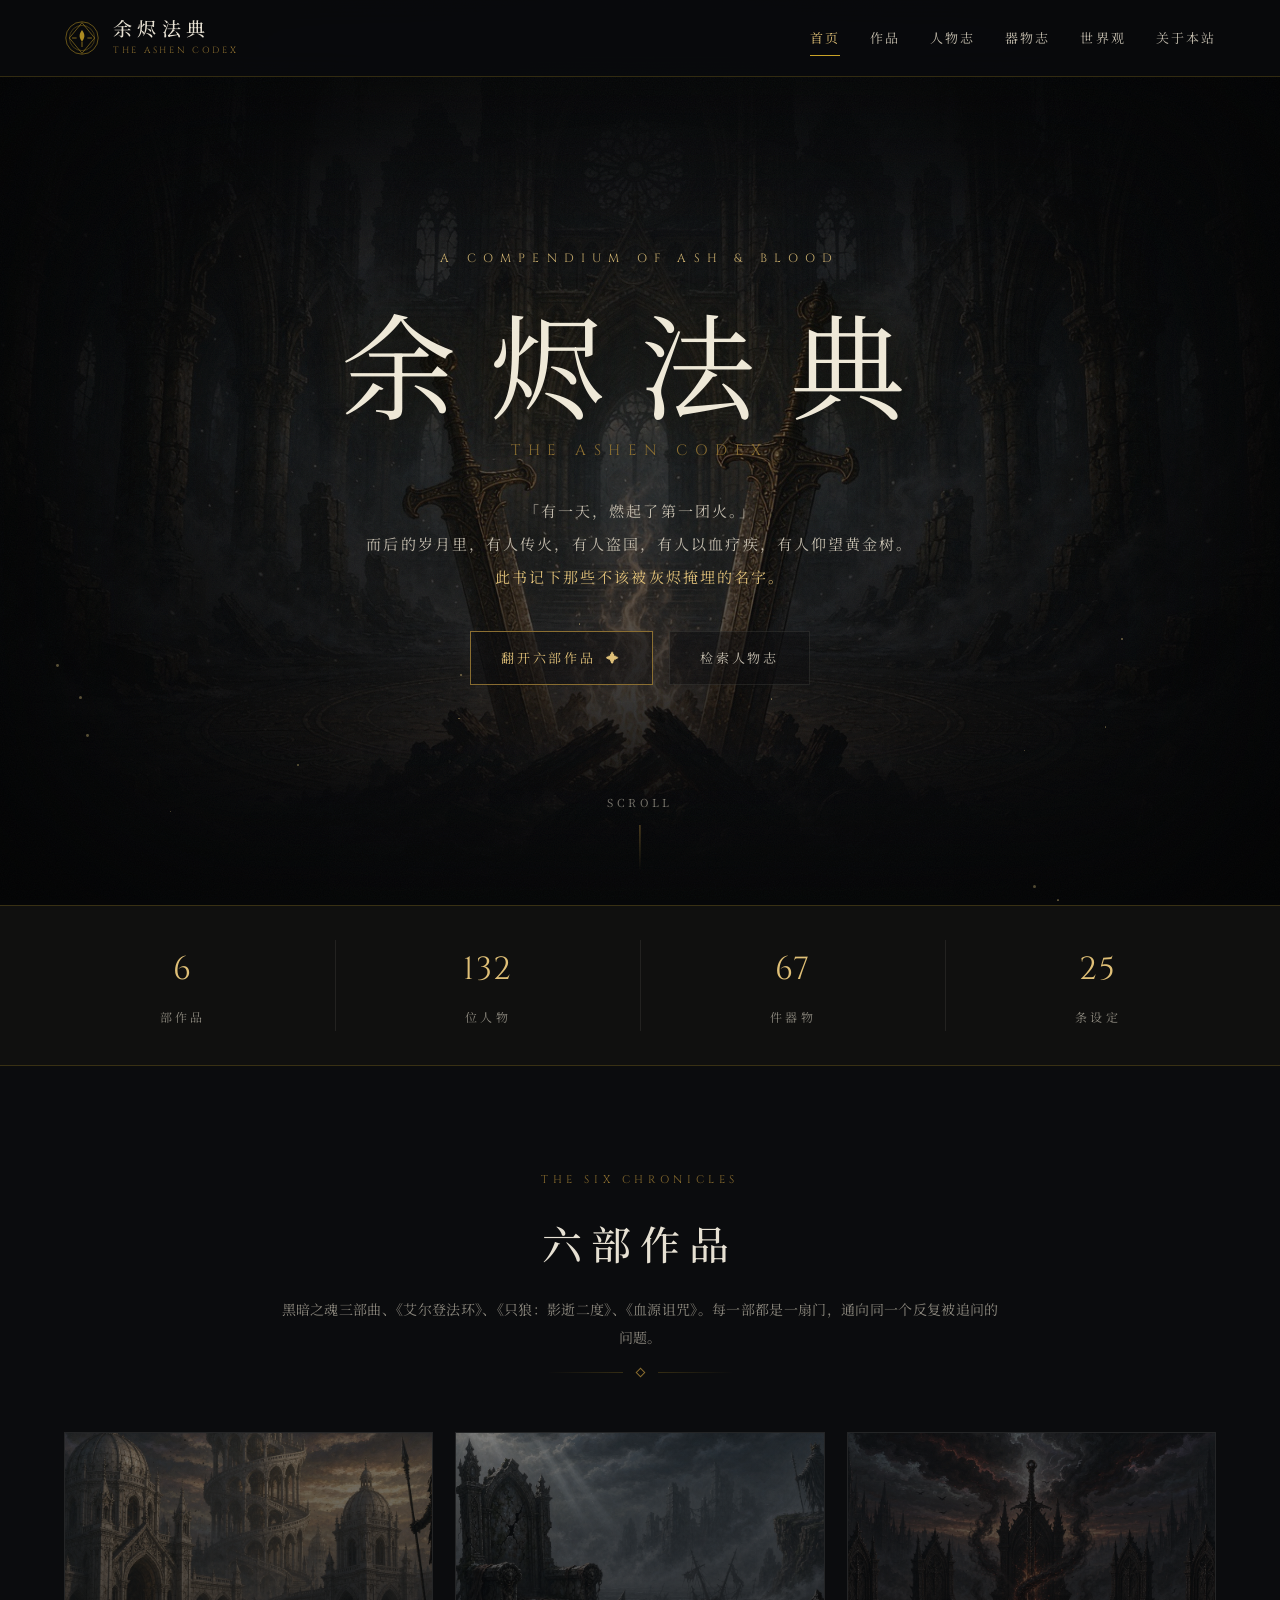
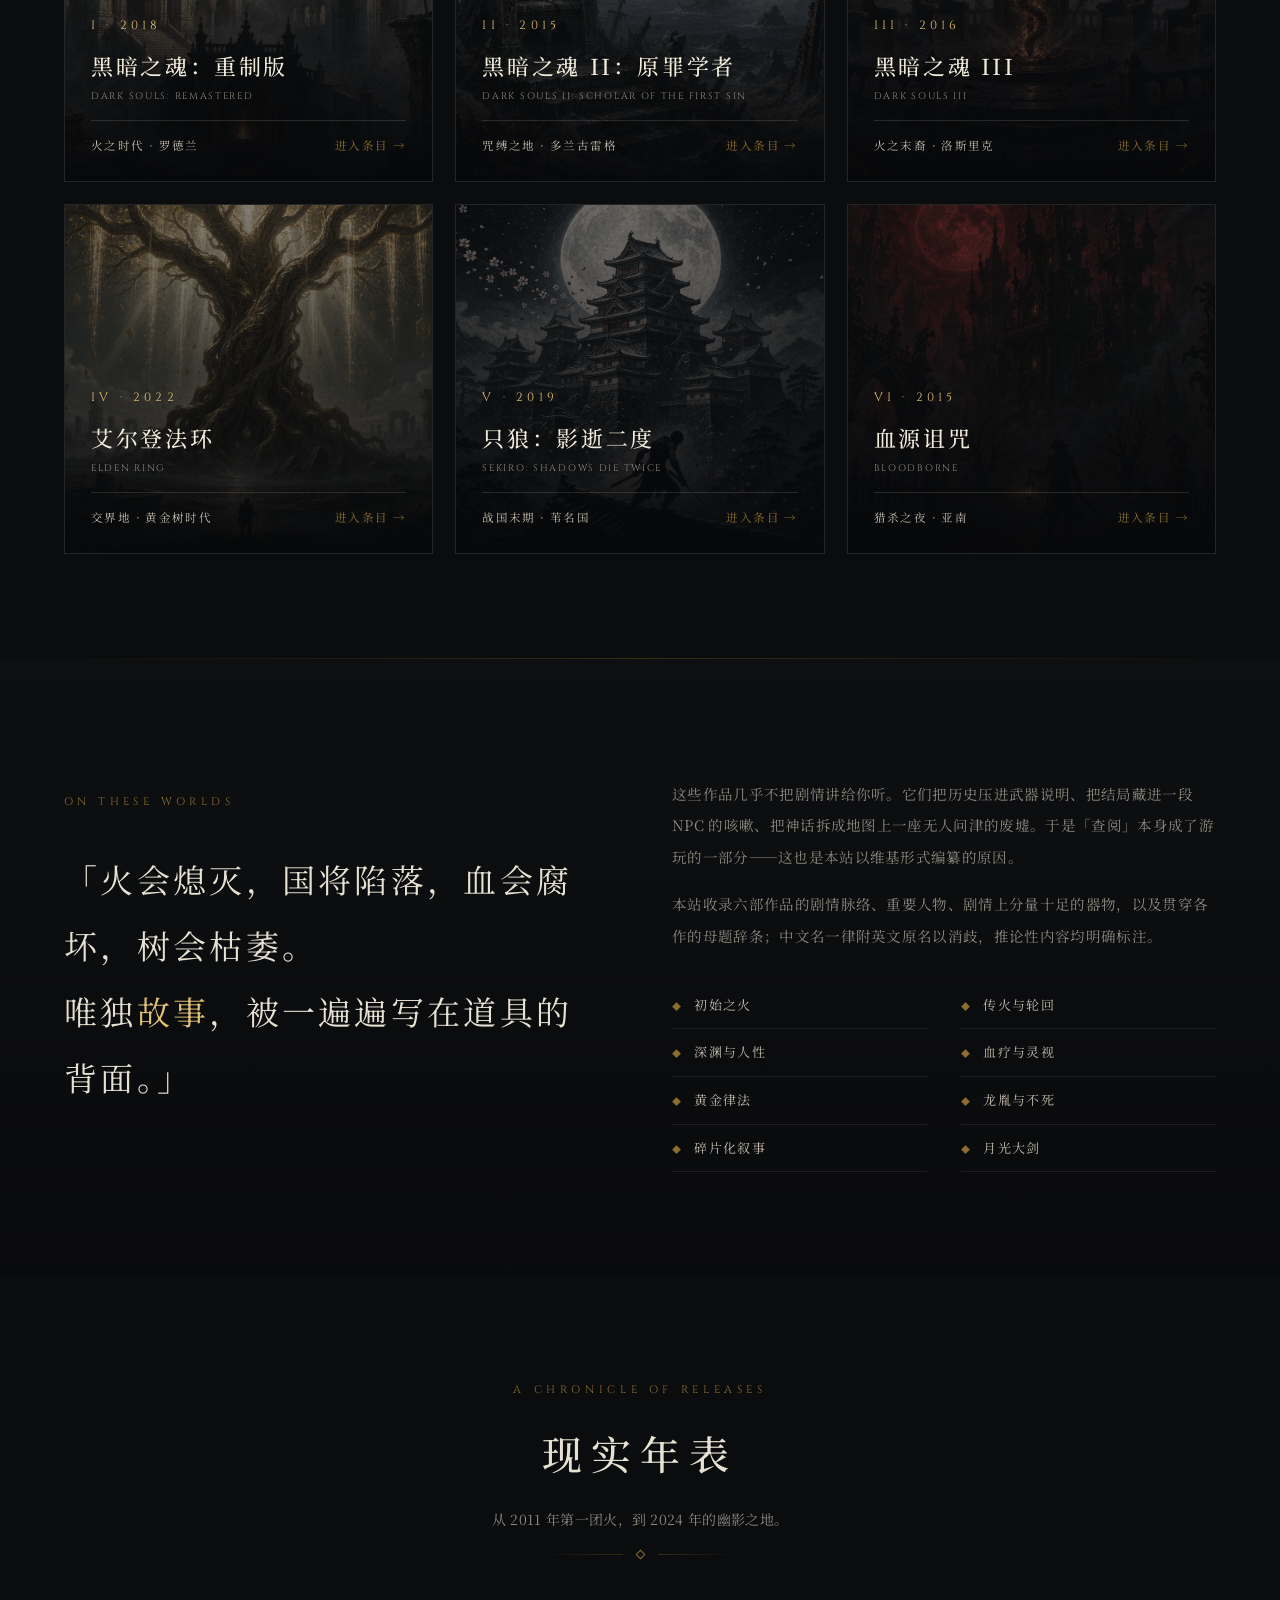
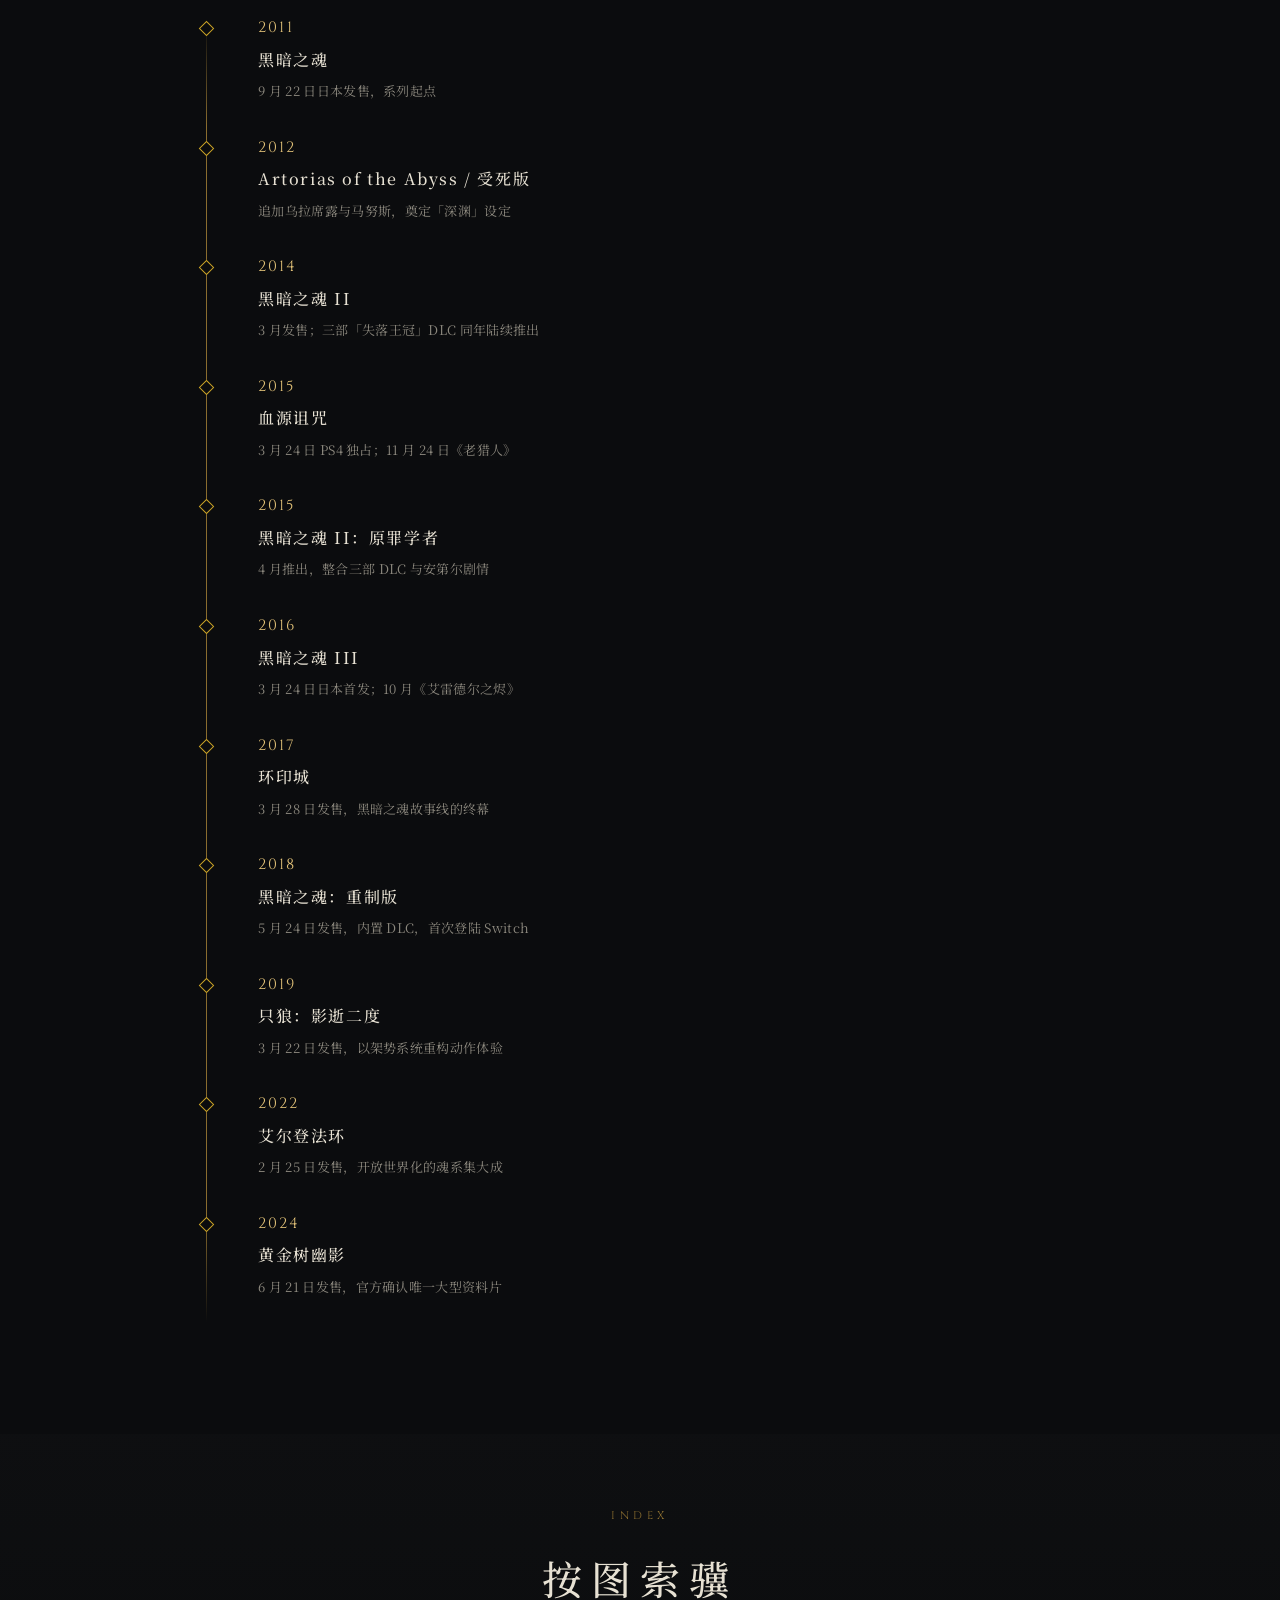
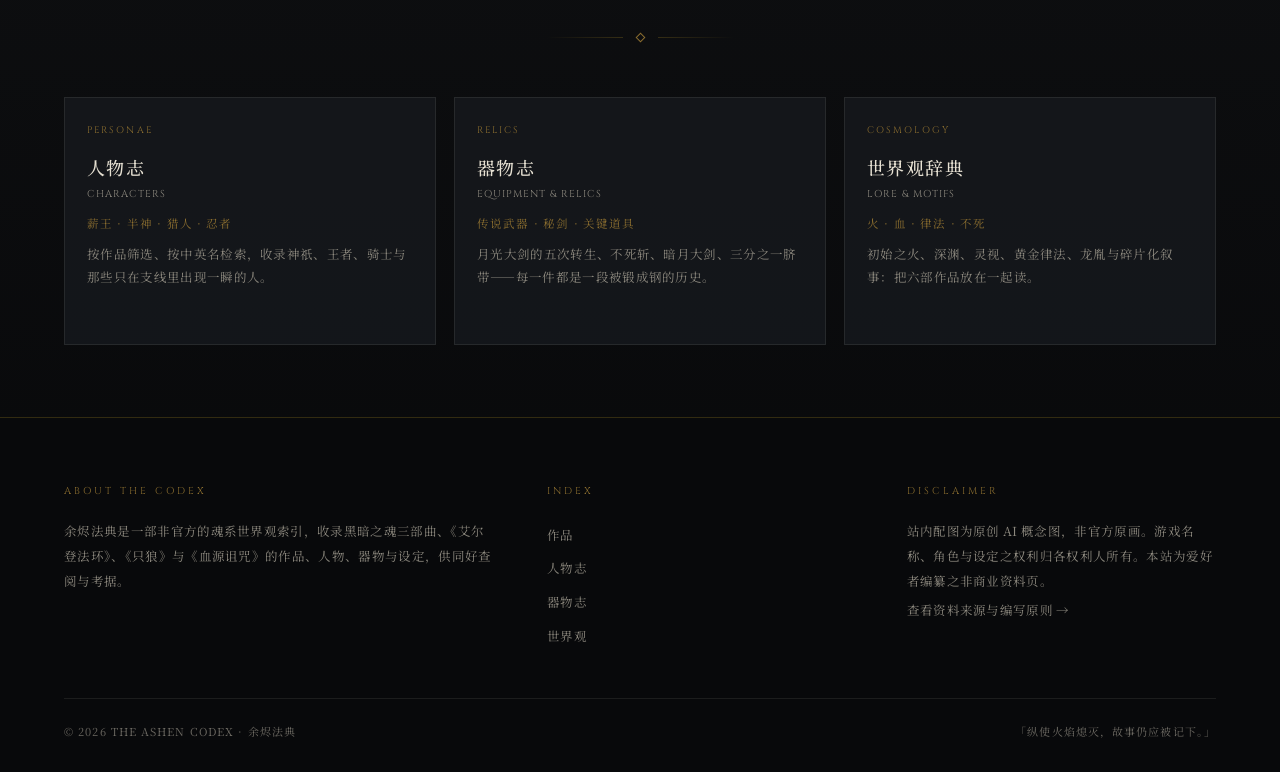
<file: index.html>
<!DOCTYPE html>
<html lang="zh-CN">
<head>
<meta charset="utf-8">
<meta name="viewport" content="width=device-width, initial-scale=1">
<title>余烬法典 · 魂系世界观维基 | THE ASHEN CODEX</title>
<meta name="description" content="余烬法典：收录黑暗之魂三部曲、艾尔登法环、只狼、血源诅咒的作品剧情、重要人物、标志性器物与世界观设定的中文资料索引。">
<link rel="stylesheet" href="https://fonts.googleapis.com/css2?family=Cinzel:wght@400;500&family=Noto+Serif+SC:wght@400;500&display=swap" media="print" onload="this.media='all'">
<link rel="stylesheet" href="assets/css/style.css">
</head>
<body>
<div id="site-head"></div>

<section class="hero">
  <div class="hero-in">
    <div class="eyebrow">A COMPENDIUM OF ASH &amp; BLOOD</div>
    <h1>余烬法典</h1>
    <div class="sub-en">THE ASHEN CODEX</div>
    <p class="quote">「有一天，燃起了第一团火。」<br>而后的岁月里，有人传火，有人盗国，有人以血疗疾，有人仰望黄金树。<br><em>此书记下那些不该被灰烬掩埋的名字。</em></p>
    <div class="hero-actions">
      <a class="btn" href="works.html">翻开六部作品 <span>✦</span></a>
      <a class="btn ghost" href="characters.html">检索人物志</a>
    </div>
  </div>
  <div class="scroll-cue">SCROLL<span></span></div>
</section>

<section class="stats">
  <div class="wrap stats-in" id="stats"></div>
</section>

<section class="section" id="works">
  <div class="wrap">
    <div class="sec-head reveal">
      <div class="kicker">THE SIX CHRONICLES</div>
      <h2>六部作品</h2>
      <p>黑暗之魂三部曲、《艾尔登法环》、《只狼：影逝二度》、《血源诅咒》。每一部都是一扇门，通向同一个反复被追问的问题。</p>
      <div class="orn"><i></i><b></b><i></i></div>
    </div>
    <div class="work-grid" id="workGrid"></div>
  </div>
</section>

<div class="divider"></div>

<section class="section alt">
  <div class="wrap manifesto">
    <div class="reveal">
      <div class="kicker mono" style="color:var(--gold-d);letter-spacing:.4em;font-size:11px">ON THESE WORLDS</div>
      <p class="big-q">「火会熄灭，国将陷落，血会腐坏，树会枯萎。<br>唯独<em>故事</em>，被一遍遍写在道具的背面。」</p>
    </div>
    <div class="reveal">
      <p>这些作品几乎不把剧情讲给你听。它们把历史压进武器说明、把结局藏进一段 NPC 的咳嗽、把神话拆成地图上一座无人问津的废墟。于是「查阅」本身成了游玩的一部分——这也是本站以维基形式编纂的原因。</p>
      <p style="margin-top:14px">本站收录六部作品的剧情脉络、重要人物、剧情上分量十足的器物，以及贯穿各作的母题辞条；中文名一律附英文原名以消歧，推论性内容均明确标注。</p>
      <div class="lore-list" id="homeThemes"></div>
    </div>
  </div>
</section>

<section class="section">
  <div class="wrap">
    <div class="sec-head reveal">
      <div class="kicker">A CHRONICLE OF RELEASES</div>
      <h2>现实年表</h2>
      <p>从 2011 年第一团火，到 2024 年的幽影之地。</p>
      <div class="orn"><i></i><b></b><i></i></div>
    </div>
    <div class="timeline" id="homeTimeline"></div>
  </div>
</section>

<section class="section alt tight">
  <div class="wrap">
    <div class="sec-head reveal"><div class="kicker">INDEX</div><h2>按图索骥</h2><div class="orn"><i></i><b></b><i></i></div></div>
    <div class="card-grid">
      <a class="entity reveal" href="characters.html" style="min-height:170px"><div class="wk">PERSONAE</div><h3>人物志</h3><div class="en">CHARACTERS</div><div class="role">薪王 · 半神 · 猎人 · 忍者</div><p class="desc">按作品筛选、按中英名检索，收录神祇、王者、骑士与那些只在支线里出现一瞬的人。</p><div class="more">进入 →</div></a>
      <a class="entity reveal" href="equipment.html" style="min-height:170px"><div class="wk">RELICS</div><h3>器物志</h3><div class="en">EQUIPMENT &amp; RELICS</div><div class="role">传说武器 · 秘剑 · 关键道具</div><p class="desc">月光大剑的五次转生、不死斩、暗月大剑、三分之一脐带——每一件都是一段被锻成钢的历史。</p><div class="more">进入 →</div></a>
      <a class="entity reveal" href="lore.html" style="min-height:170px"><div class="wk">COSMOLOGY</div><h3>世界观辞典</h3><div class="en">LORE &amp; MOTIFS</div><div class="role">火 · 血 · 律法 · 不死</div><p class="desc">初始之火、深渊、灵视、黄金律法、龙胤与碎片化叙事：把六部作品放在一起读。</p><div class="more">进入 →</div></a>
    </div>
  </div>
</section>

<div id="site-foot"></div>
<div class="modal" id="modal"><div class="modal-bg"></div><div class="modal-box" id="modalBox"></div></div>
<script src="assets/js/data-works.js"></script>
<script src="assets/js/data-characters-1.js"></script>
<script src="assets/js/data-characters-2.js"></script>
<script src="assets/js/data-equipment.js"></script>
<script src="assets/js/data-lore.js"></script>
<script src="assets/js/app.js"></script>
</body>
</html>
</file>
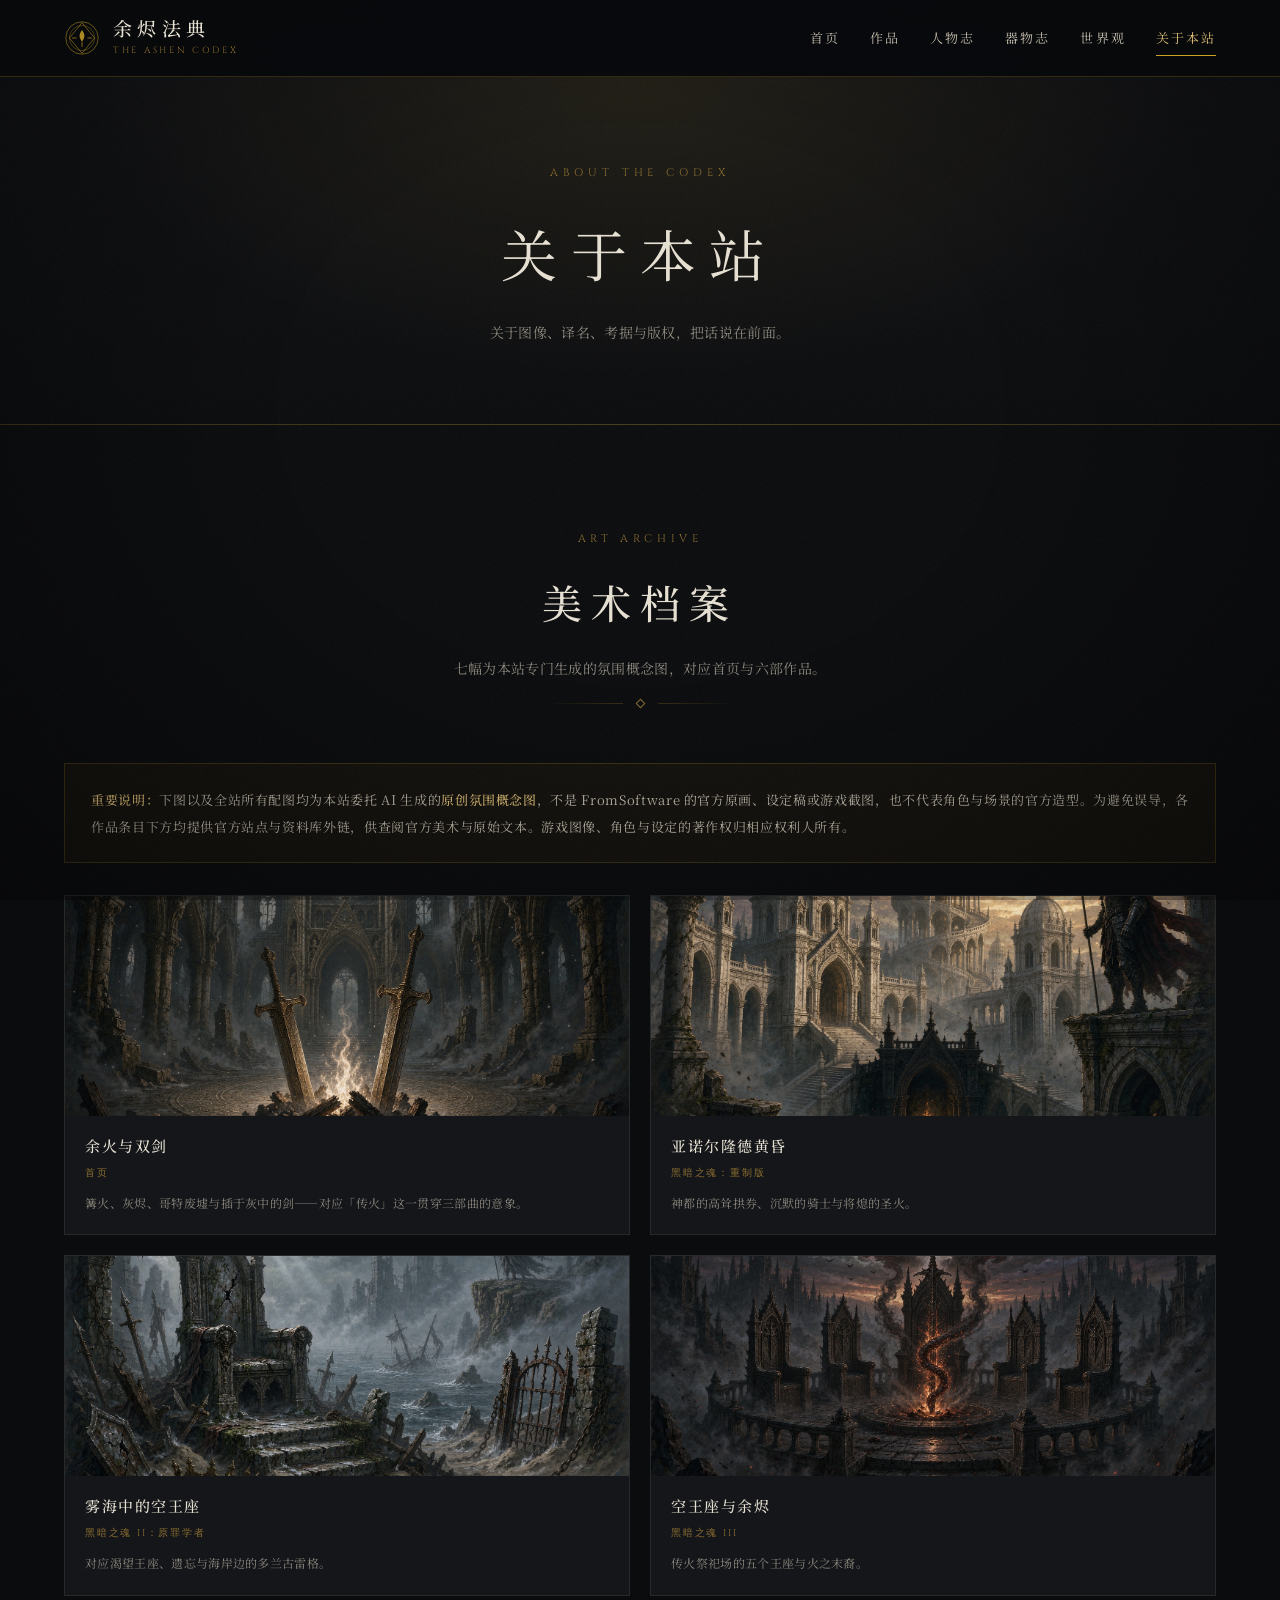
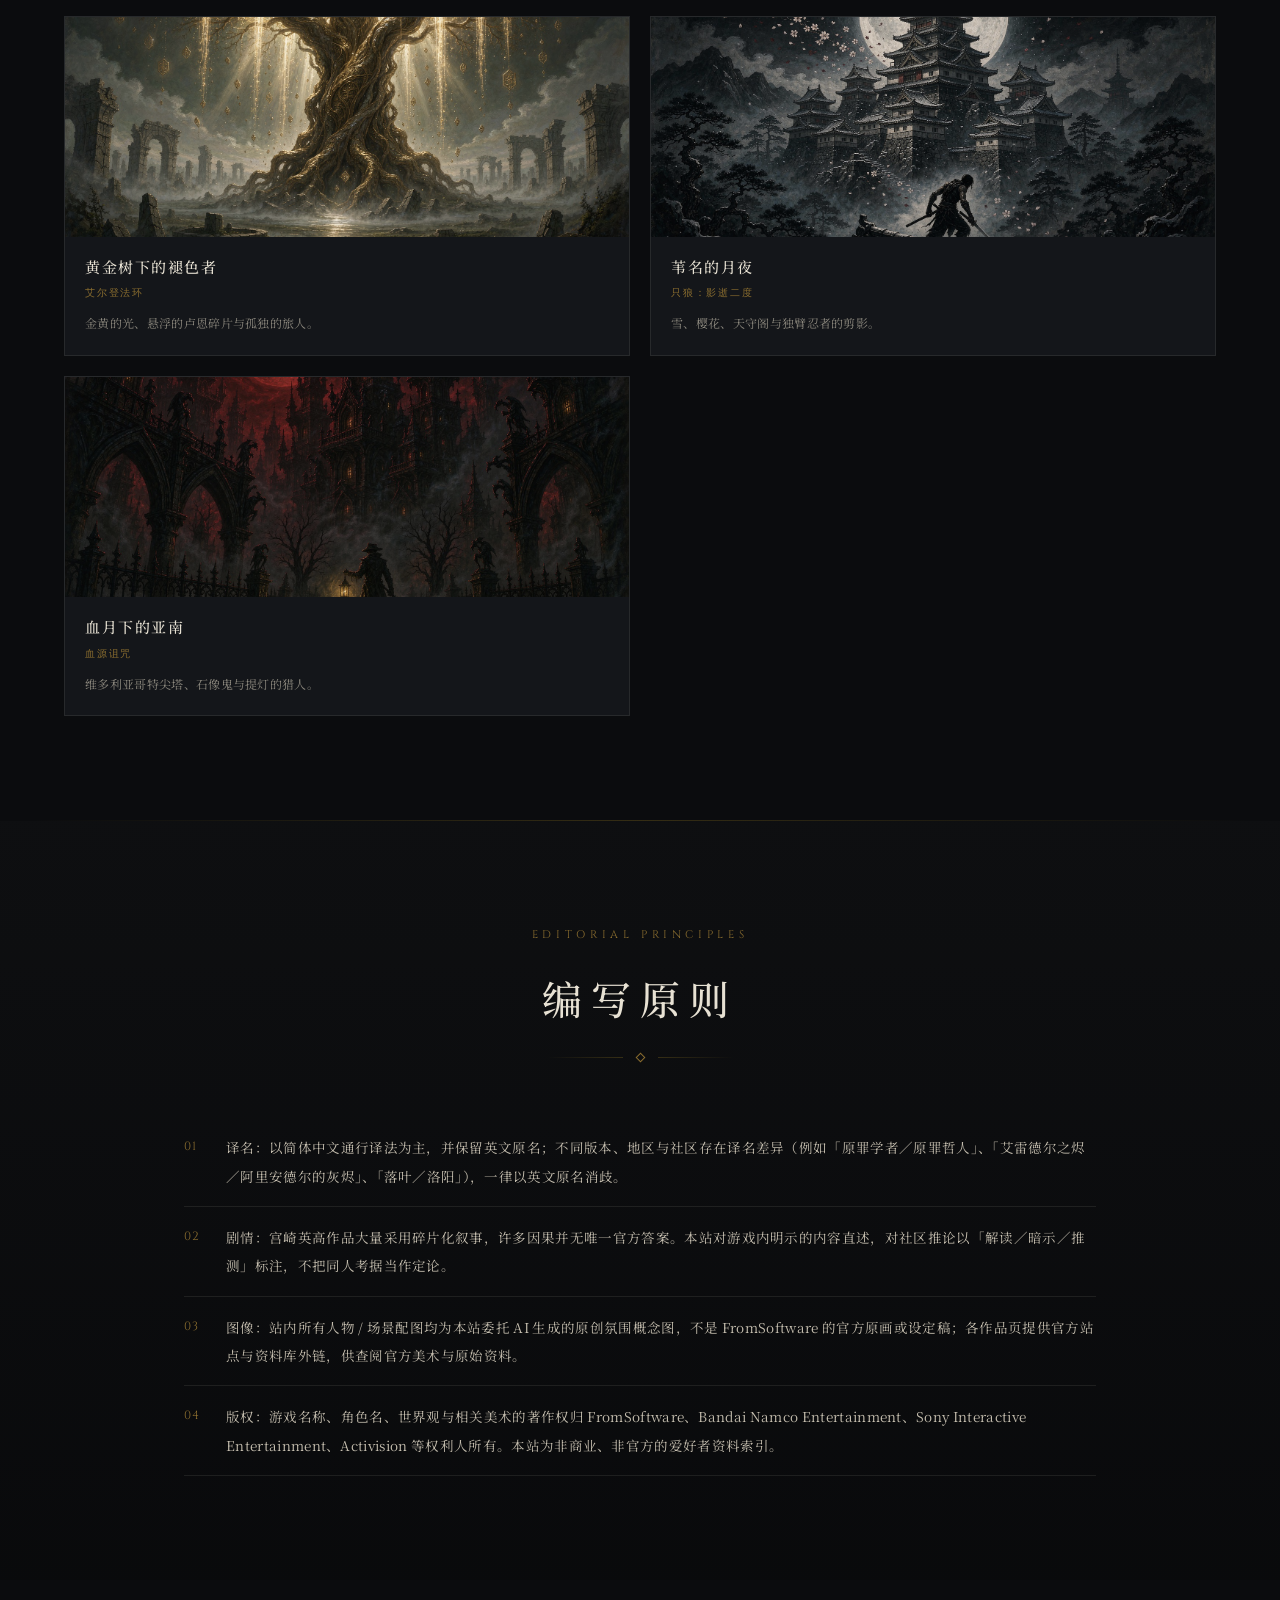
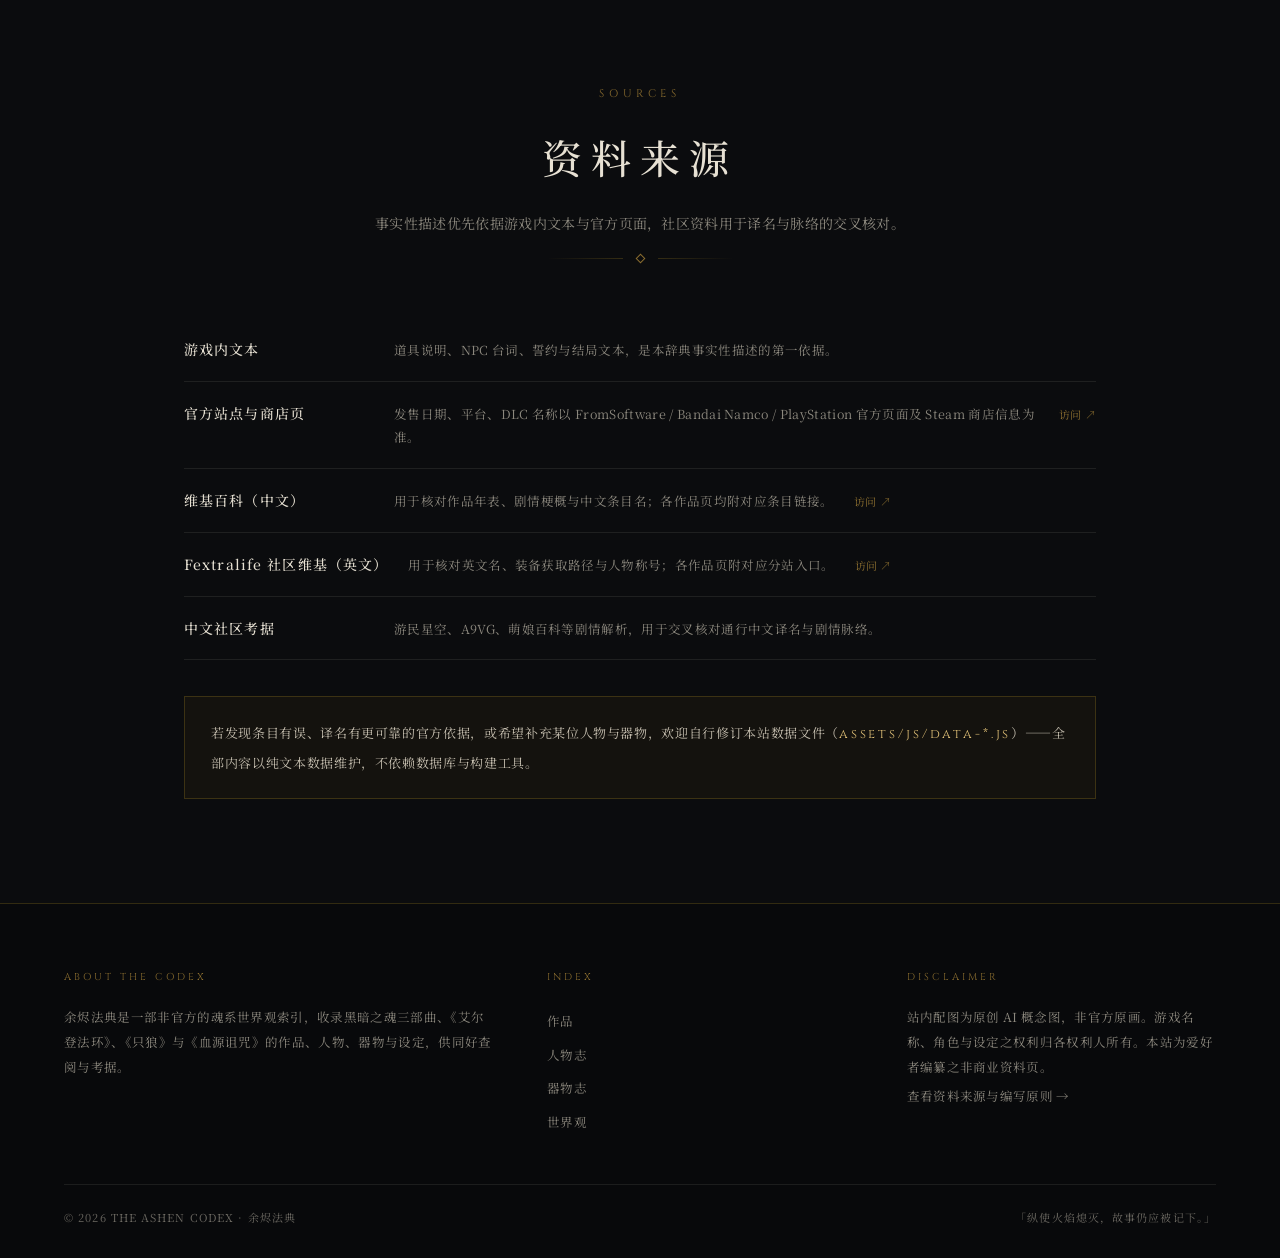
<file: about.html>
<!DOCTYPE html>
<html lang="zh-CN">
<head>
<meta charset="utf-8">
<meta name="viewport" content="width=device-width, initial-scale=1">
<title>关于本站 · 余烬法典</title>
<meta name="description" content="余烬法典的美术档案、资料来源、译名与版权说明。">
<link rel="stylesheet" href="https://fonts.googleapis.com/css2?family=Cinzel:wght@400;500&family=Noto+Serif+SC:wght@400;500&display=swap" media="print" onload="this.media='all'">
<link rel="stylesheet" href="assets/css/style.css">
</head>
<body>
<div id="site-head"></div>

<section class="page-hero">
  <div class="wrap">
    <div class="kicker">ABOUT THE CODEX</div>
    <h1>关于本站</h1>
    <p>关于图像、译名、考据与版权，把话说在前面。</p>
  </div>
</section>

<section class="section">
  <div class="wrap">
    <div class="sec-head reveal"><div class="kicker">ART ARCHIVE</div><h2>美术档案</h2><p>七幅为本站专门生成的氛围概念图，对应首页与六部作品。</p><div class="orn"><i></i><b></b><i></i></div></div>
    <div class="notice reveal" style="margin-bottom:32px">
      <strong>重要说明：</strong>下图以及全站所有配图均为本站委托 AI 生成的<strong>原创氛围概念图</strong>，不是 FromSoftware 的官方原画、设定稿或游戏截图，也不代表角色与场景的官方造型。为避免误导，各作品条目下方均提供官方站点与资料库外链，供查阅官方美术与原始文本。游戏图像、角色与设定的著作权归相应权利人所有。
    </div>
    <div class="gallery" id="gallery"></div>
  </div>
</section>

<div class="divider"></div>

<section class="section alt">
  <div class="wrap" style="max-width:980px">
    <div class="sec-head reveal"><div class="kicker">EDITORIAL PRINCIPLES</div><h2>编写原则</h2><div class="orn"><i></i><b></b><i></i></div></div>
    <ol class="note-list reveal" id="notes"></ol>
  </div>
</section>

<section class="section">
  <div class="wrap" style="max-width:980px">
    <div class="sec-head reveal"><div class="kicker">SOURCES</div><h2>资料来源</h2><p>事实性描述优先依据游戏内文本与官方页面，社区资料用于译名与脉络的交叉核对。</p><div class="orn"><i></i><b></b><i></i></div></div>
    <div id="sources" class="reveal"></div>
    <div class="notice" style="margin-top:36px">
      若发现条目有误、译名有更可靠的官方依据，或希望补充某位人物与器物，欢迎自行修订本站数据文件（<span class="mono" style="color:var(--gold-l)">assets/js/data-*.js</span>）——全部内容以纯文本数据维护，不依赖数据库与构建工具。
    </div>
  </div>
</section>

<div id="site-foot"></div>
<div class="modal" id="modal"><div class="modal-bg"></div><div class="modal-box" id="modalBox"></div></div>
<script src="assets/js/data-works.js"></script>
<script src="assets/js/data-characters-1.js"></script>
<script src="assets/js/data-characters-2.js"></script>
<script src="assets/js/data-equipment.js"></script>
<script src="assets/js/data-lore.js"></script>
<script src="assets/js/app.js"></script>
</body>
</html>
</file>
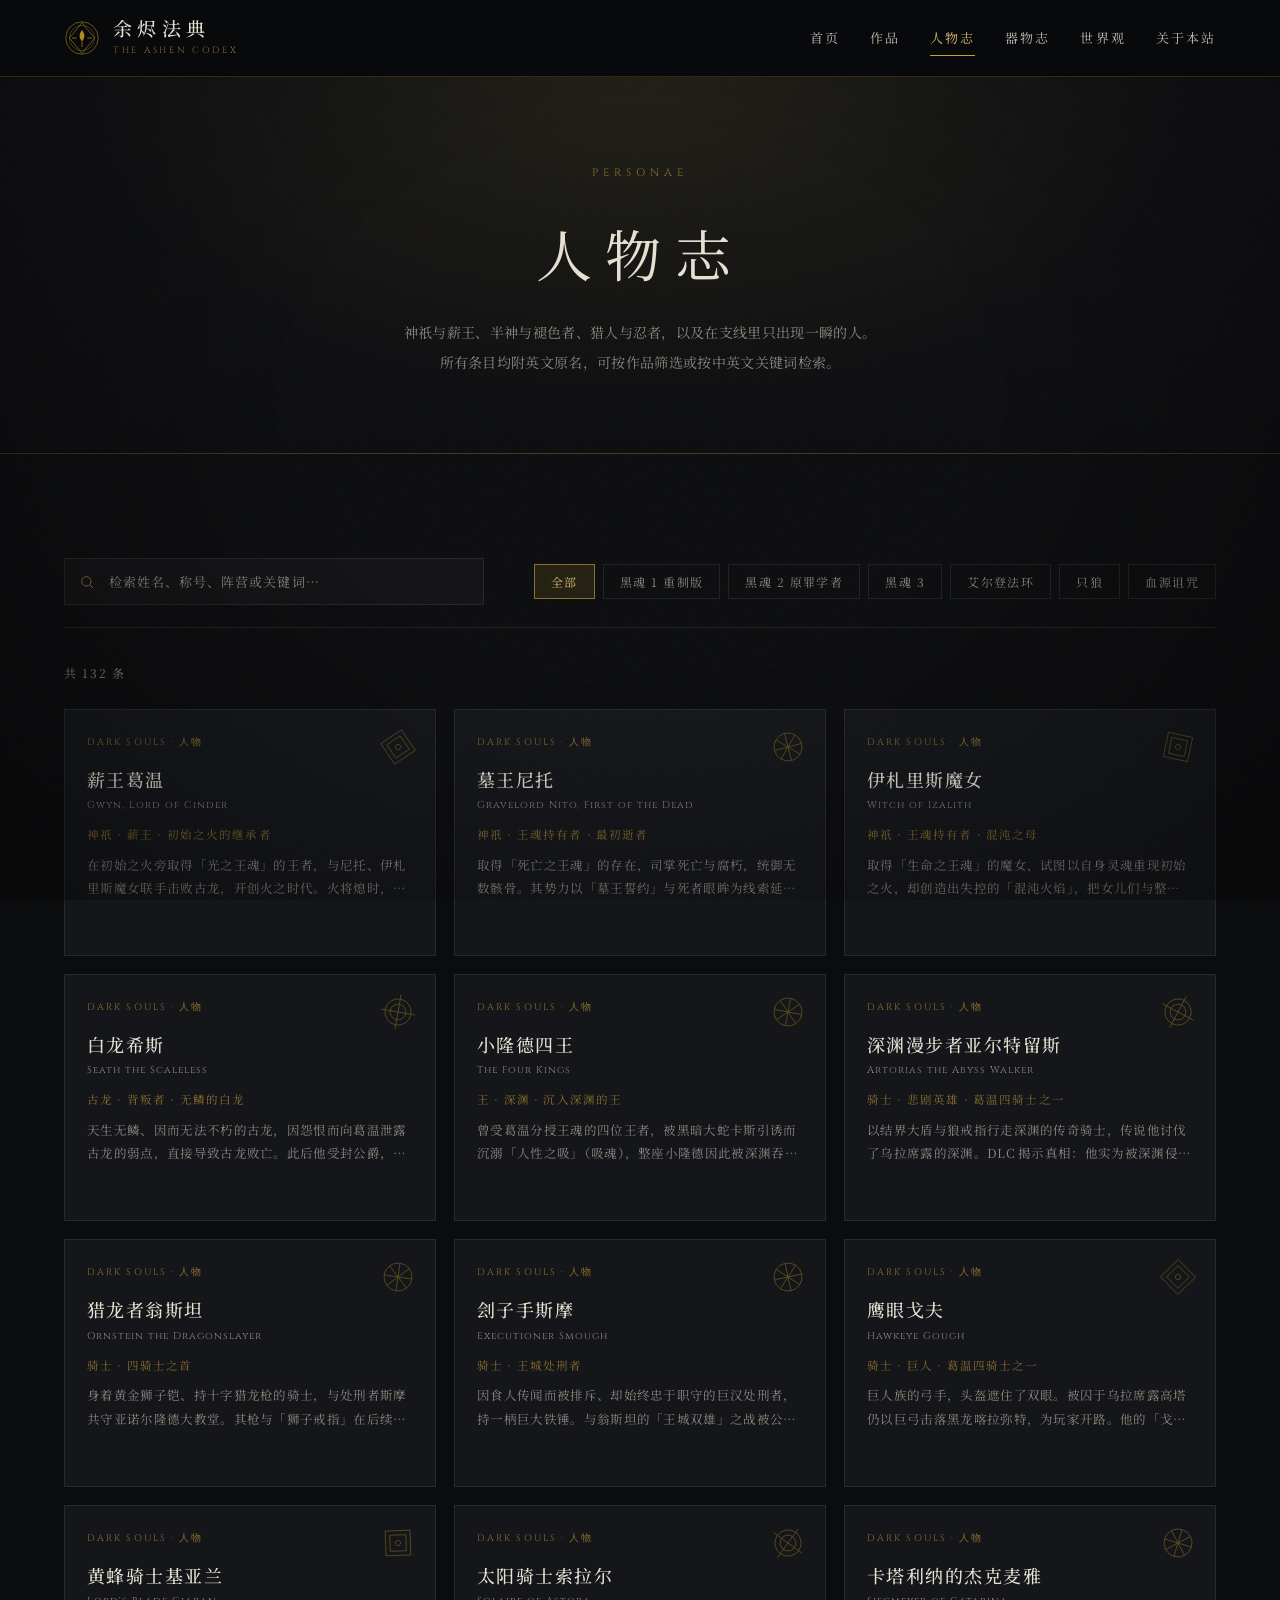
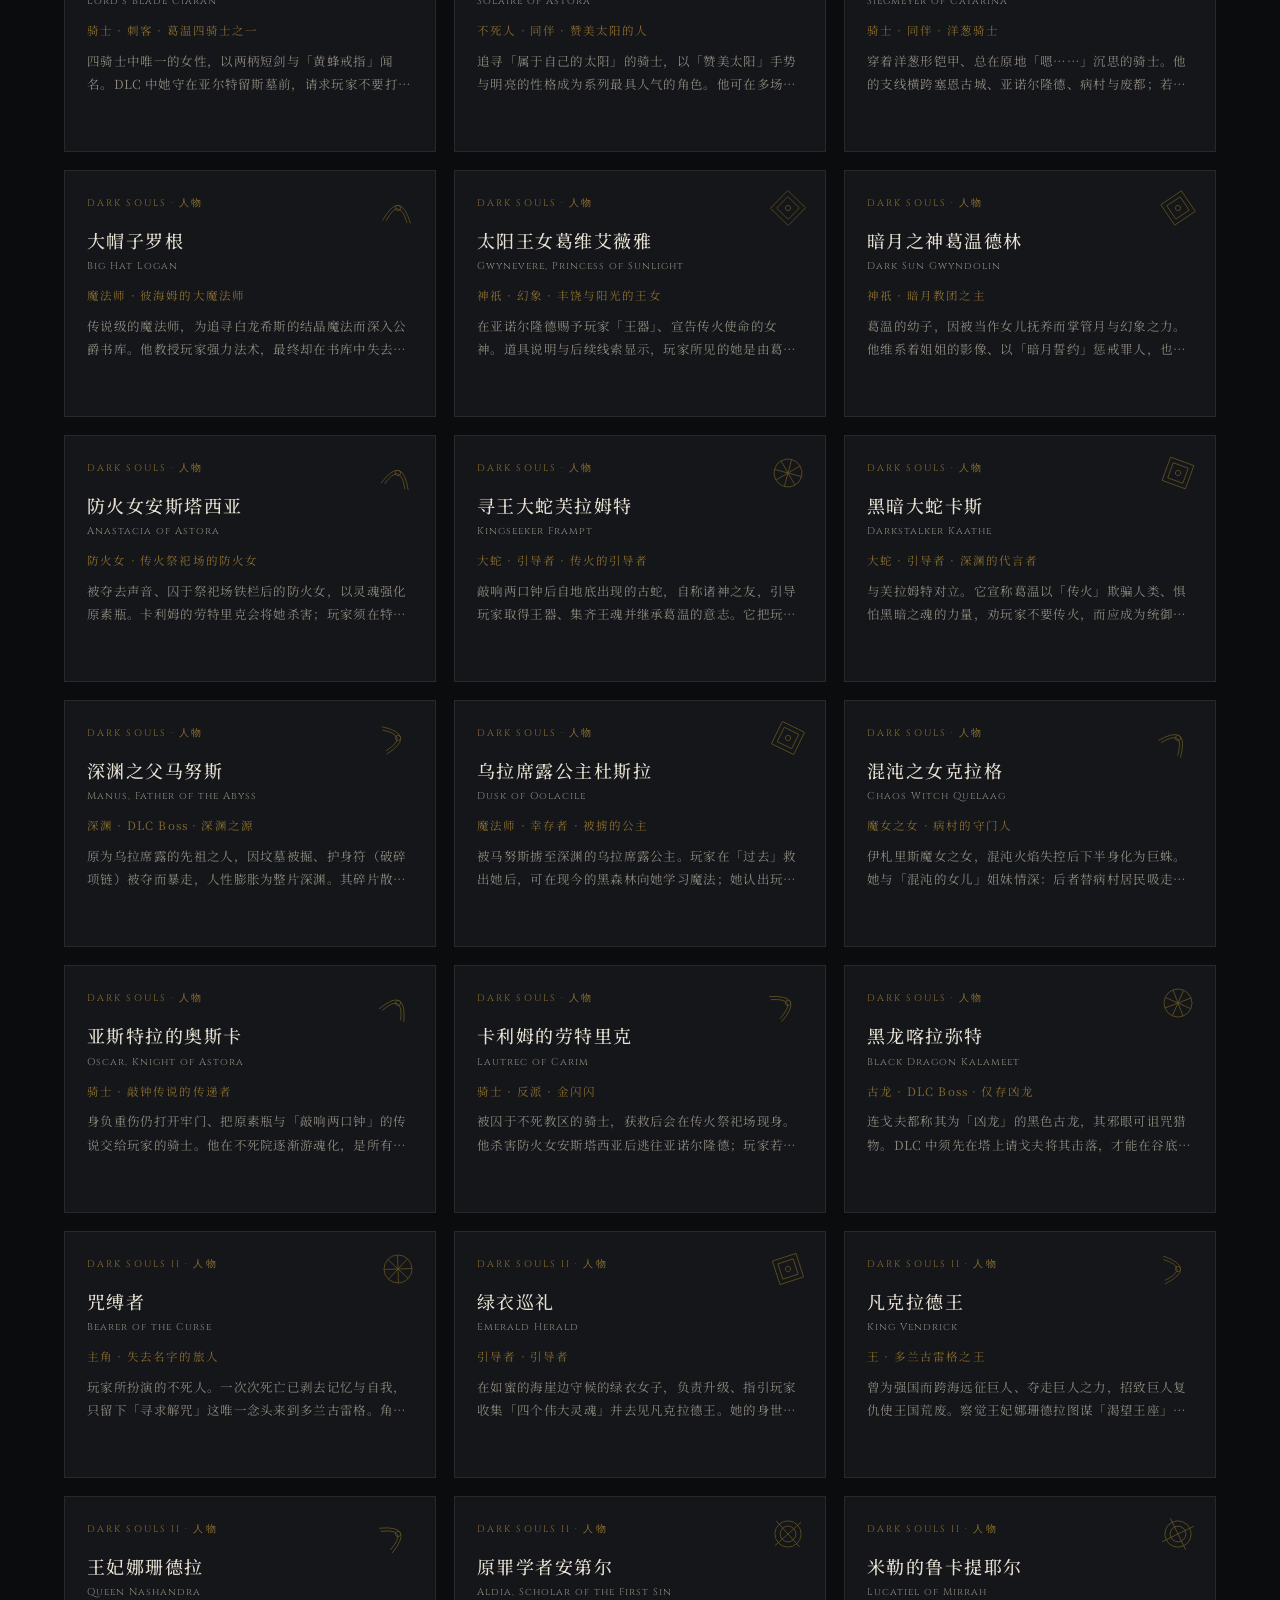
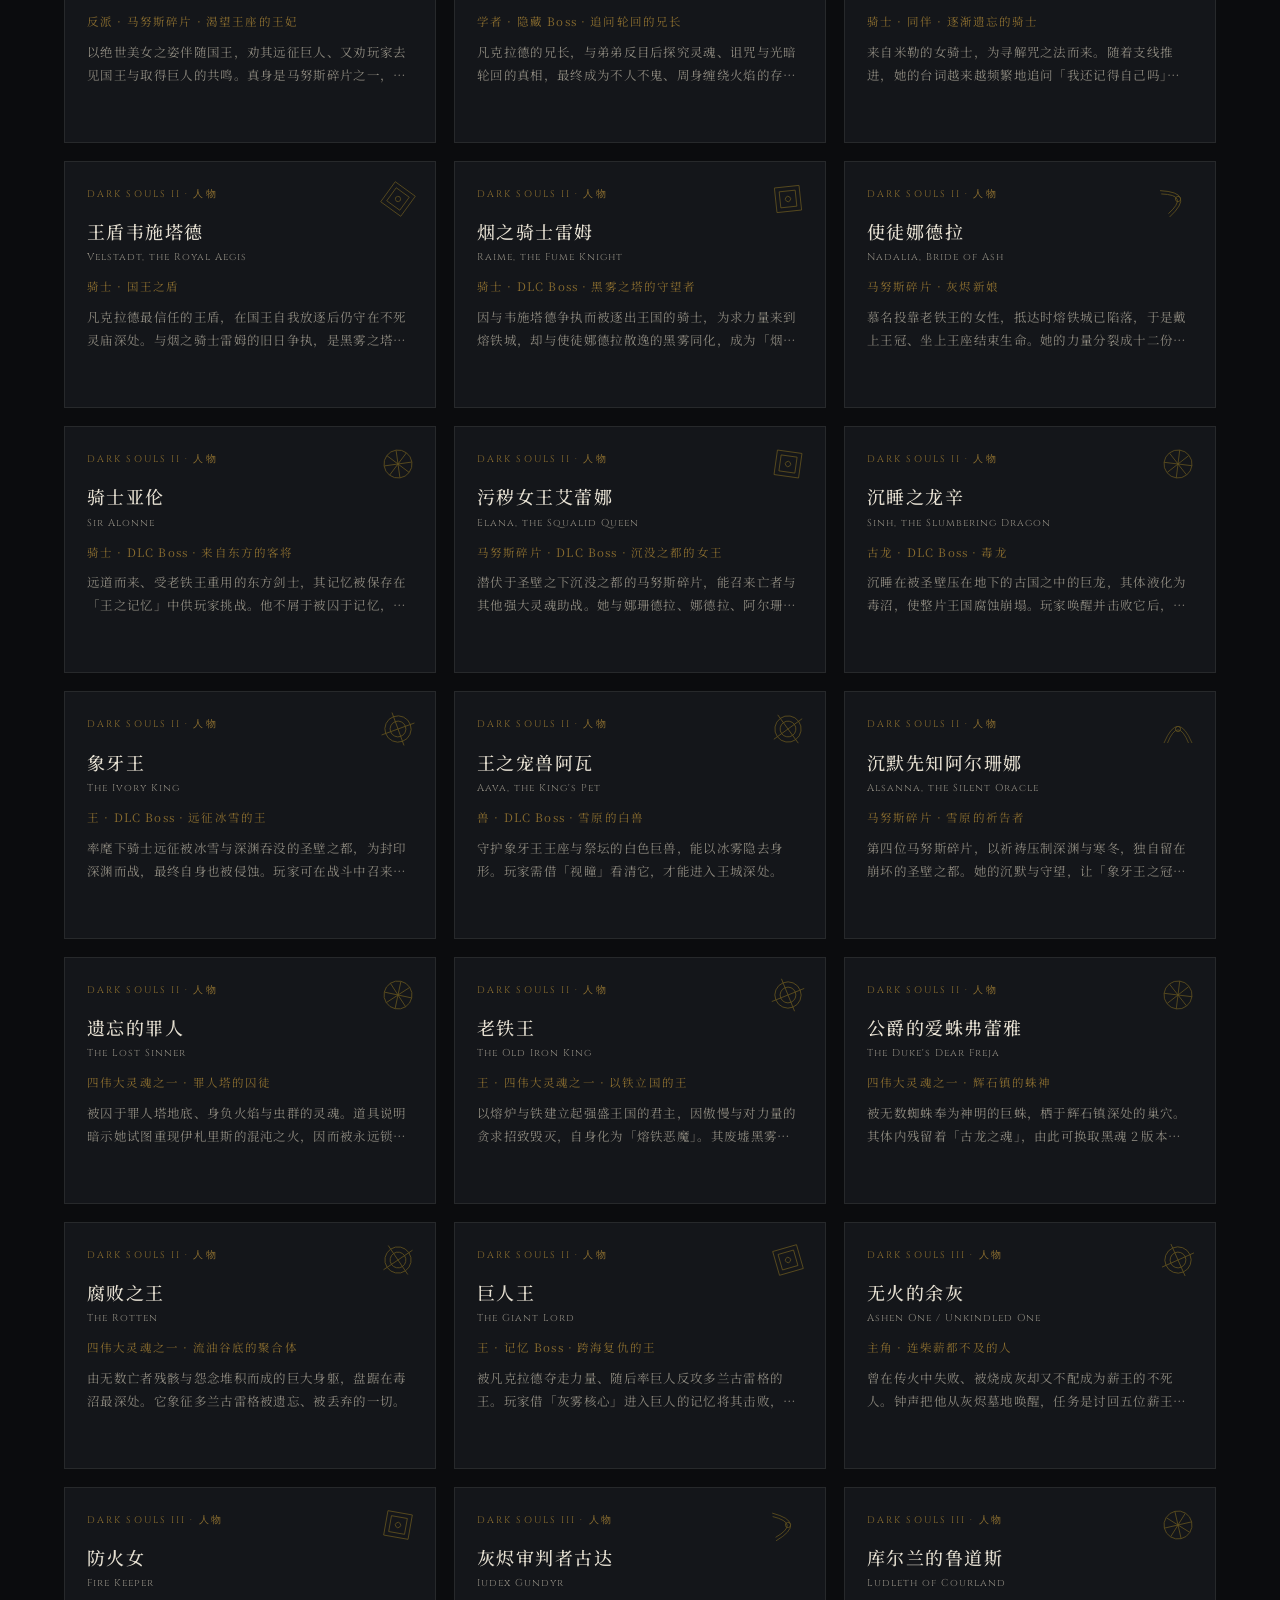
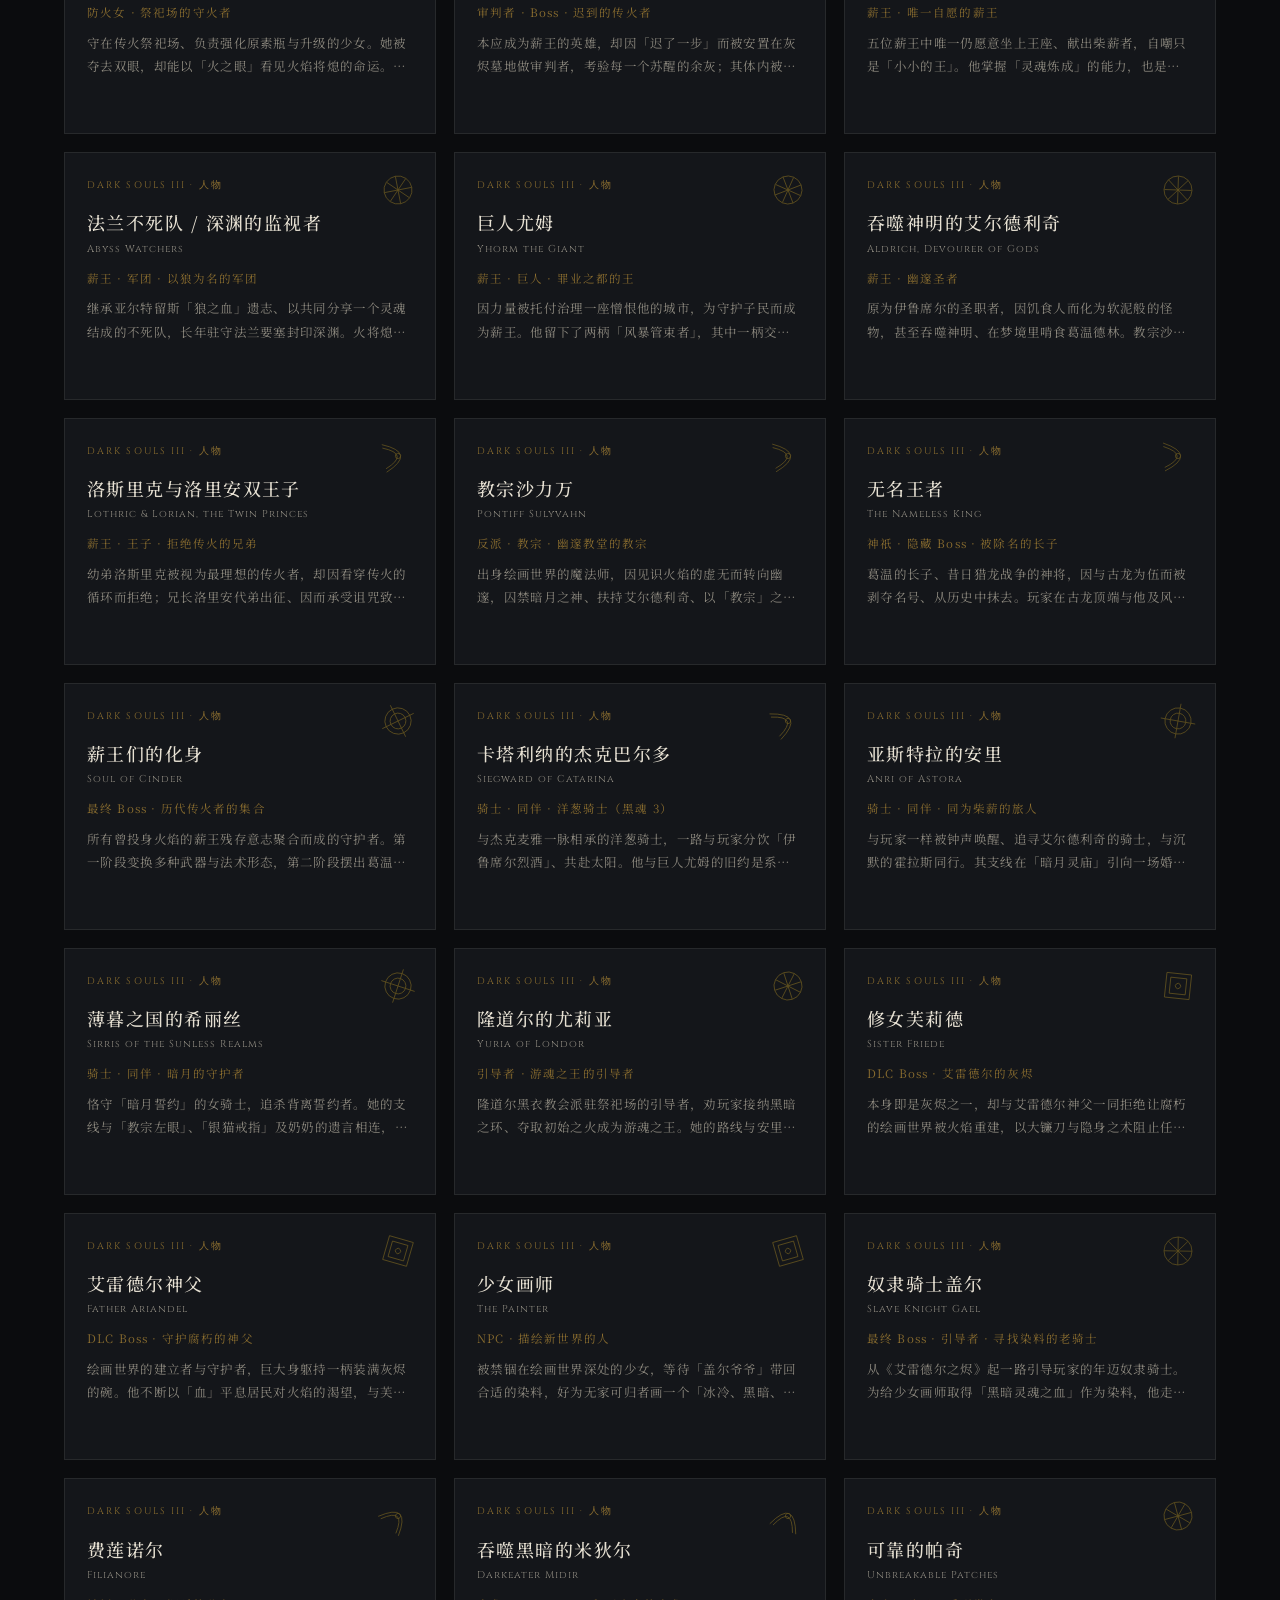
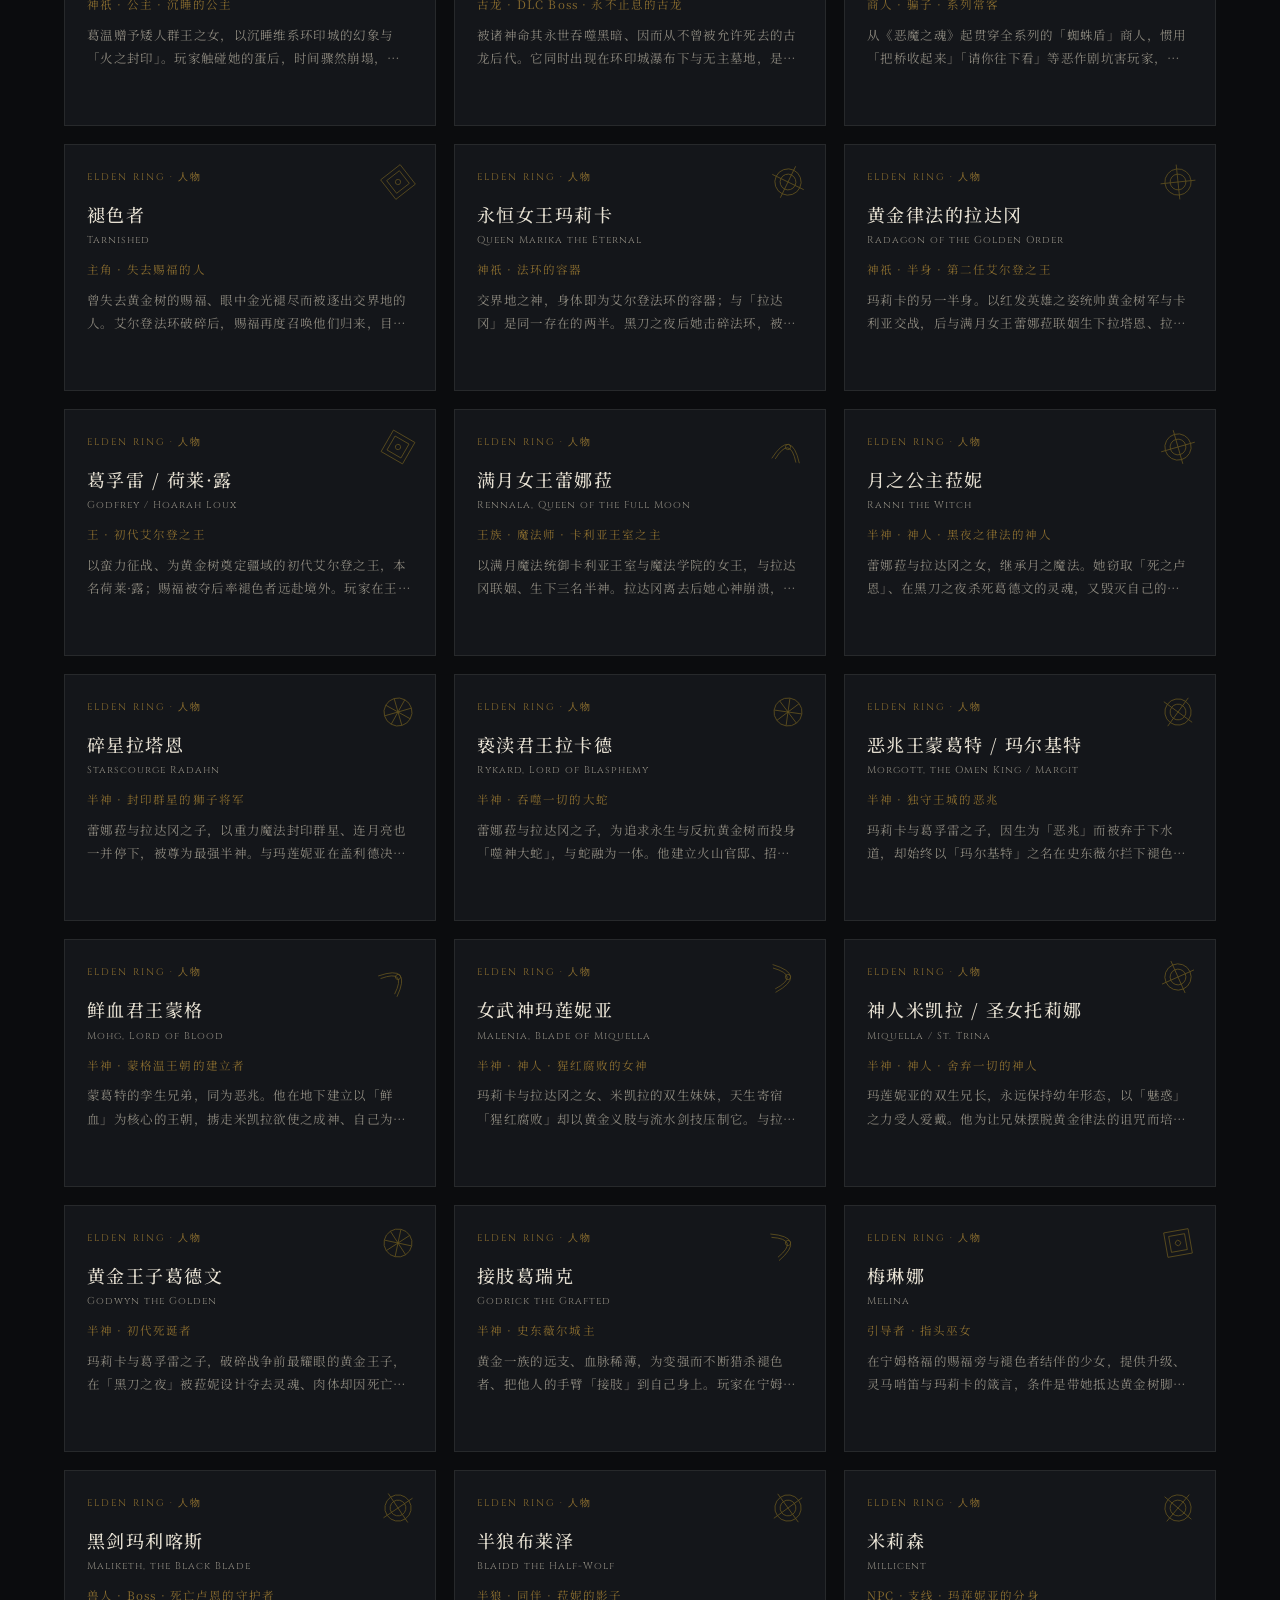
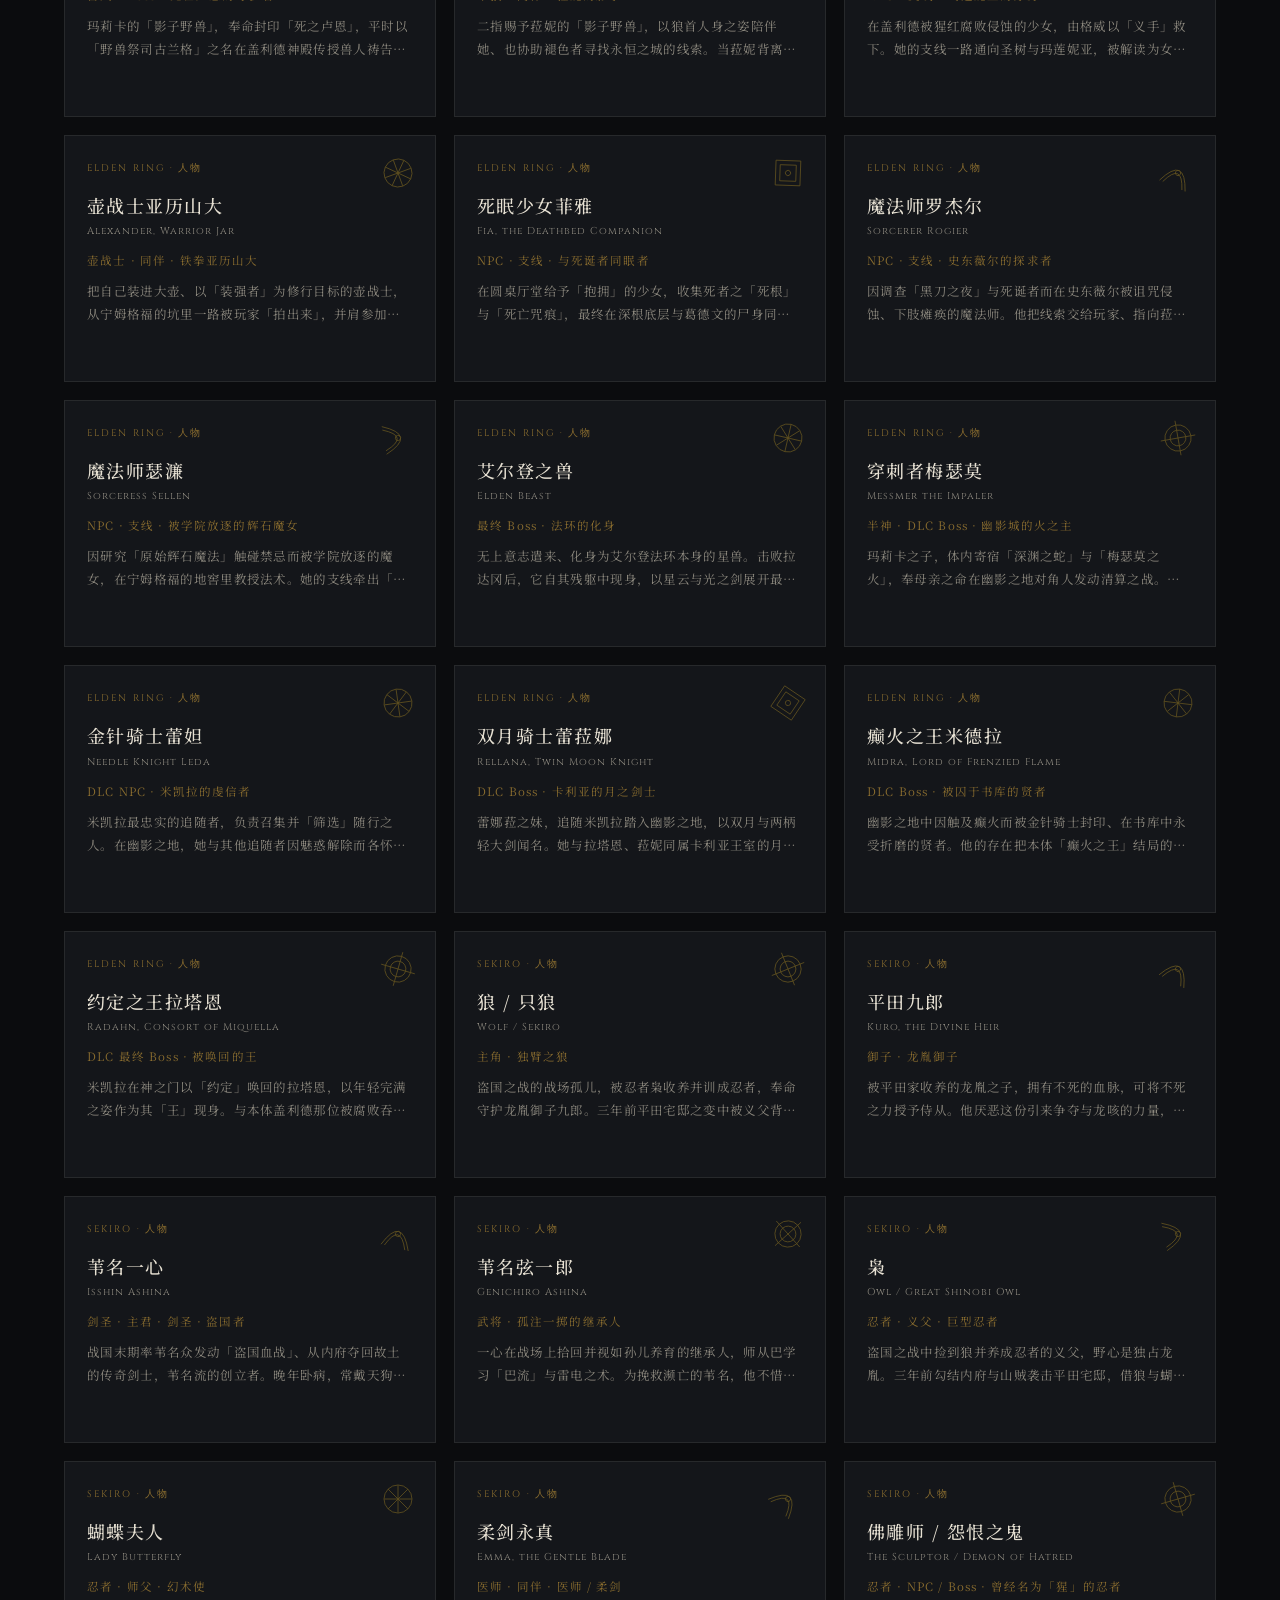
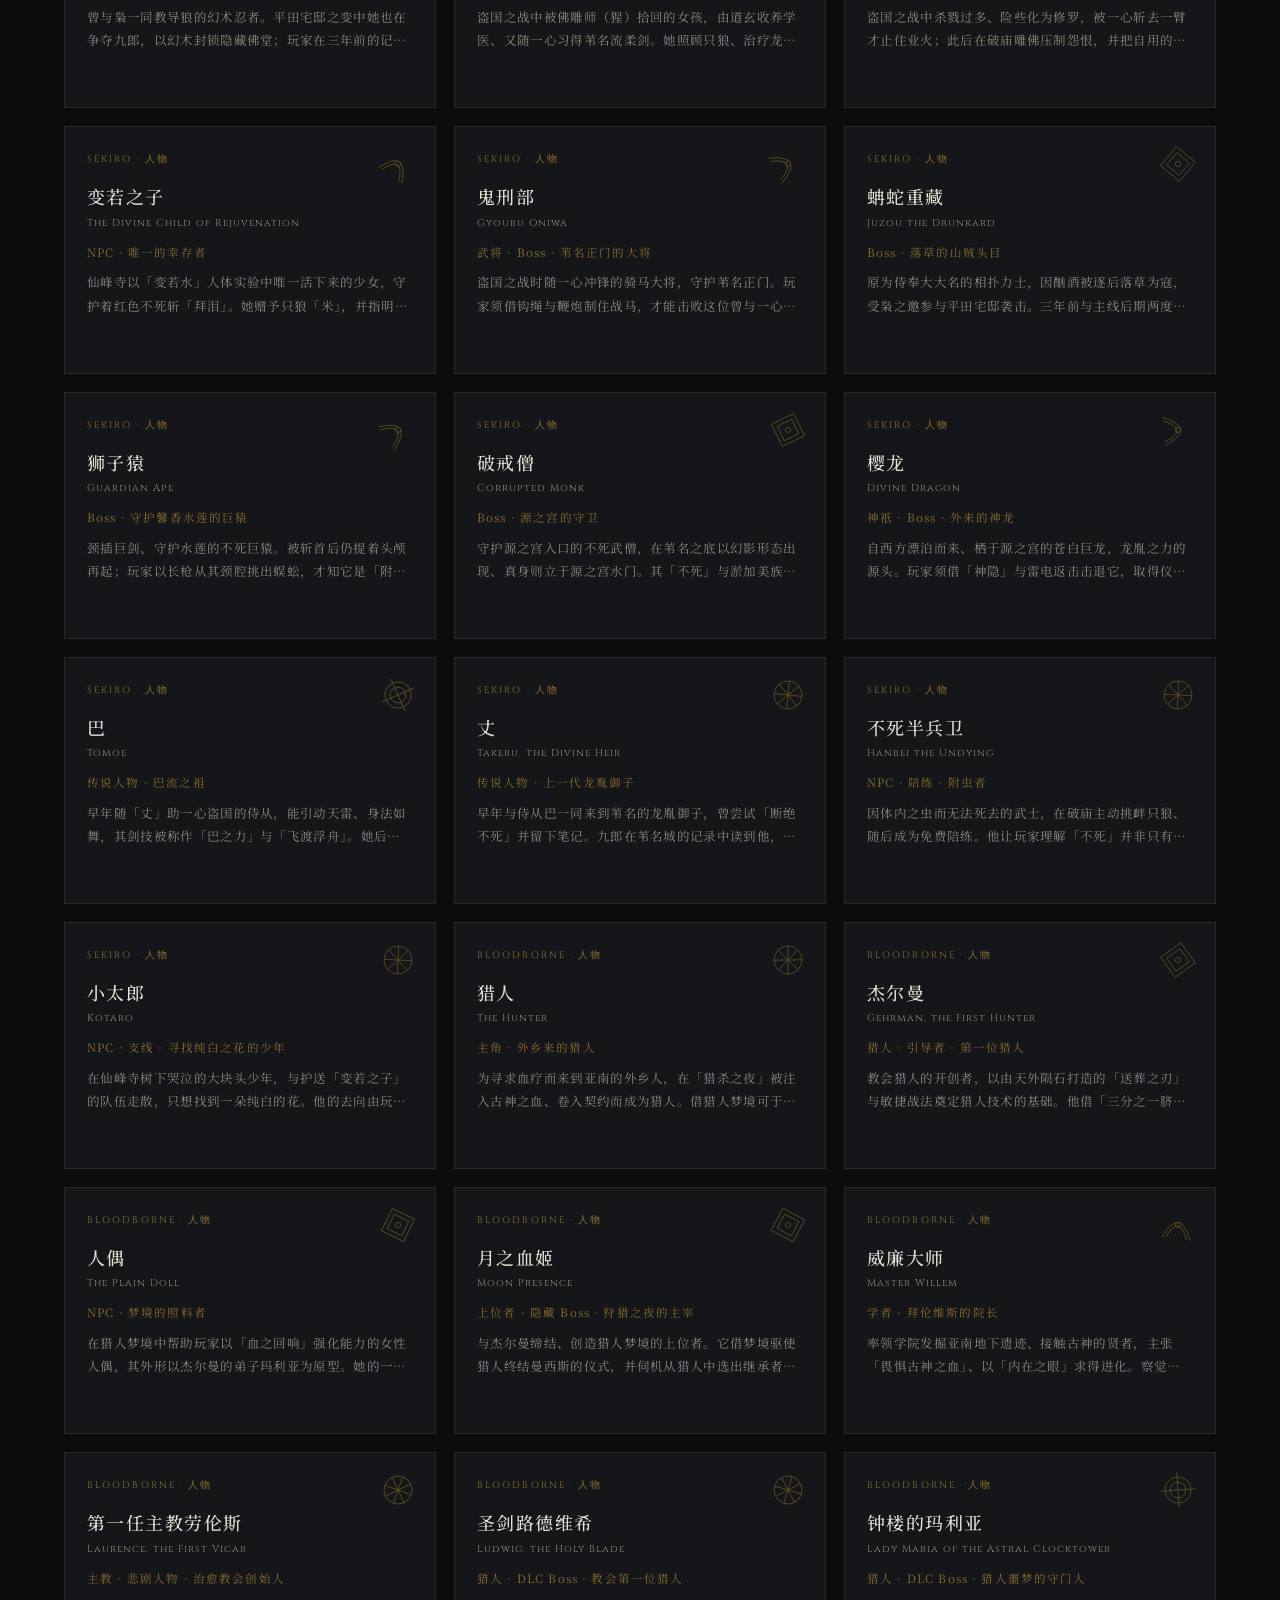
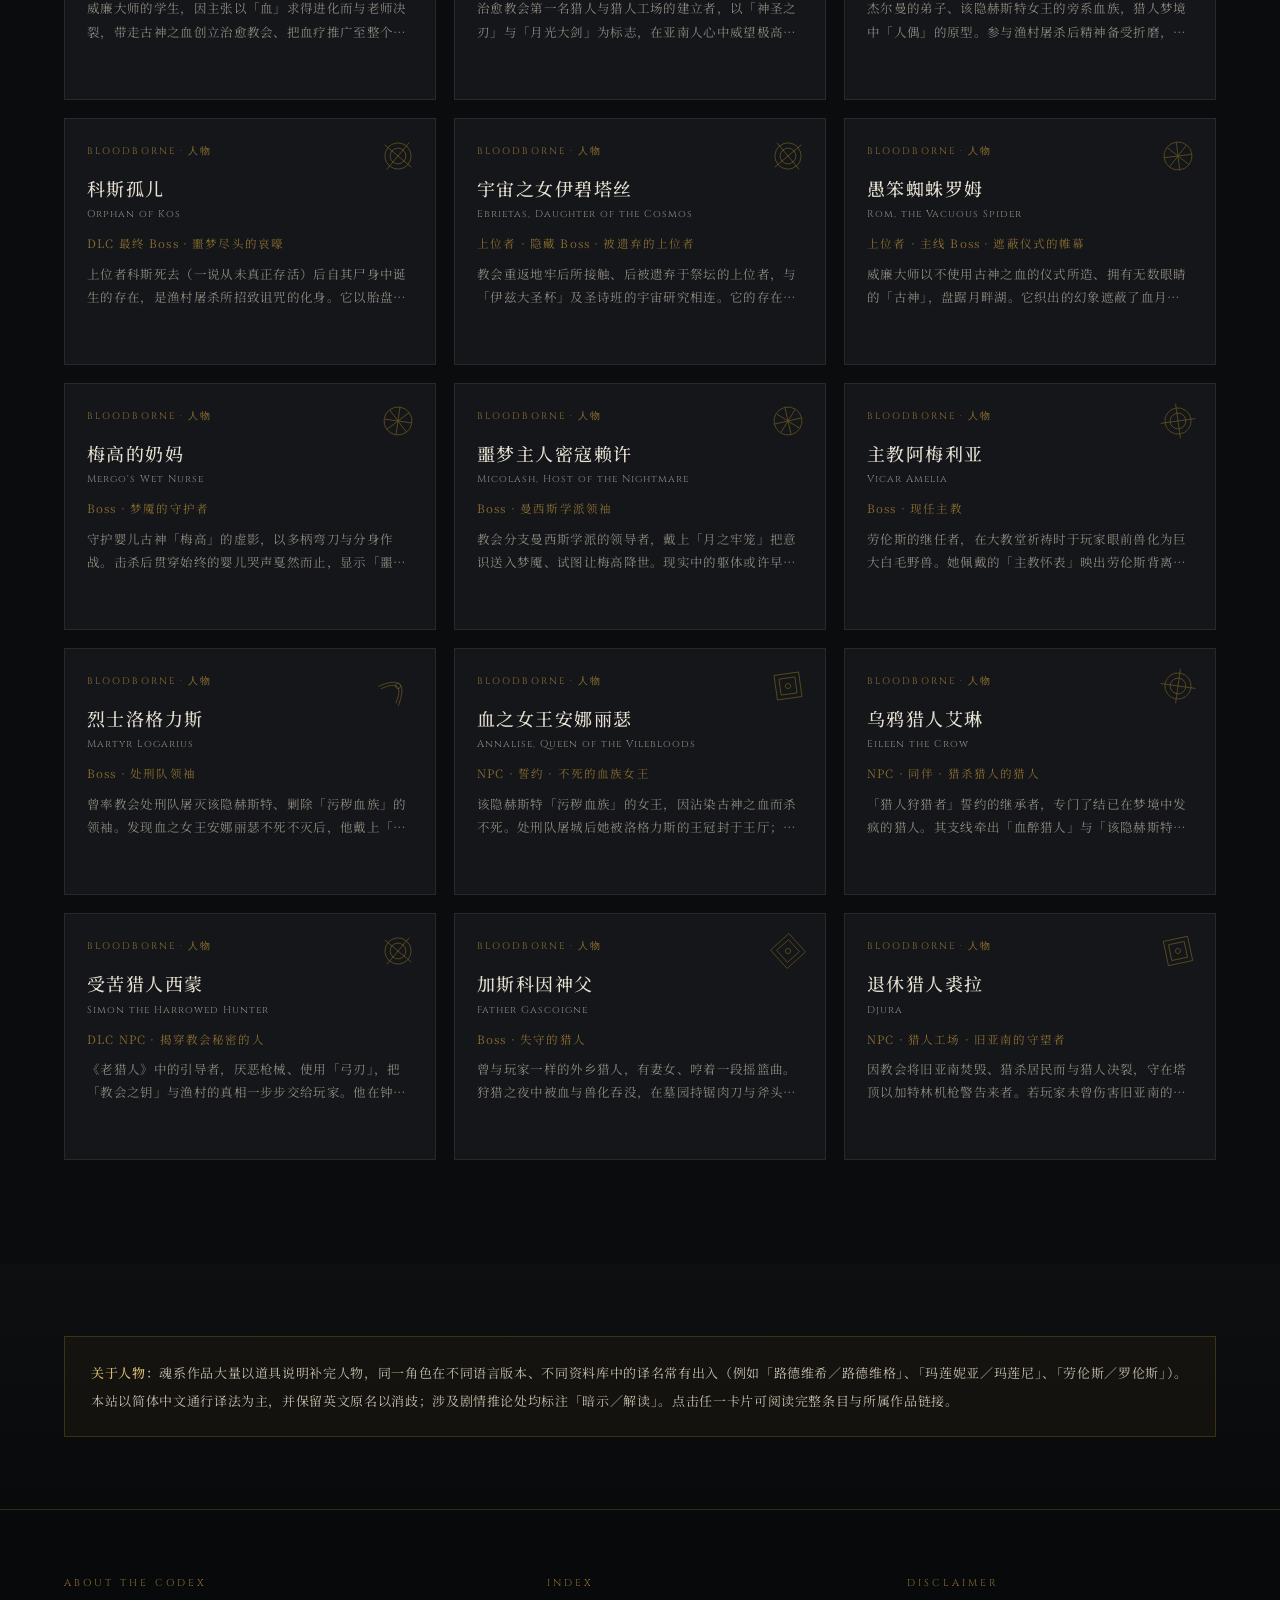
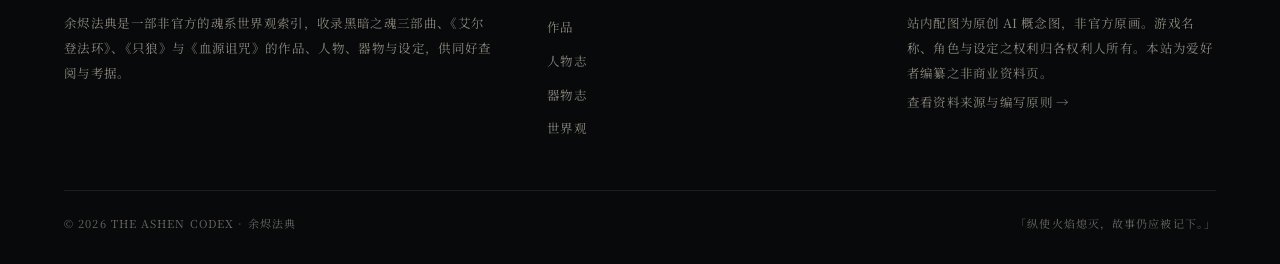
<file: characters.html>
<!DOCTYPE html>
<html lang="zh-CN">
<head>
<meta charset="utf-8">
<meta name="viewport" content="width=device-width, initial-scale=1">
<title>人物志 · 余烬法典</title>
<meta name="description" content="魂系游戏重要人物索引：薪王、诸神、半神、猎人、忍者与支线人物，附中英名与剧情说明。">
<link rel="stylesheet" href="https://fonts.googleapis.com/css2?family=Cinzel:wght@400;500&family=Noto+Serif+SC:wght@400;500&display=swap" media="print" onload="this.media='all'">
<link rel="stylesheet" href="assets/css/style.css">
</head>
<body>
<div id="site-head"></div>

<section class="page-hero">
  <div class="wrap">
    <div class="kicker">PERSONAE</div>
    <h1>人物志</h1>
    <p>神祇与薪王、半神与褪色者、猎人与忍者，以及在支线里只出现一瞬的人。<br>所有条目均附英文原名，可按作品筛选或按中英文关键词检索。</p>
  </div>
</section>

<section class="section">
  <div class="wrap">
    <div class="toolbar">
      <label class="search">
        <svg viewBox="0 0 24 24"><circle cx="11" cy="11" r="7"/><path d="M16.5 16.5 L21 21"/></svg>
        <input id="searchInput" type="search" placeholder="检索姓名、称号、阵营或关键词…" autocomplete="off">
      </label>
      <div class="chips" id="chips"></div>
    </div>
    <div class="count" id="count"></div>
    <div class="card-grid" id="grid"></div>
  </div>
</section>

<section class="section alt tight">
  <div class="wrap">
    <div class="notice">
      <strong>关于人物：</strong>魂系作品大量以道具说明补完人物，同一角色在不同语言版本、不同资料库中的译名常有出入（例如「路德维希／路德维格」、「玛莲妮亚／玛莲尼」、「劳伦斯／罗伦斯」）。本站以简体中文通行译法为主，并保留英文原名以消歧；涉及剧情推论处均标注「暗示／解读」。点击任一卡片可阅读完整条目与所属作品链接。
    </div>
  </div>
</section>

<div id="site-foot"></div>
<div class="modal" id="modal"><div class="modal-bg"></div><div class="modal-box" id="modalBox"></div></div>
<script src="assets/js/data-works.js"></script>
<script src="assets/js/data-characters-1.js"></script>
<script src="assets/js/data-characters-2.js"></script>
<script src="assets/js/data-equipment.js"></script>
<script src="assets/js/data-lore.js"></script>
<script src="assets/js/app.js"></script>
</body>
</html>
</file>
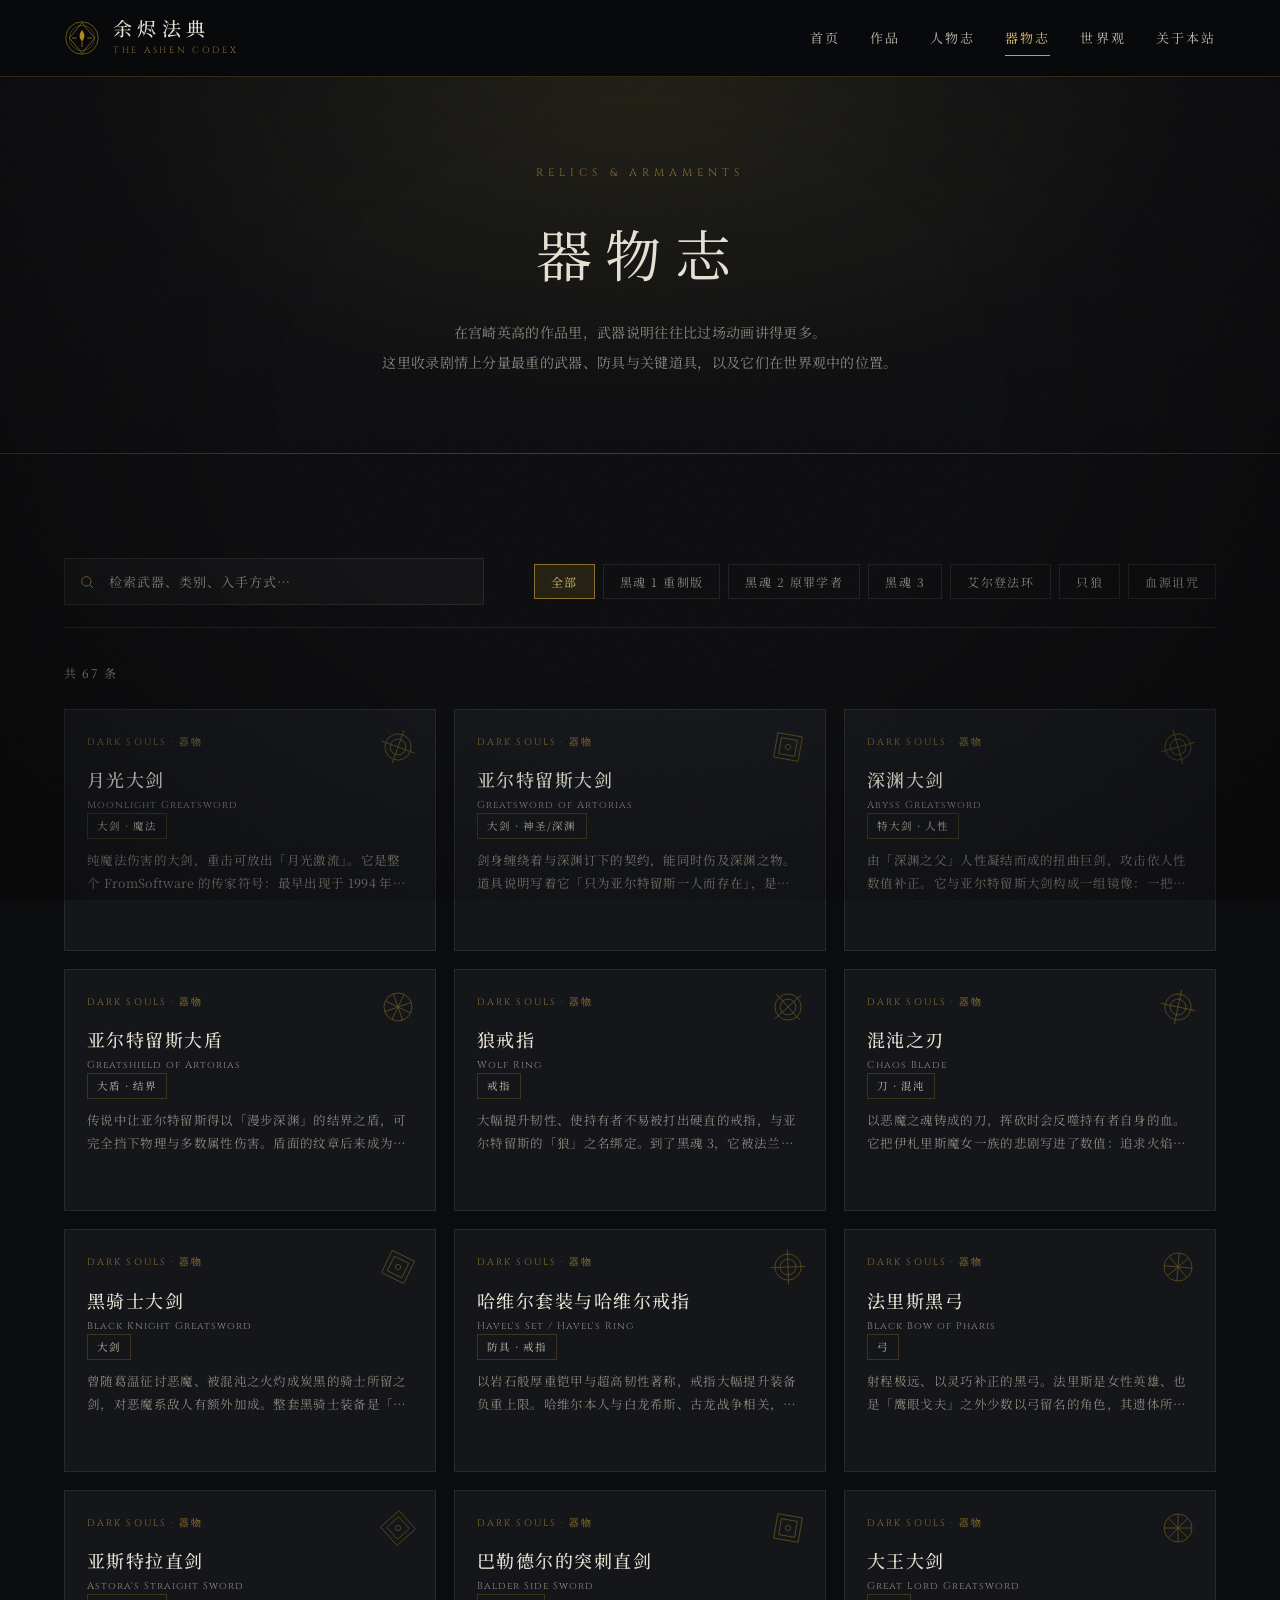
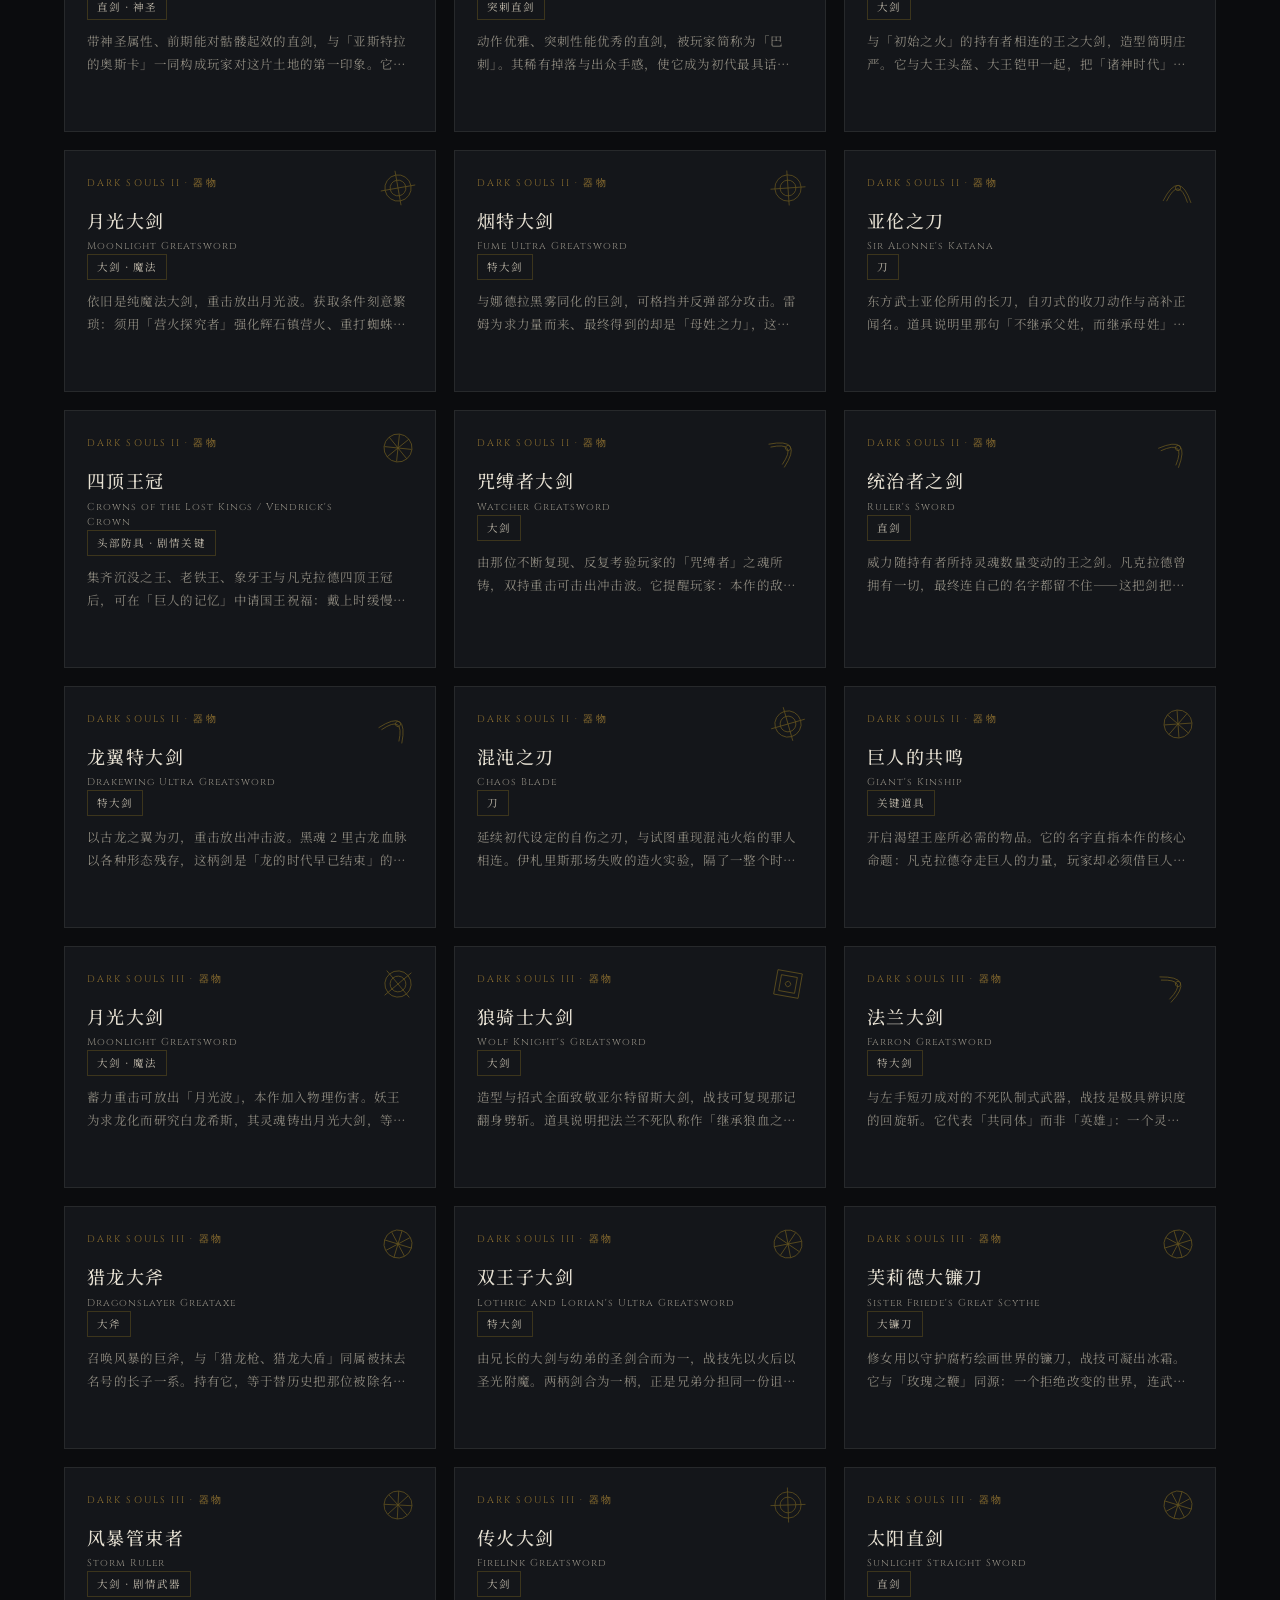
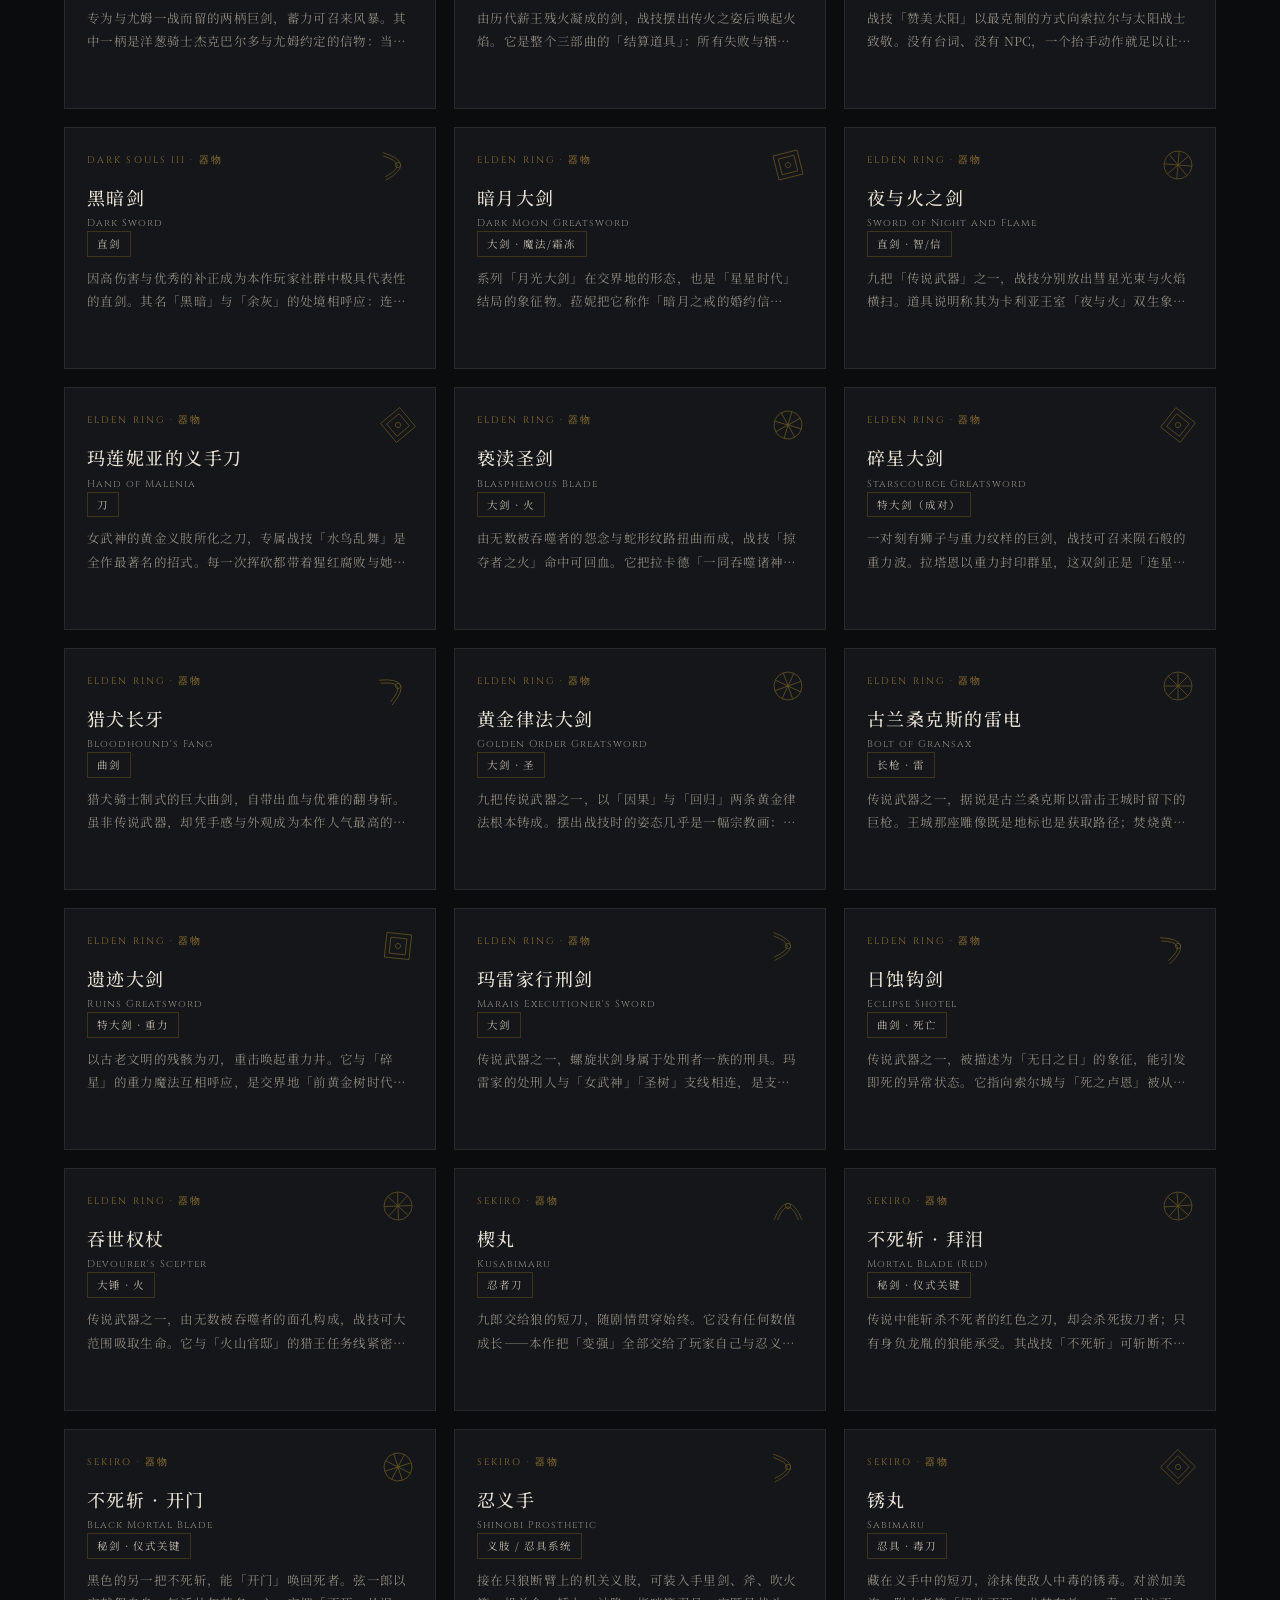
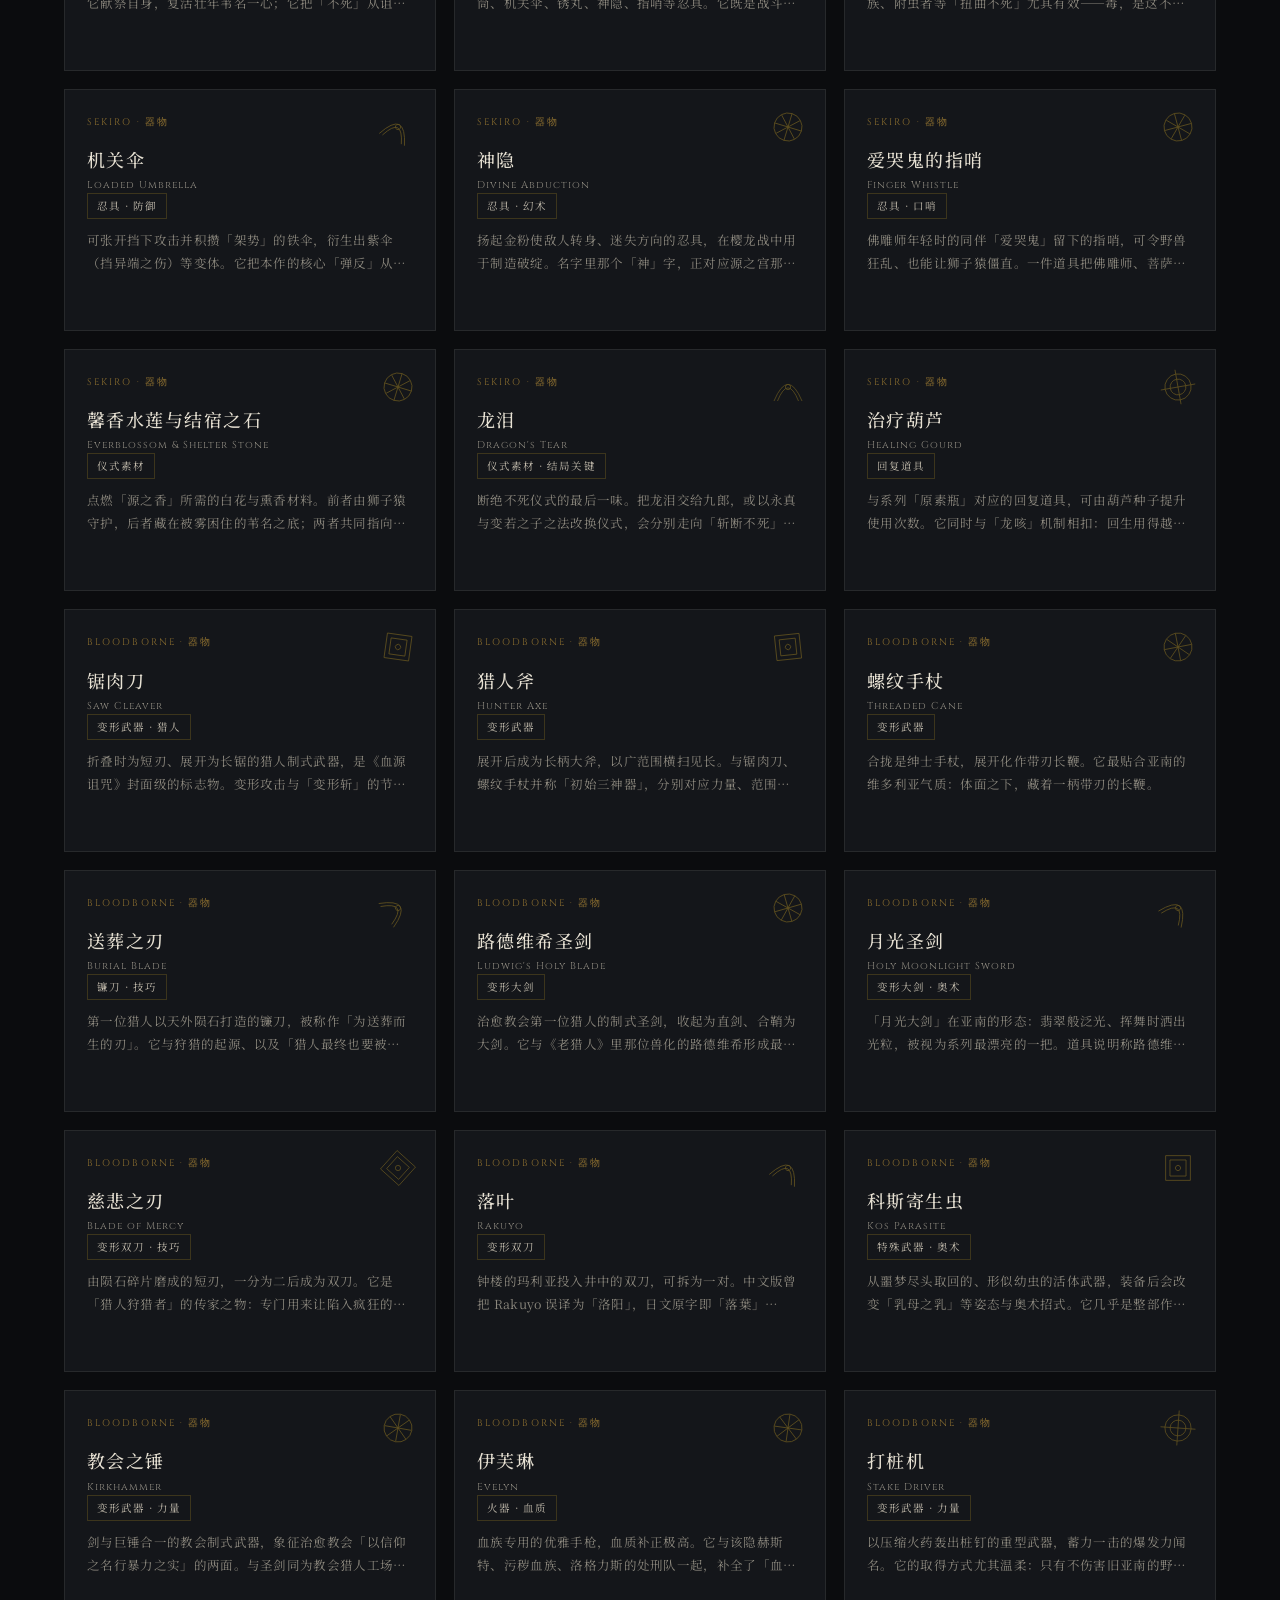
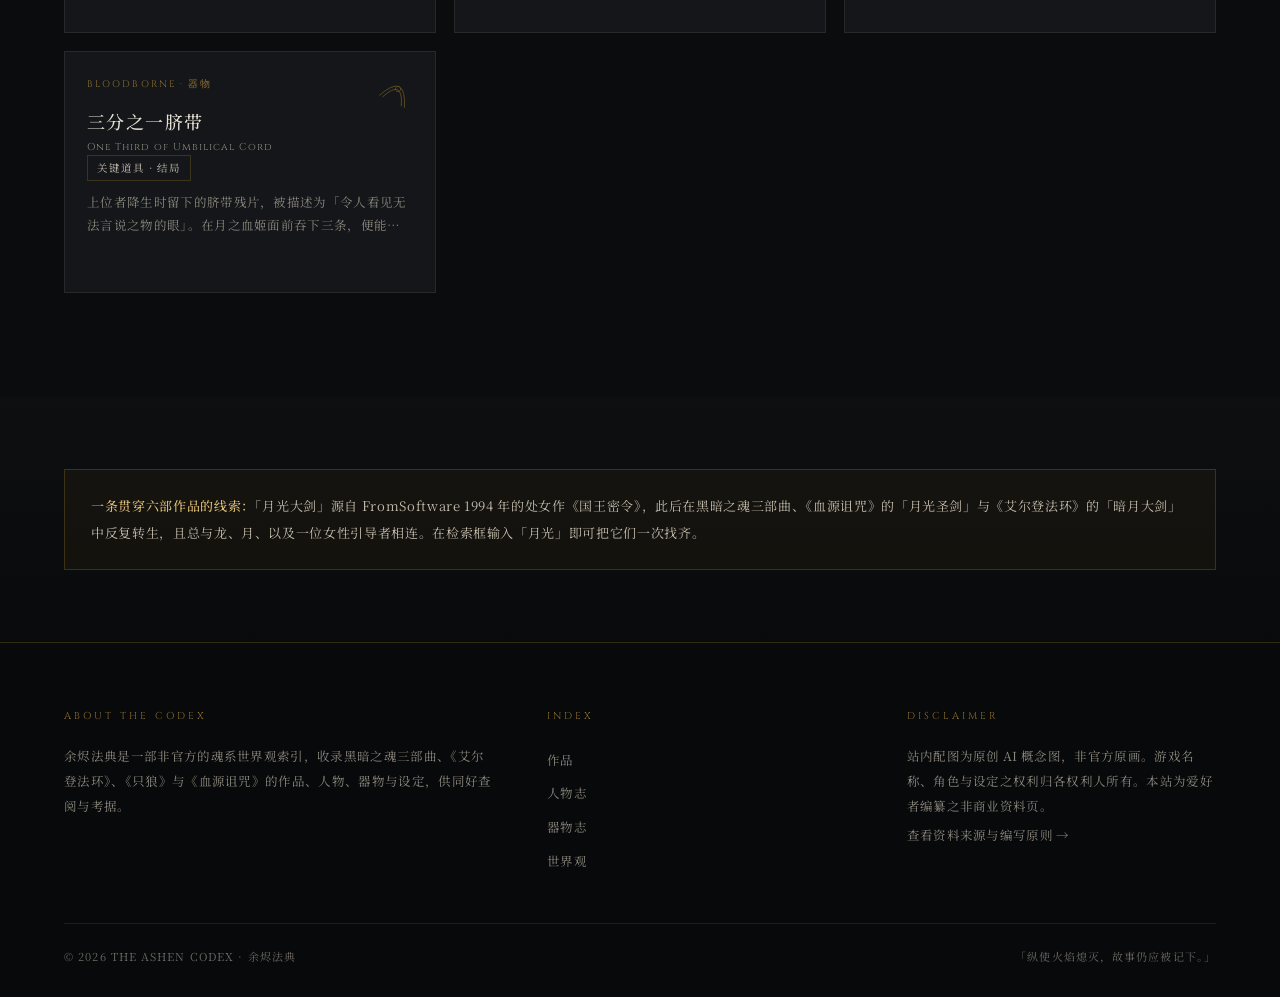
<file: equipment.html>
<!DOCTYPE html>
<html lang="zh-CN">
<head>
<meta charset="utf-8">
<meta name="viewport" content="width=device-width, initial-scale=1">
<title>器物志 · 余烬法典</title>
<meta name="description" content="魂系游戏标志性武器、防具与剧情关键道具图鉴：月光大剑、不死斩、暗月大剑、三分之一脐带等。">
<link rel="stylesheet" href="https://fonts.googleapis.com/css2?family=Cinzel:wght@400;500&family=Noto+Serif+SC:wght@400;500&display=swap" media="print" onload="this.media='all'">
<link rel="stylesheet" href="assets/css/style.css">
</head>
<body>
<div id="site-head"></div>

<section class="page-hero">
  <div class="wrap">
    <div class="kicker">RELICS &amp; ARMAMENTS</div>
    <h1>器物志</h1>
    <p>在宫崎英高的作品里，武器说明往往比过场动画讲得更多。<br>这里收录剧情上分量最重的武器、防具与关键道具，以及它们在世界观中的位置。</p>
  </div>
</section>

<section class="section">
  <div class="wrap">
    <div class="toolbar">
      <label class="search">
        <svg viewBox="0 0 24 24"><circle cx="11" cy="11" r="7"/><path d="M16.5 16.5 L21 21"/></svg>
        <input id="searchInput" type="search" placeholder="检索武器、类别、入手方式…" autocomplete="off">
      </label>
      <div class="chips" id="chips"></div>
    </div>
    <div class="count" id="count"></div>
    <div class="card-grid" id="grid"></div>
  </div>
</section>

<section class="section alt tight">
  <div class="wrap">
    <div class="notice">
      <strong>一条贯穿六部作品的线索：</strong>「月光大剑」源自 FromSoftware 1994 年的处女作《国王密令》，此后在黑暗之魂三部曲、《血源诅咒》的「月光圣剑」与《艾尔登法环》的「暗月大剑」中反复转生，且总与龙、月、以及一位女性引导者相连。在检索框输入「月光」即可把它们一次找齐。
    </div>
  </div>
</section>

<div id="site-foot"></div>
<div class="modal" id="modal"><div class="modal-bg"></div><div class="modal-box" id="modalBox"></div></div>
<script src="assets/js/data-works.js"></script>
<script src="assets/js/data-characters-1.js"></script>
<script src="assets/js/data-characters-2.js"></script>
<script src="assets/js/data-equipment.js"></script>
<script src="assets/js/data-lore.js"></script>
<script src="assets/js/app.js"></script>
</body>
</html>
</file>
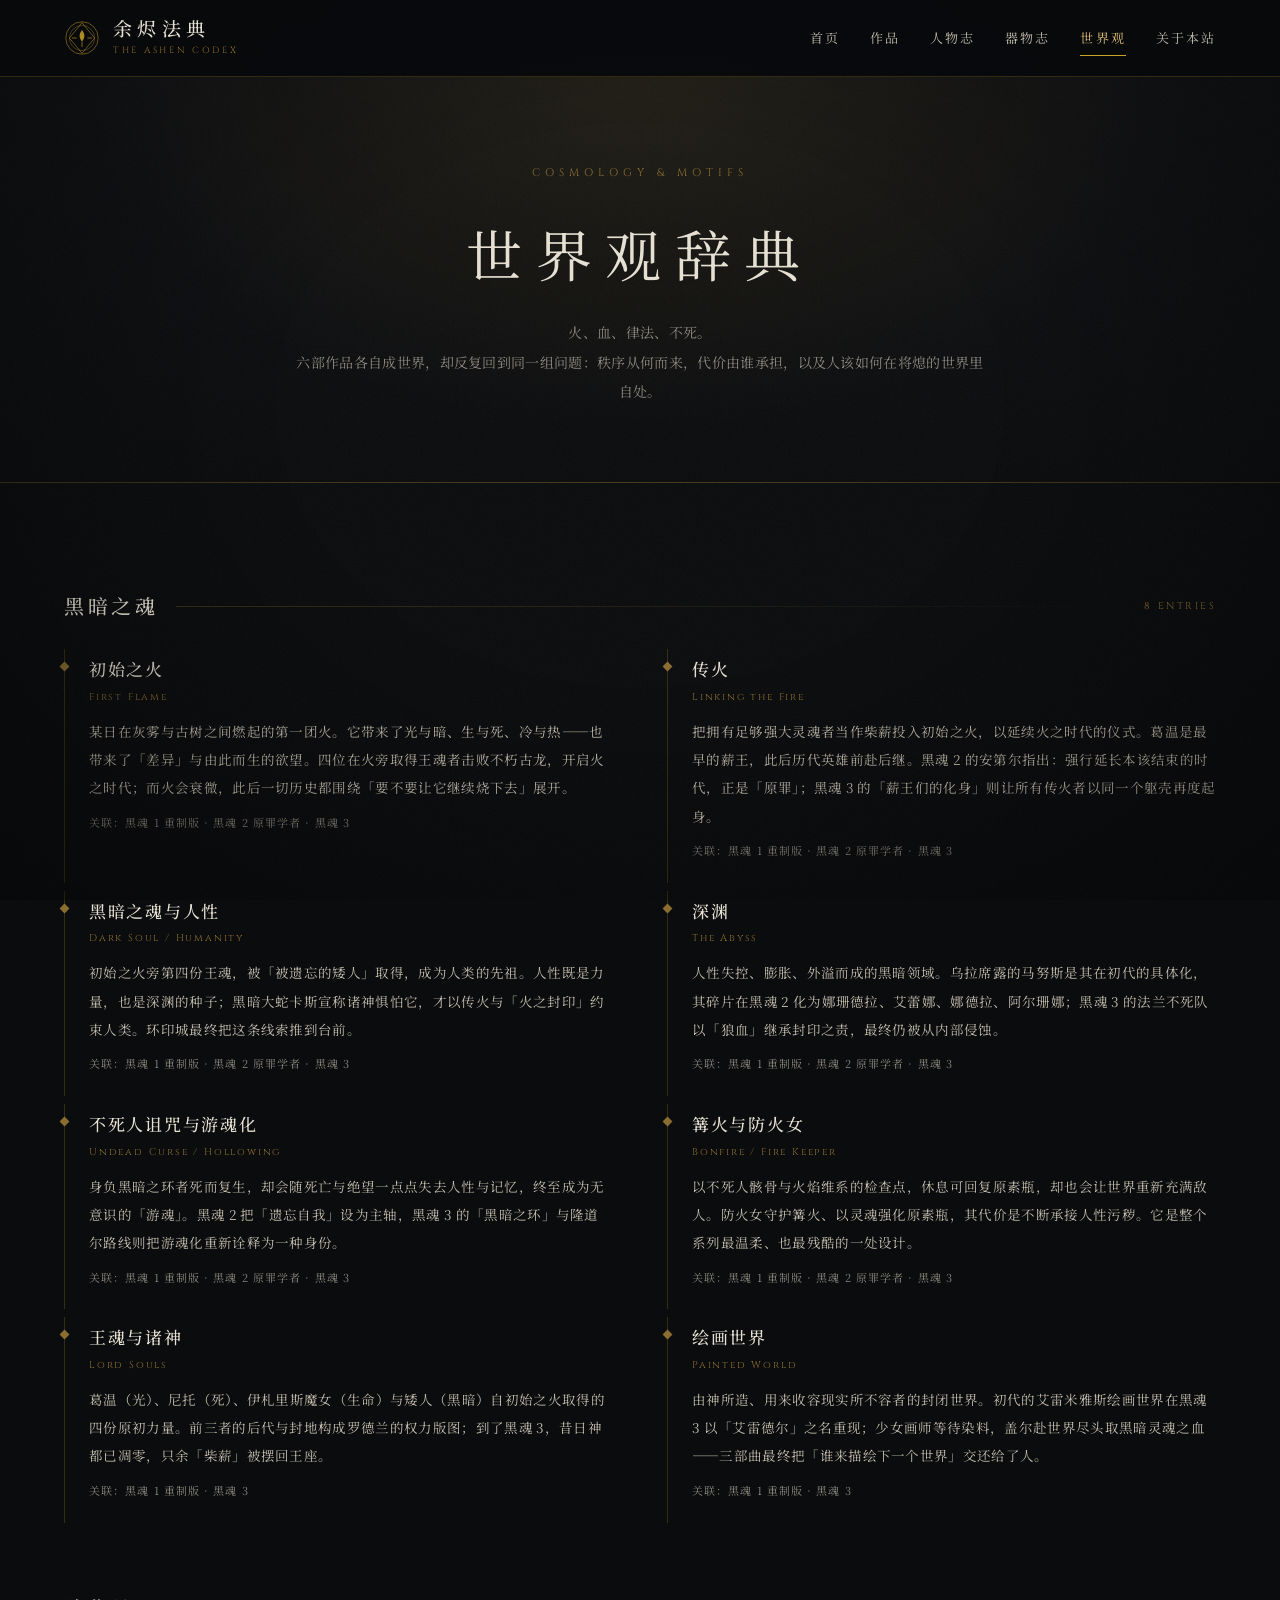
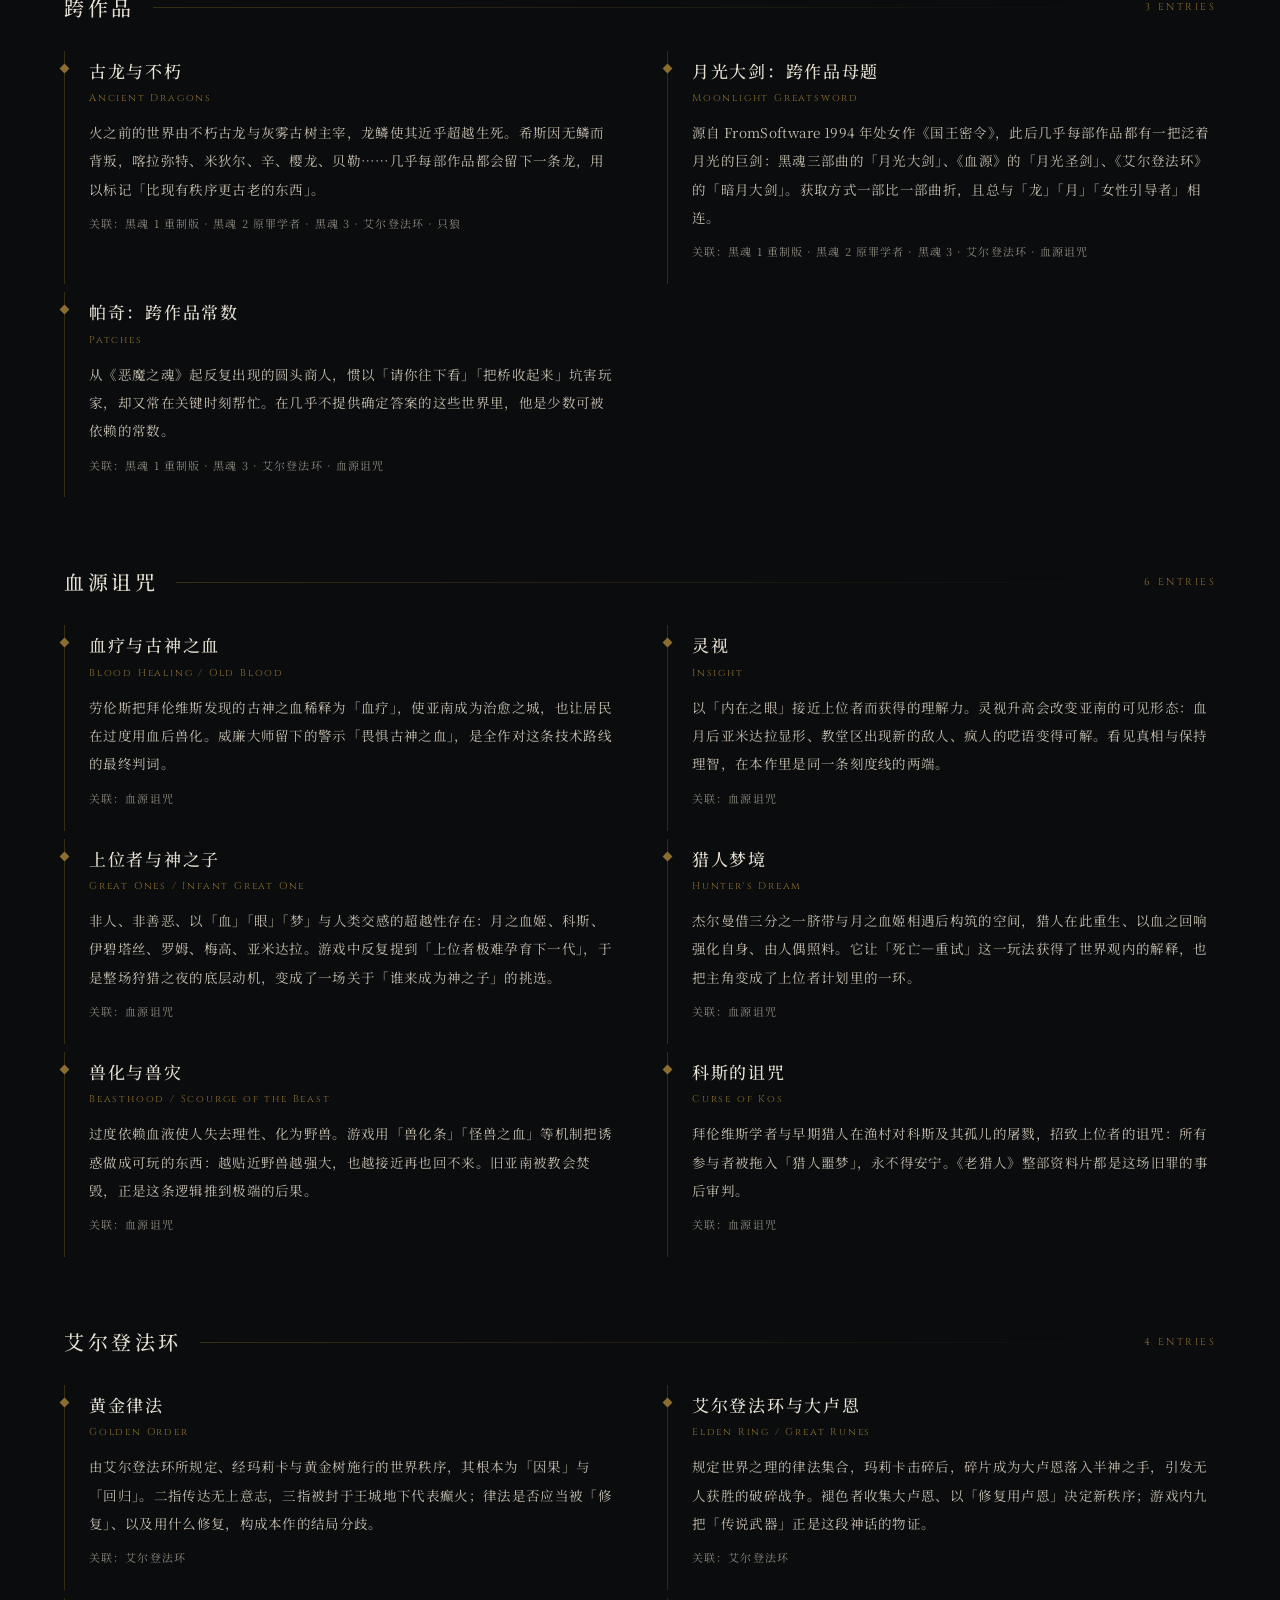
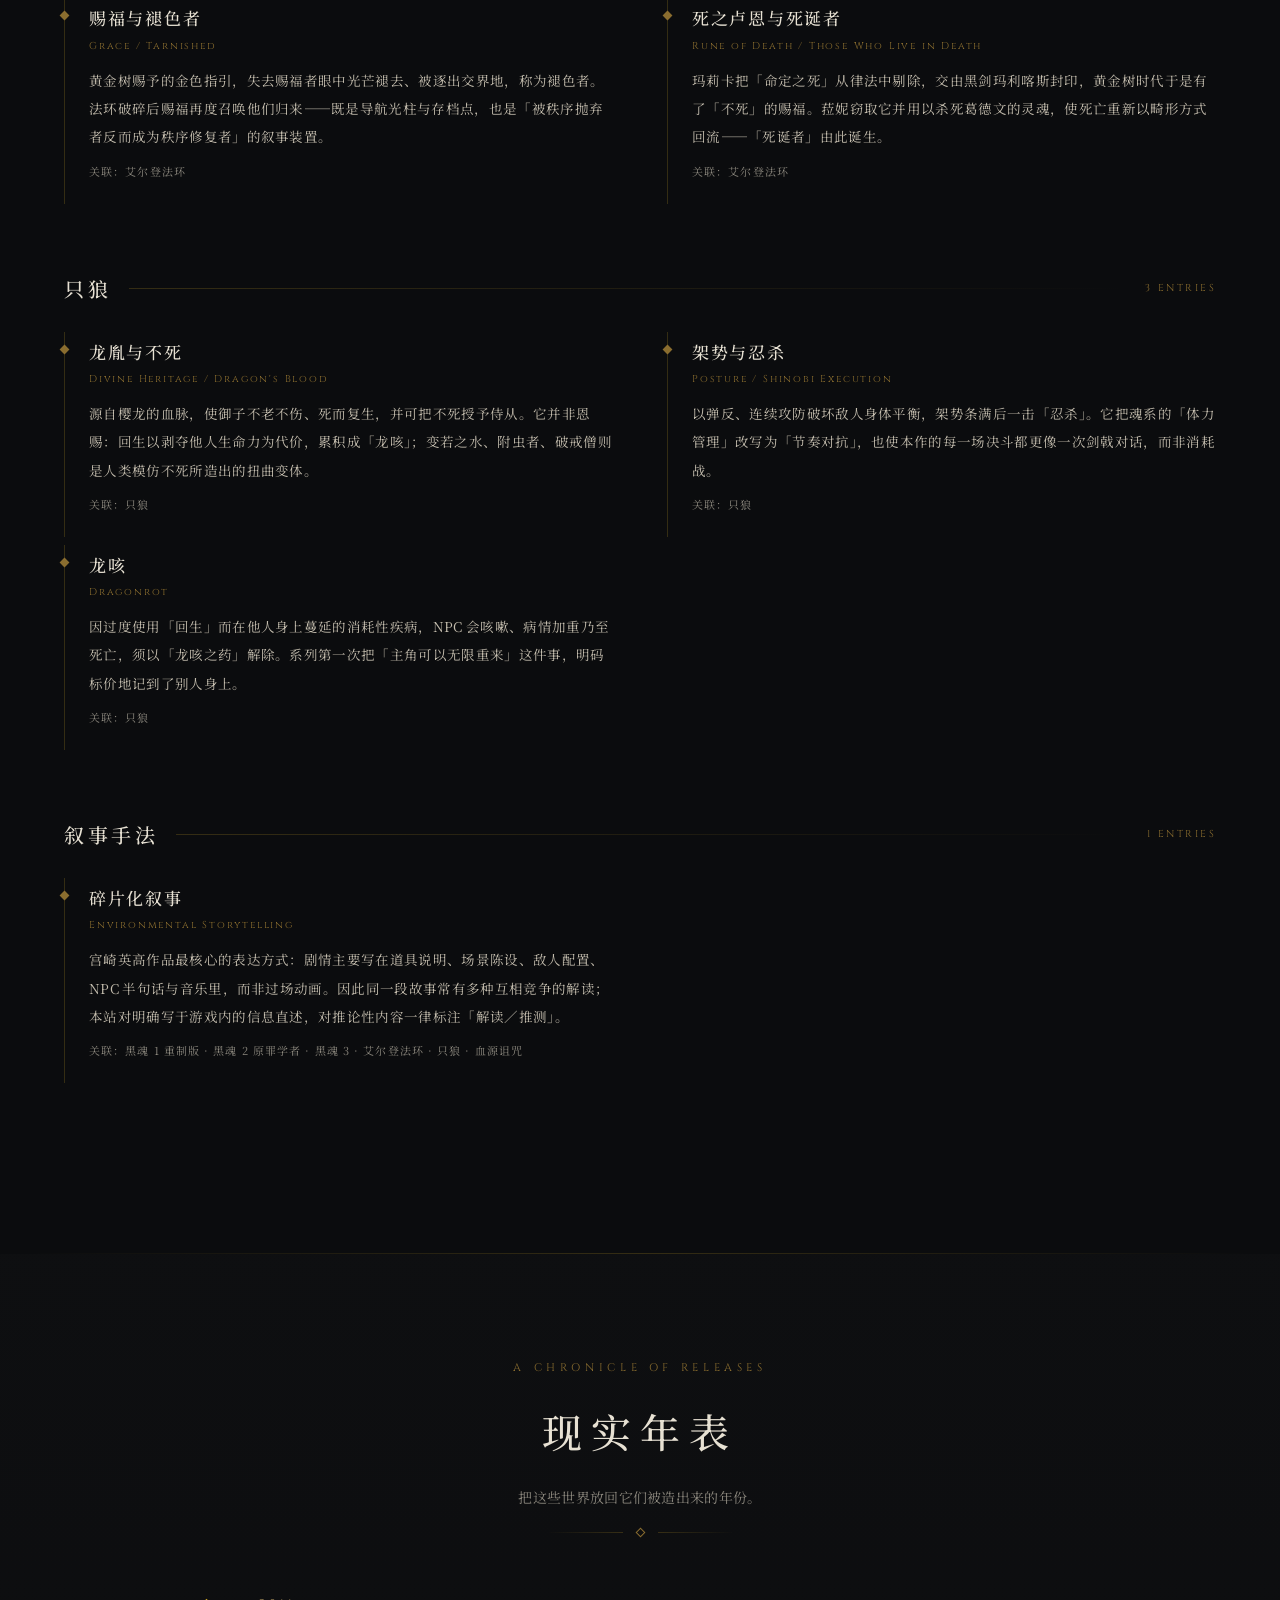
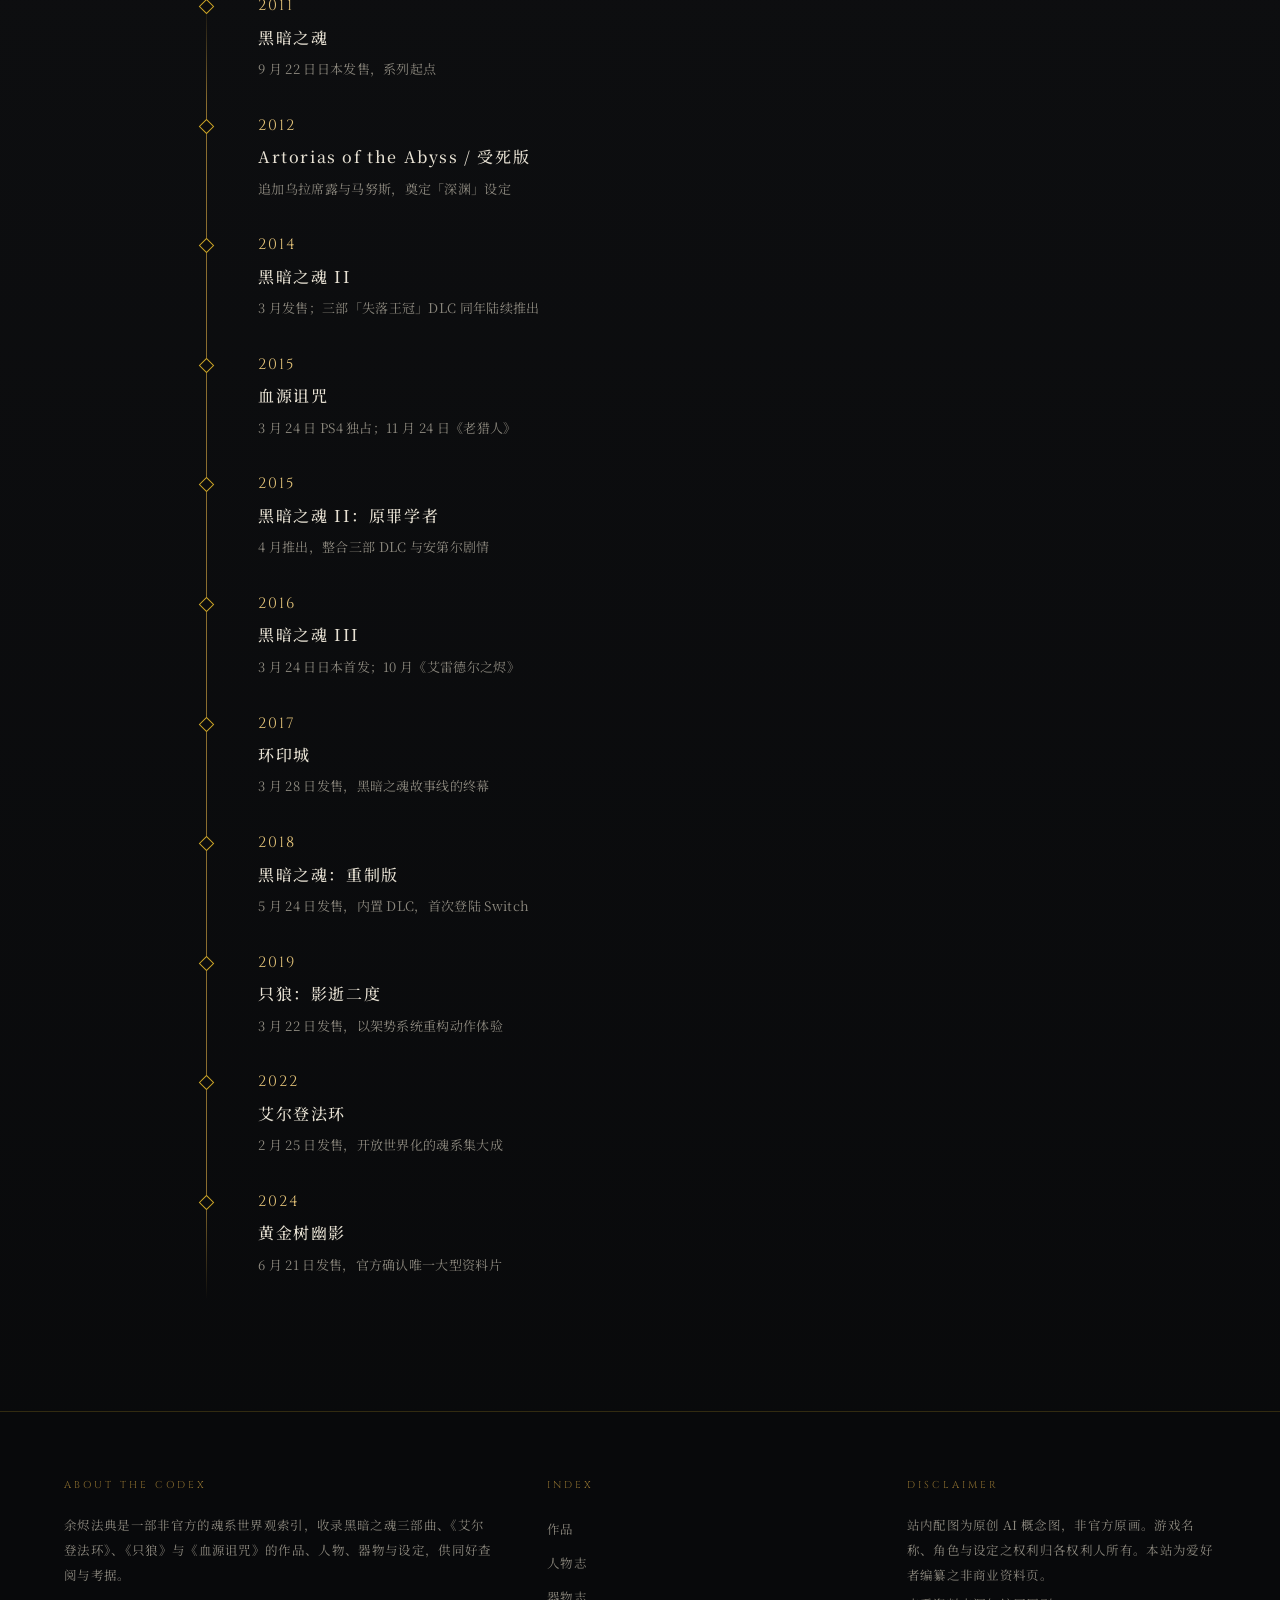
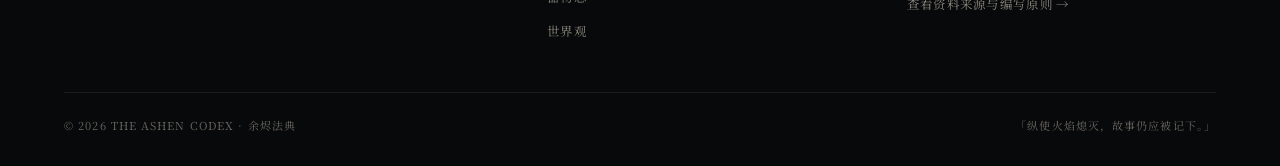
<file: lore.html>
<!DOCTYPE html>
<html lang="zh-CN">
<head>
<meta charset="utf-8">
<meta name="viewport" content="width=device-width, initial-scale=1">
<title>世界观辞典 · 余烬法典</title>
<meta name="description" content="魂系世界观辞典：初始之火、传火、深渊、血疗、灵视、黄金律法、龙胤与碎片化叙事等母题。">
<link rel="stylesheet" href="https://fonts.googleapis.com/css2?family=Cinzel:wght@400;500&family=Noto+Serif+SC:wght@400;500&display=swap" media="print" onload="this.media='all'">
<link rel="stylesheet" href="assets/css/style.css">
</head>
<body>
<div id="site-head"></div>

<section class="page-hero">
  <div class="wrap">
    <div class="kicker">COSMOLOGY &amp; MOTIFS</div>
    <h1>世界观辞典</h1>
    <p>火、血、律法、不死。<br>六部作品各自成世界，却反复回到同一组问题：秩序从何而来，代价由谁承担，以及人该如何在将熄的世界里自处。</p>
  </div>
</section>

<section class="section">
  <div class="wrap" id="loreBox"></div>
</section>

<div class="divider"></div>

<section class="section alt">
  <div class="wrap">
    <div class="sec-head reveal"><div class="kicker">A CHRONICLE OF RELEASES</div><h2>现实年表</h2><p>把这些世界放回它们被造出来的年份。</p><div class="orn"><i></i><b></b><i></i></div></div>
    <div class="timeline" id="loreTimeline"></div>
  </div>
</section>

<div id="site-foot"></div>
<div class="modal" id="modal"><div class="modal-bg"></div><div class="modal-box" id="modalBox"></div></div>
<script src="assets/js/data-works.js"></script>
<script src="assets/js/data-characters-1.js"></script>
<script src="assets/js/data-characters-2.js"></script>
<script src="assets/js/data-equipment.js"></script>
<script src="assets/js/data-lore.js"></script>
<script src="assets/js/app.js"></script>
</body>
</html>
</file>
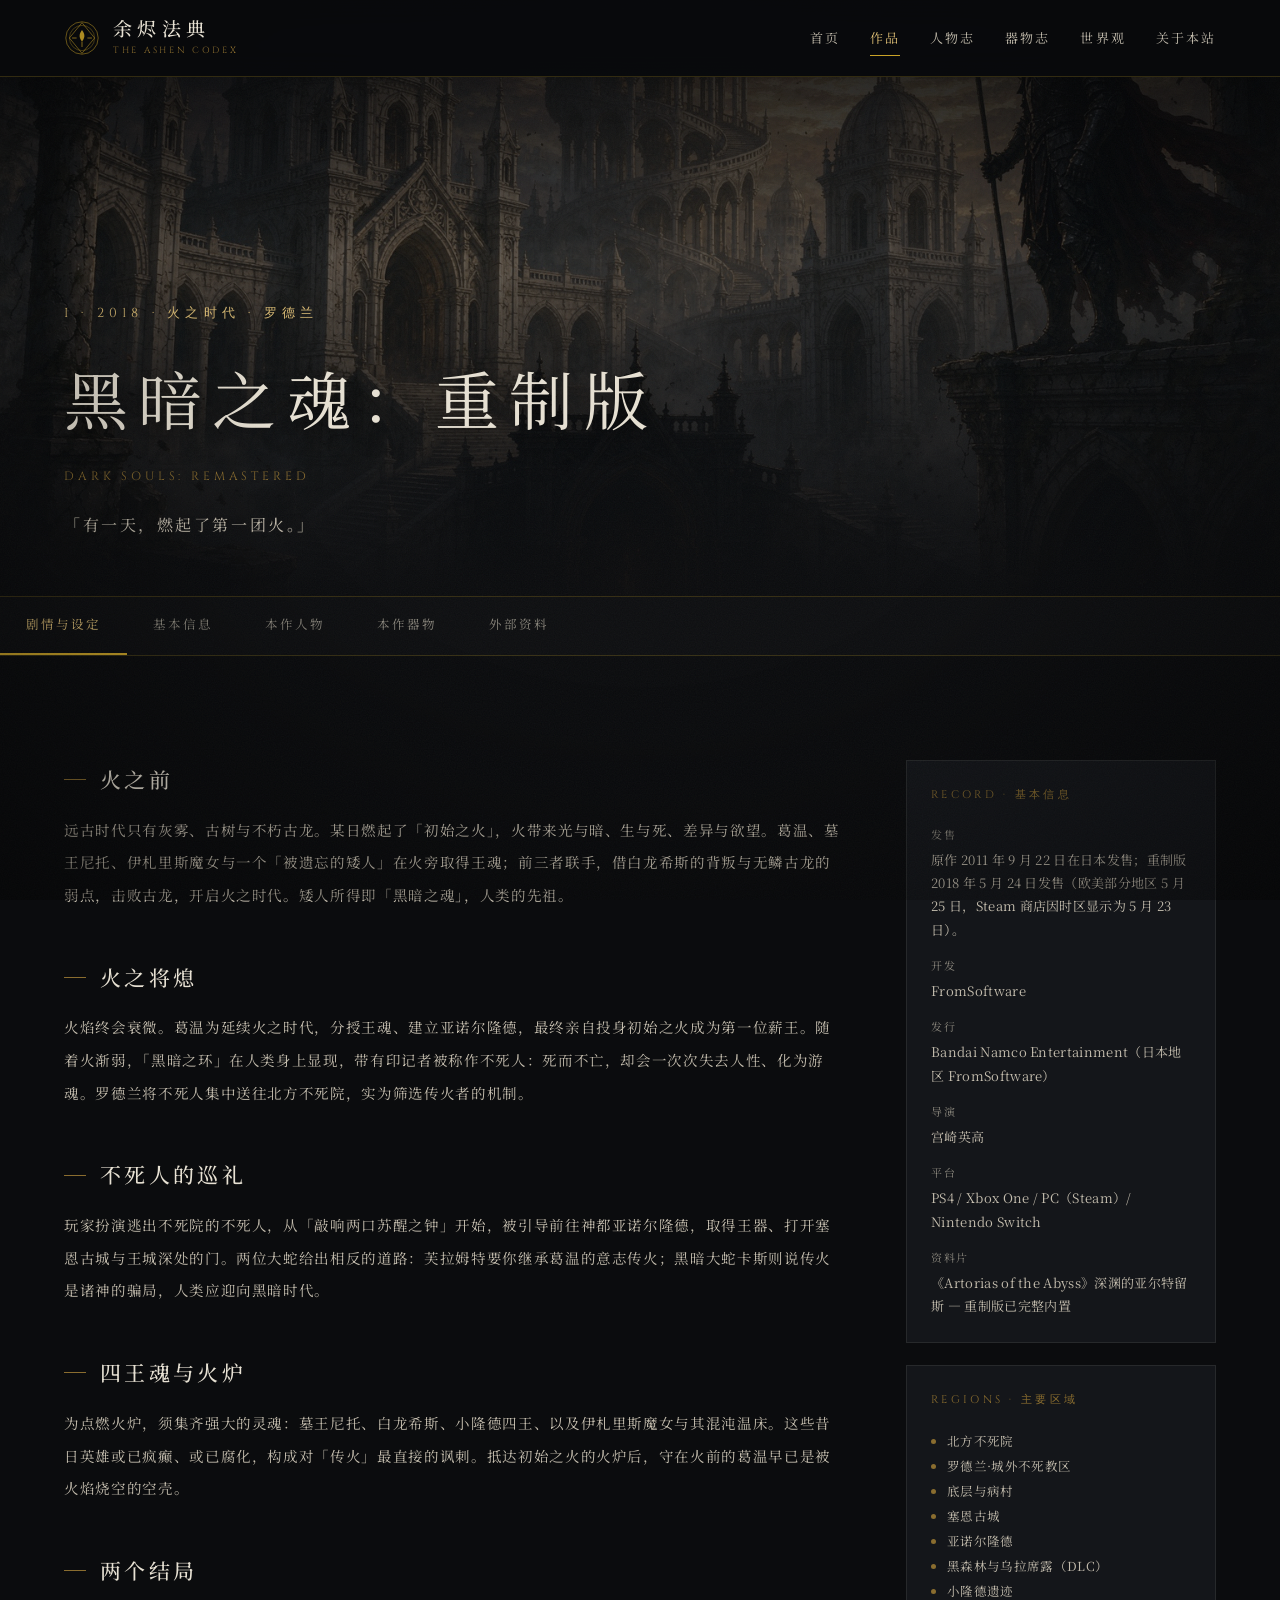
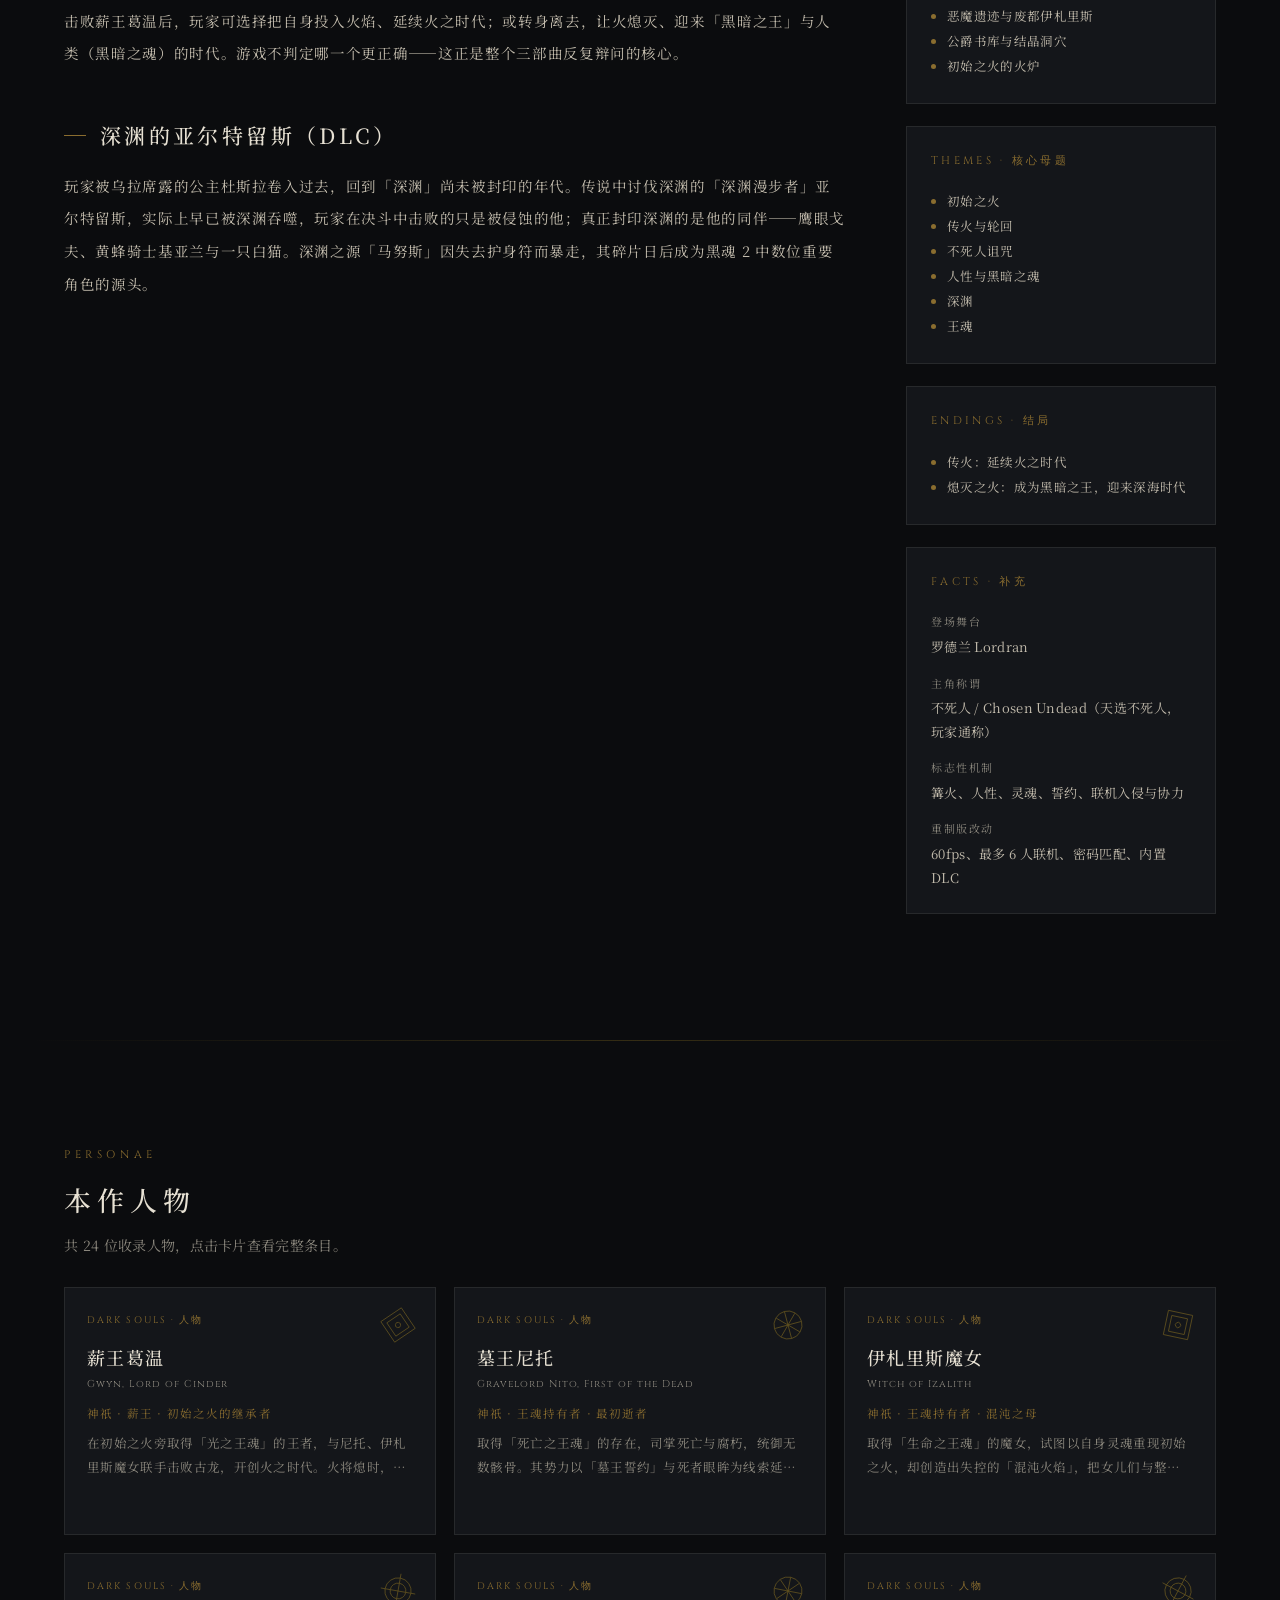
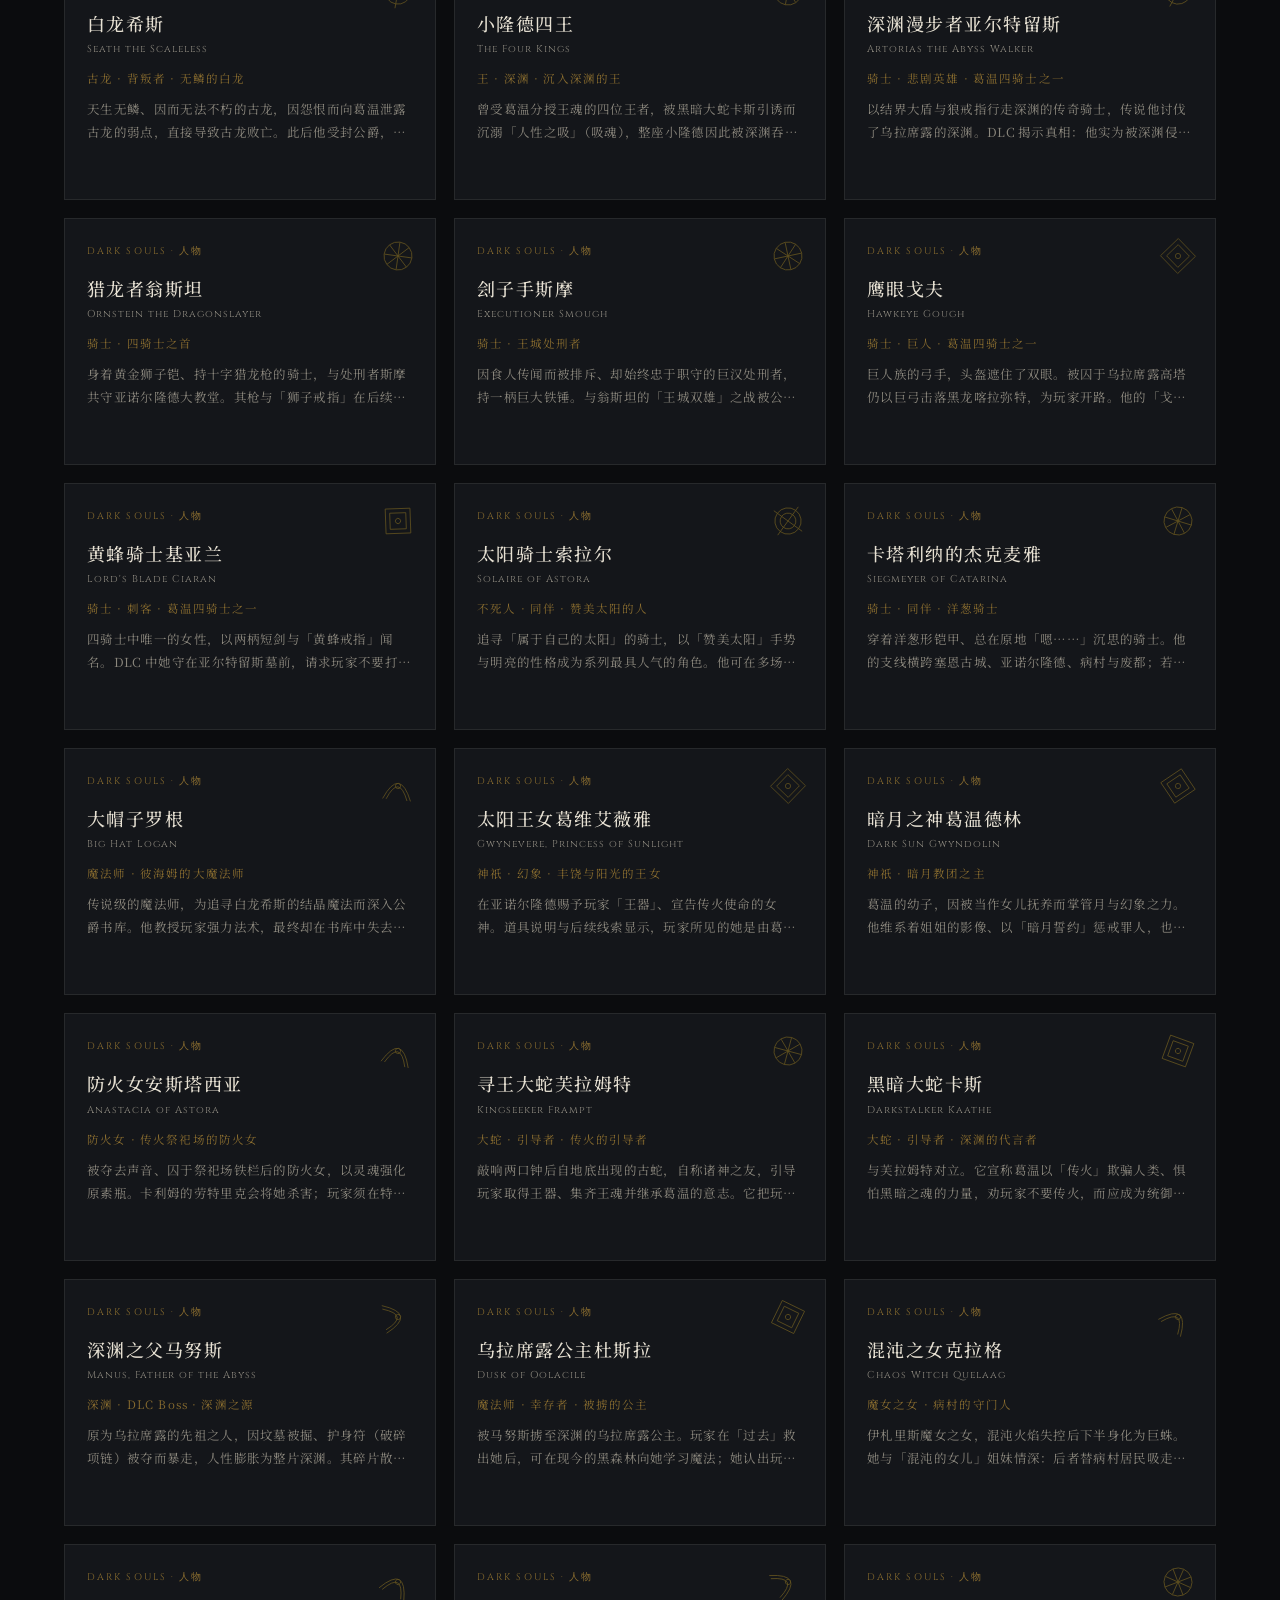
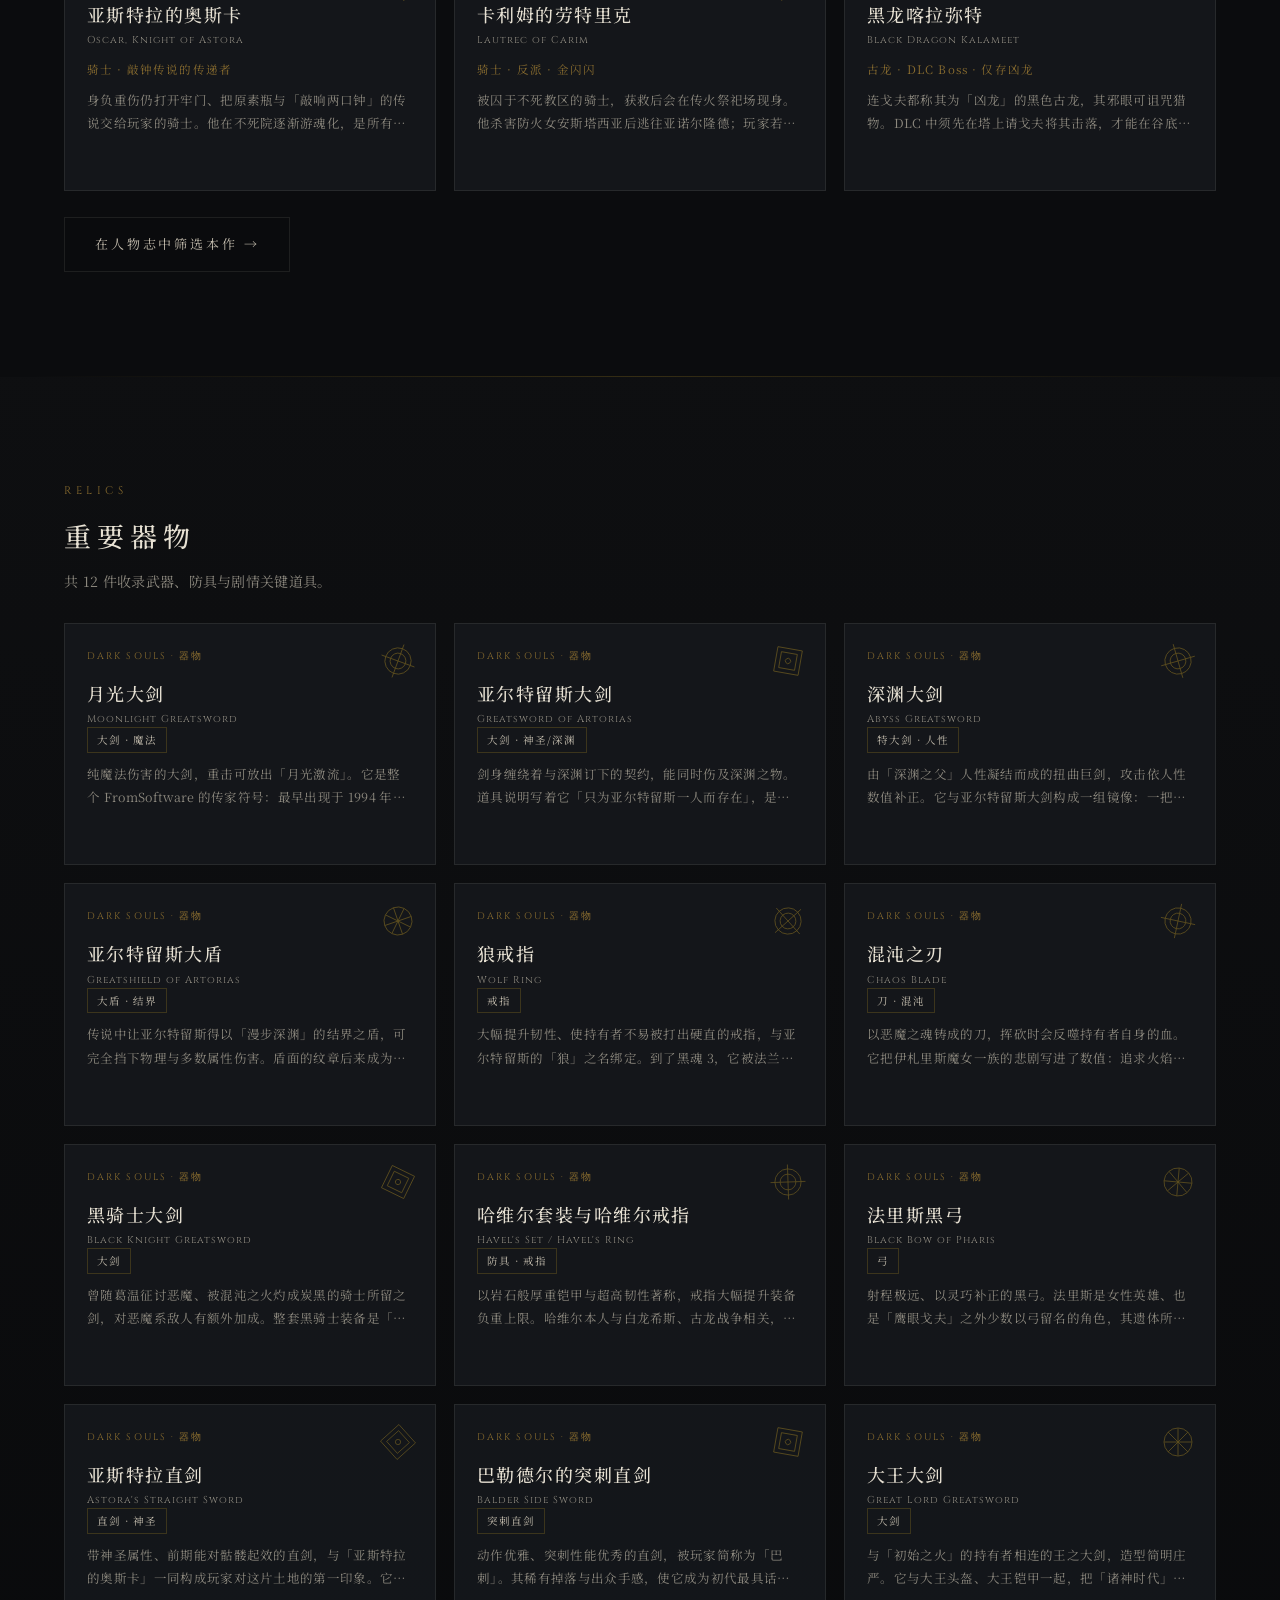
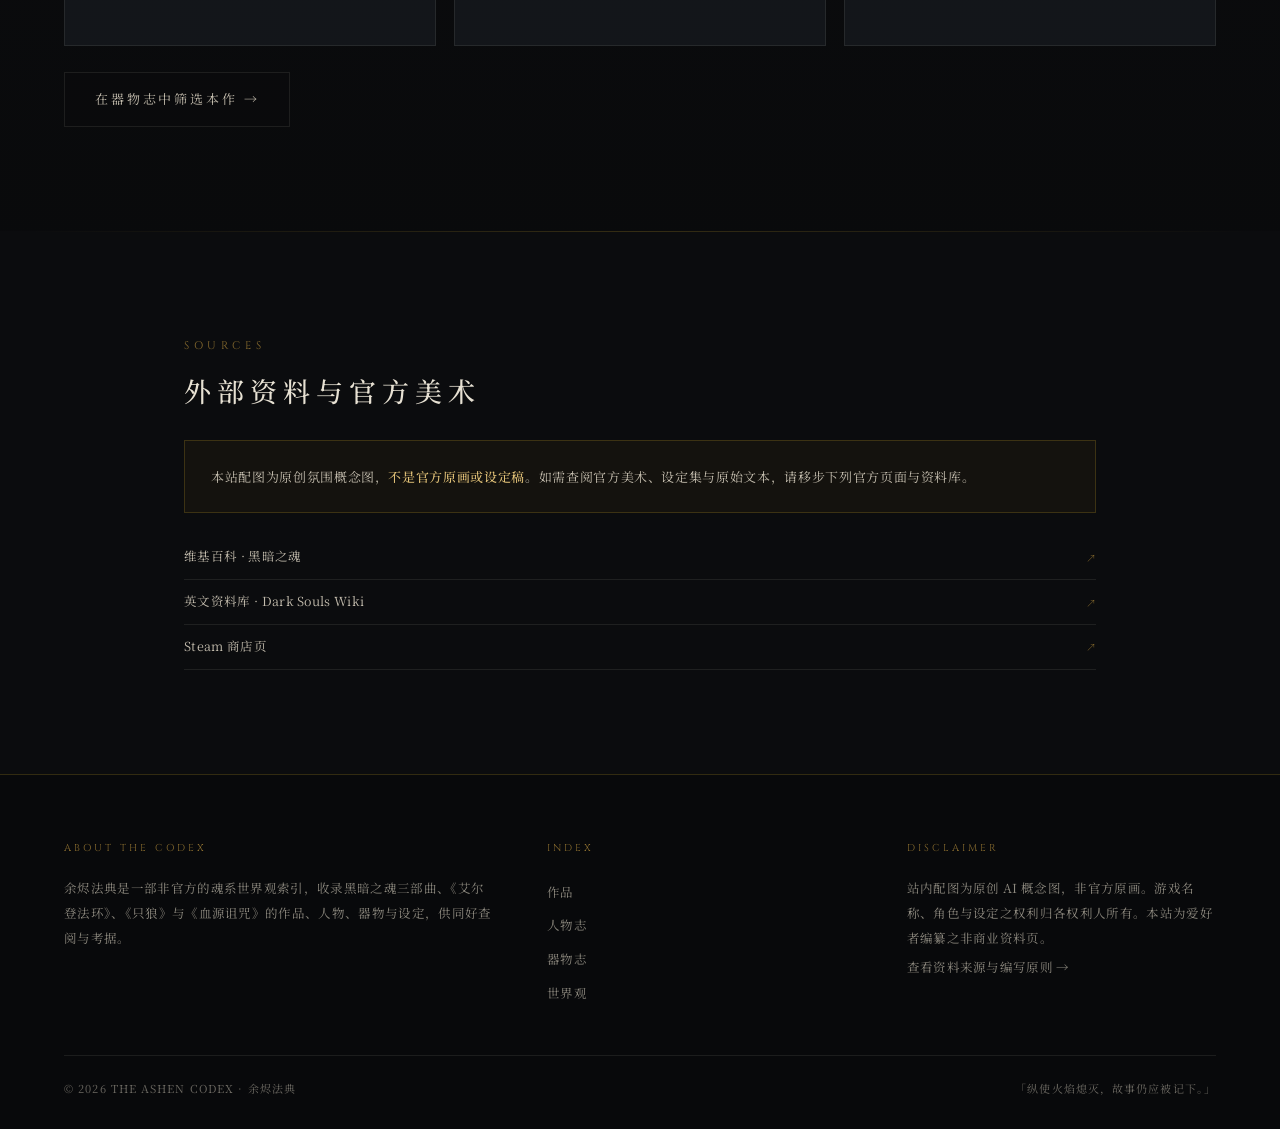
<file: work.html>
<!DOCTYPE html>
<html lang="zh-CN">
<head>
<meta charset="utf-8">
<meta name="viewport" content="width=device-width, initial-scale=1">
<title>作品条目 · 余烬法典</title>
<meta name="description" content="魂系作品条目：剧情脉络、基本信息、主要区域、人物与器物索引及外部资料。">
<link rel="stylesheet" href="https://fonts.googleapis.com/css2?family=Cinzel:wght@400;500&family=Noto+Serif+SC:wght@400;500&display=swap" media="print" onload="this.media='all'">
<link rel="stylesheet" href="assets/css/style.css">
</head>
<body>
<div id="site-head"></div>

<section class="work-hero" id="workHero"></section>
<nav class="work-tabs" id="workTabs"></nav>

<section class="section" id="story-sec">
  <div class="wrap two-col">
    <div id="story"></div>
    <aside id="facts"></aside>
  </div>
</section>

<div class="divider"></div>

<section class="section"><div class="wrap" id="people"></div></section>
<div class="divider"></div>

<section class="section alt"><div class="wrap" id="relics"></div></section>
<div class="divider"></div>

<section class="section"><div class="wrap" id="links" style="max-width:980px"></div></section>

<div id="site-foot"></div>
<div class="modal" id="modal"><div class="modal-bg"></div><div class="modal-box" id="modalBox"></div></div>
<script src="assets/js/data-works.js"></script>
<script src="assets/js/data-characters-1.js"></script>
<script src="assets/js/data-characters-2.js"></script>
<script src="assets/js/data-equipment.js"></script>
<script src="assets/js/data-lore.js"></script>
<script src="assets/js/app.js"></script>
</body>
</html>
</file>
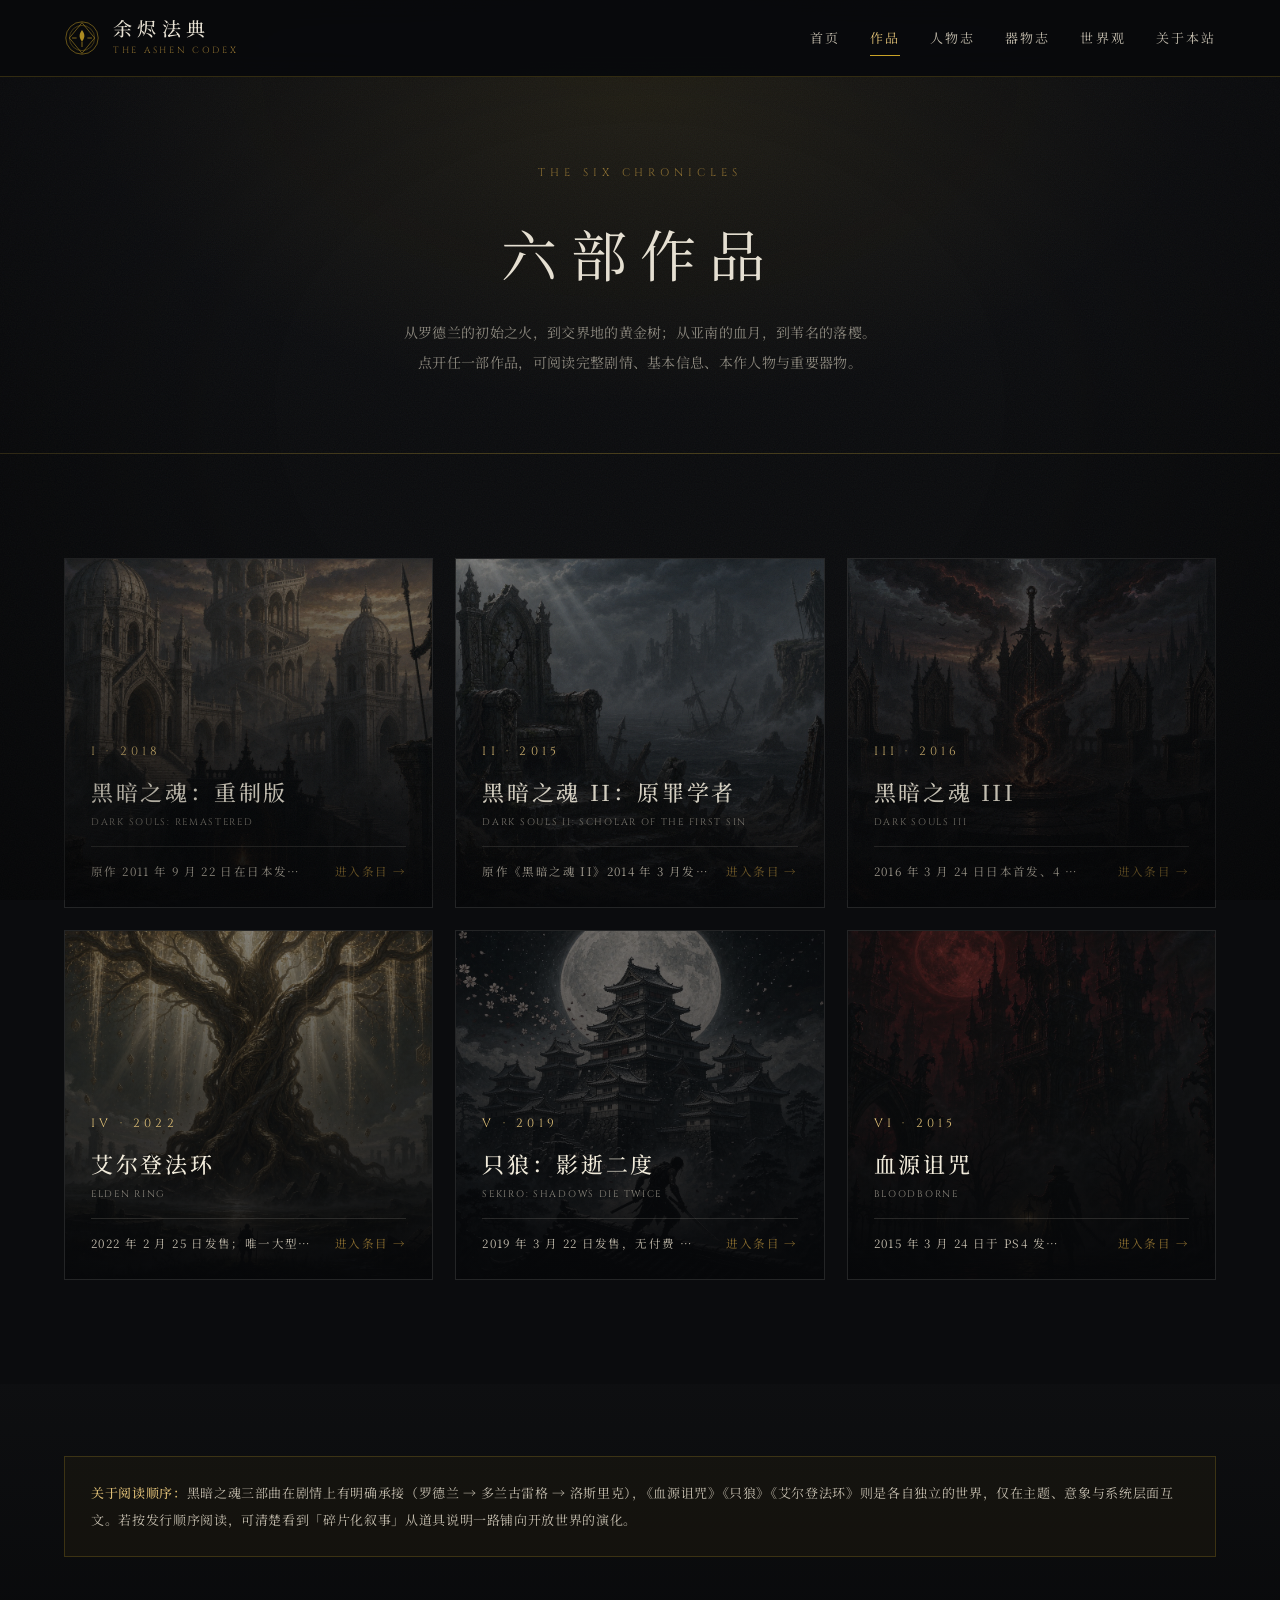
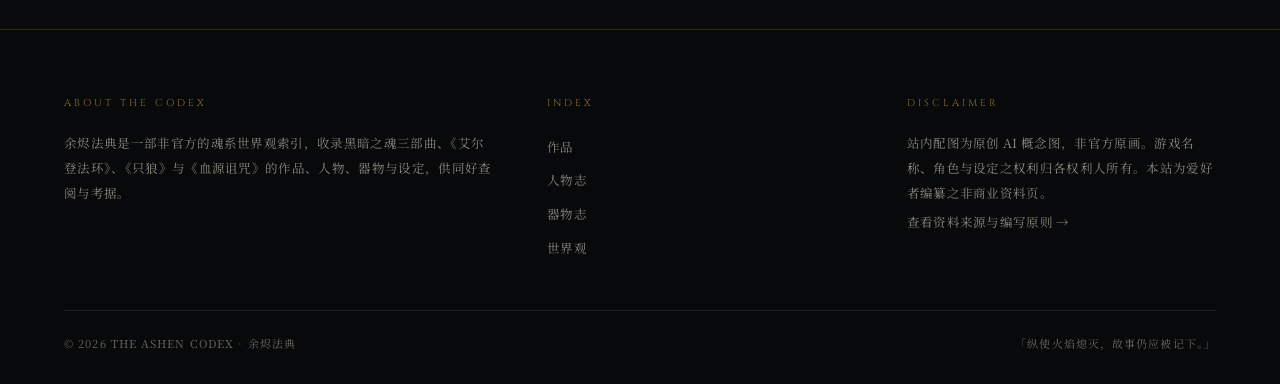
<file: works.html>
<!DOCTYPE html>
<html lang="zh-CN">
<head>
<meta charset="utf-8">
<meta name="viewport" content="width=device-width, initial-scale=1">
<title>六部作品 · 余烬法典</title>
<meta name="description" content="黑暗之魂三部曲、艾尔登法环、只狼、血源诅咒的作品索引与发售信息。">
<link rel="stylesheet" href="https://fonts.googleapis.com/css2?family=Cinzel:wght@400;500&family=Noto+Serif+SC:wght@400;500&display=swap" media="print" onload="this.media='all'">
<link rel="stylesheet" href="assets/css/style.css">
</head>
<body>
<div id="site-head"></div>

<section class="page-hero">
  <div class="wrap">
    <div class="kicker">THE SIX CHRONICLES</div>
    <h1>六部作品</h1>
    <p>从罗德兰的初始之火，到交界地的黄金树；从亚南的血月，到苇名的落樱。<br>点开任一部作品，可阅读完整剧情、基本信息、本作人物与重要器物。</p>
  </div>
</section>

<section class="section">
  <div class="wrap">
    <div class="work-grid" id="allWorks"></div>
  </div>
</section>

<section class="section alt tight">
  <div class="wrap">
    <div class="notice">
      <strong>关于阅读顺序：</strong>黑暗之魂三部曲在剧情上有明确承接（罗德兰 → 多兰古雷格 → 洛斯里克），《血源诅咒》《只狼》《艾尔登法环》则是各自独立的世界，仅在主题、意象与系统层面互文。若按发行顺序阅读，可清楚看到「碎片化叙事」从道具说明一路铺向开放世界的演化。
    </div>
  </div>
</section>

<div id="site-foot"></div>
<div class="modal" id="modal"><div class="modal-bg"></div><div class="modal-box" id="modalBox"></div></div>
<script src="assets/js/data-works.js"></script>
<script src="assets/js/data-characters-1.js"></script>
<script src="assets/js/data-characters-2.js"></script>
<script src="assets/js/data-equipment.js"></script>
<script src="assets/js/data-lore.js"></script>
<script src="assets/js/app.js"></script>
</body>
</html>
</file>
<file: assets/css/style.css>
/* =====================================================================
   余烬法典 THE ASHEN CODEX — 视觉系统
   暗色哥特 / 余烬金 / 羊皮纸质感 / 细线纹章
   ===================================================================== */

:root{
  --bg:#0b0c0e;
  --bg-2:#111316;
  --bg-3:#17191d;
  --panel:rgba(22,24,28,.86);
  --ink:#e7e1d3;
  --ink-2:#c4bdae;
  --ink-3:#8c887e;
  --gold:#c9a227;
  --gold-l:#e0c077;
  --gold-d:#8a6d2f;
  --copper:#a47345;
  --blood:#8e2f30;
  --line:rgba(201,162,39,.22);
  --line-soft:rgba(232,226,212,.09);
  --serif:"Noto Serif SC","Source Han Serif SC","Songti SC","STSong","SimSun",Georgia,serif;
  --latin:"Cinzel",Georgia,"Times New Roman",serif;
  --maxw:1220px;
}

*{box-sizing:border-box}
html{scroll-behavior:smooth}
body{
  margin:0;
  background:var(--bg);
  color:var(--ink);
  font-family:var(--serif);
  font-size:16px;
  line-height:1.9;
  letter-spacing:.02em;
  -webkit-font-smoothing:antialiased;
  overflow-x:hidden;
}
body::after{
  content:"";position:fixed;inset:0;pointer-events:none;z-index:9;
  background:radial-gradient(ellipse at 50% 45%,transparent 40%,rgba(0,0,0,.55) 100%);
  opacity:.75;
}
body::before{
  content:"";position:fixed;inset:0;pointer-events:none;z-index:8;opacity:.045;
  background-image:url("data:image/svg+xml,%3Csvg xmlns='http://www.w3.org/2000/svg' width='220' height='220'%3E%3Cfilter id='n'%3E%3CfeTurbulence type='fractalNoise' baseFrequency='.85' numOctaves='3' stitchTiles='stitch'/%3E%3C/filter%3E%3Crect width='220' height='220' filter='url(%23n)'/%3E%3C/svg%3E");
}
a{color:inherit;text-decoration:none}
button,input{font-family:inherit}
img{display:block;max-width:100%}
::selection{background:rgba(201,162,39,.32);color:#fff}

.wrap{max-width:var(--maxw);margin:0 auto;padding:0 34px}
.section{padding:104px 0;position:relative}
.section.tight{padding:72px 0}
.section.alt{background:linear-gradient(180deg,rgba(255,255,255,.012),rgba(0,0,0,.16))}
.mono{font-family:var(--latin);letter-spacing:.22em}

/* ── 顶栏 ───────────────────────────────────────────── */
#progress{position:fixed;top:0;left:0;height:2px;width:0;background:linear-gradient(90deg,var(--gold-d),var(--gold-l));z-index:60;box-shadow:0 0 12px rgba(201,162,39,.6)}
.site-head{
  position:sticky;top:0;z-index:50;
  background:rgba(9,10,12,.86);
  backdrop-filter:blur(14px);
  border-bottom:1px solid var(--line);
}
.head-in{height:76px;display:flex;align-items:center;gap:38px}
.brand{display:flex;align-items:center;gap:13px;flex-shrink:0}
.brand .seal{width:36px;height:36px;flex-shrink:0}
.brand-txt strong{display:block;font-size:19px;letter-spacing:.28em;font-weight:500;line-height:1.2}
.brand-txt small{display:block;font-family:var(--latin);font-size:9px;letter-spacing:.3em;color:var(--gold-d);margin-top:3px}
.nav{display:flex;gap:30px;margin-left:auto;align-items:center}
.nav a{font-size:13px;color:var(--ink-2);letter-spacing:.16em;position:relative;padding:8px 0;transition:color .3s}
.nav a::after{content:"";position:absolute;left:0;bottom:2px;width:0;height:1px;background:var(--gold);transition:width .3s}
.nav a:hover,.nav a.on{color:var(--gold-l)}
.nav a:hover::after,.nav a.on::after{width:100%}
.menu-btn{display:none;background:none;border:1px solid var(--line);color:var(--ink);width:40px;height:36px;cursor:pointer;font-size:17px;margin-left:auto}

/* ── 装饰 ───────────────────────────────────────────── */
.sec-head{text-align:center;margin-bottom:56px}
.sec-head .kicker{font-family:var(--latin);font-size:11px;letter-spacing:.42em;color:var(--gold-d);text-transform:uppercase}
.sec-head h2{font-size:clamp(28px,3.6vw,40px);font-weight:500;letter-spacing:.22em;margin:14px 0 14px;color:var(--ink)}
.sec-head p{max-width:720px;margin:0 auto;color:var(--ink-3);font-size:14px;line-height:2}
.orn{display:flex;align-items:center;justify-content:center;gap:14px;margin-top:18px}
.orn i{display:block;height:1px;width:76px;background:linear-gradient(90deg,transparent,var(--line))}
.orn i:last-child{background:linear-gradient(90deg,var(--line),transparent)}
.orn b{width:7px;height:7px;transform:rotate(45deg);border:1px solid var(--gold-d);background:transparent}
.divider{height:1px;background:linear-gradient(90deg,transparent,var(--line),transparent);margin:0 auto;max-width:var(--maxw)}

/* ── 首页 Hero ──────────────────────────────────────── */
.hero{
  position:relative;min-height:min(92vh,900px);display:flex;align-items:center;justify-content:center;
  text-align:center;overflow:hidden;
  background:#08090b url("../img/hero-bonfire.jpg") center 42%/cover no-repeat;
}
.hero::before{content:"";position:absolute;inset:0;
  background:linear-gradient(180deg,rgba(6,7,9,.82) 0%,rgba(6,7,9,.42) 38%,rgba(6,7,9,.72) 72%,var(--bg) 100%),
             radial-gradient(ellipse at 50% 58%,transparent 8%,rgba(4,5,7,.7) 88%);
}
.hero::after{content:"";position:absolute;inset:0;box-shadow:inset 0 0 190px 60px #050607}
.hero-in{position:relative;z-index:3;padding:80px 24px 130px;max-width:960px;width:100%}
.hero .eyebrow{font-family:var(--latin);font-size:12px;letter-spacing:.6em;color:var(--gold-l);text-transform:uppercase;opacity:.9}
.hero h1{
  font-size:clamp(52px,9vw,116px);font-weight:400;letter-spacing:.3em;margin:26px 0 8px;
  text-shadow:0 3px 40px rgba(0,0,0,.9),0 0 70px rgba(201,162,39,.16);
  color:#f0ead9;line-height:1.16;
}
.hero .sub-en{font-family:var(--latin);font-size:clamp(11px,1.3vw,15px);letter-spacing:.5em;color:var(--gold-d);margin-bottom:28px}
.hero .quote{font-size:15px;color:var(--ink-2);letter-spacing:.14em;line-height:2.2;max-width:620px;margin:0 auto 38px}
.hero .quote em{font-style:normal;color:var(--gold-l)}
.hero-actions{display:flex;justify-content:center;gap:16px;flex-wrap:wrap}
.btn{
  display:inline-flex;align-items:center;gap:10px;padding:14px 30px;border:1px solid var(--gold-d);
  color:var(--gold-l);font-size:13px;letter-spacing:.22em;background:rgba(10,11,13,.5);
  transition:.35s;cursor:pointer;position:relative;
}
.btn:hover{background:rgba(201,162,39,.14);border-color:var(--gold);color:#fff;box-shadow:0 0 28px rgba(201,162,39,.16)}
.btn.ghost{border-color:var(--line-soft);color:var(--ink-2)}
.btn.ghost:hover{border-color:var(--line);color:var(--ink)}
.scroll-cue{position:absolute;bottom:34px;left:50%;transform:translateX(-50%);z-index:3;color:var(--ink-3);font-size:11px;letter-spacing:.32em;text-align:center}
.scroll-cue span{display:block;width:1px;height:46px;margin:12px auto 0;background:linear-gradient(180deg,var(--gold-d),transparent);animation:pulse 2.4s infinite}
@keyframes pulse{0%,100%{opacity:.3}50%{opacity:1}}
.ash{position:absolute;border-radius:50%;background:rgba(226,199,130,.5);pointer-events:none;z-index:2;animation:float linear infinite}
@keyframes float{0%{transform:translateY(-10px) translateX(0);opacity:0}15%{opacity:.55}85%{opacity:.35}100%{transform:translateY(-110vh) translateX(60px);opacity:0}}

/* ── 统计条 ─────────────────────────────────────────── */
.stats{border-top:1px solid var(--line);border-bottom:1px solid var(--line);background:rgba(201,162,39,.025)}
.stats-in{display:grid;grid-template-columns:repeat(4,1fr);padding:34px 0;text-align:center}
.stat b{display:block;font-family:var(--latin);font-size:32px;color:var(--gold-l);font-weight:400;letter-spacing:.06em}
.stat span{font-size:12px;letter-spacing:.26em;color:var(--ink-3)}
.stat+.stat{border-left:1px solid var(--line-soft)}

/* ── 作品卡片 ───────────────────────────────────────── */
.work-grid{display:grid;grid-template-columns:repeat(3,1fr);gap:22px}
.work-card{
  position:relative;display:block;min-height:350px;overflow:hidden;border:1px solid var(--line-soft);
  background:#101215;transition:transform .5s cubic-bezier(.2,.7,.2,1),border-color .5s,box-shadow .5s;
}
.work-card img{width:100%;height:100%;object-fit:cover;position:absolute;inset:0;opacity:.62;filter:saturate(.75);transition:transform 1.1s,opacity .5s,filter .5s}
.work-card::after{content:"";position:absolute;inset:0;background:linear-gradient(180deg,rgba(6,7,9,.18) 0%,rgba(6,7,9,.42) 42%,rgba(6,7,9,.96) 100%)}
.work-card:hover{transform:translateY(-6px);border-color:var(--gold-d);box-shadow:0 22px 60px rgba(0,0,0,.6)}
.work-card:hover img{transform:scale(1.07);opacity:.8;filter:saturate(1)}
.work-card .card-in{position:absolute;inset:auto 0 0 0;z-index:2;padding:26px 26px 24px}
.work-card .idx{font-family:var(--latin);font-size:12px;letter-spacing:.35em;color:var(--gold-l)}
.work-card h3{font-size:22px;font-weight:500;letter-spacing:.12em;margin:8px 0 2px;color:#f1ebdb}
.work-card .en{font-family:var(--latin);font-size:9.5px;letter-spacing:.18em;color:var(--ink-3);line-height:1.6}
.work-card .meta{display:flex;justify-content:space-between;align-items:center;margin-top:16px;padding-top:14px;border-top:1px solid rgba(232,226,212,.14);font-size:11.5px;color:var(--ink-2);letter-spacing:.12em}
.work-card .meta span:last-child{color:var(--gold-d)}

/* ── 引文块 ─────────────────────────────────────────── */
.manifesto{display:grid;grid-template-columns:1fr 1fr;gap:64px;align-items:center}
.manifesto .big-q{font-size:clamp(23px,2.8vw,33px);line-height:2;color:var(--ink);letter-spacing:.1em;font-weight:400}
.manifesto .big-q em{font-style:normal;color:var(--gold-l)}
.manifesto p{color:var(--ink-3);font-size:14.5px;line-height:2.2}
.lore-list{display:grid;grid-template-columns:repeat(2,1fr);gap:0 34px;margin-top:30px}
.lore-list div{padding:11px 0;border-bottom:1px solid var(--line-soft);font-size:13px;color:var(--ink-2);letter-spacing:.1em}
.lore-list div::before{content:"◆";color:var(--gold-d);font-size:9px;margin-right:12px}

/* ── 时间线 ─────────────────────────────────────────── */
.timeline{position:relative;max-width:880px;margin:0 auto;padding-left:32px}
.timeline::before{content:"";position:absolute;left:6px;top:8px;bottom:8px;width:1px;background:linear-gradient(180deg,transparent,var(--gold-d) 8%,var(--gold-d) 92%,transparent)}
.tl-item{position:relative;padding:0 0 30px 26px}
.tl-item::before{content:"";position:absolute;left:-31px;top:9px;width:9px;height:9px;transform:rotate(45deg);background:var(--bg);border:1px solid var(--gold)}
.tl-item .yr{font-family:var(--latin);font-size:15px;color:var(--gold-l);letter-spacing:.14em}
.tl-item h4{margin:2px 0 4px;font-size:16px;font-weight:500;letter-spacing:.1em}
.tl-item p{margin:0;color:var(--ink-3);font-size:13px}
.tl-item a:hover h4{color:var(--gold-l)}

/* ── 通用页面头 ─────────────────────────────────────── */
.page-hero{
  position:relative;padding:86px 0 76px;text-align:center;border-bottom:1px solid var(--line);
  background:radial-gradient(ellipse at 50% 0%,rgba(201,162,39,.09),transparent 62%),linear-gradient(180deg,#101114,var(--bg));
  overflow:hidden;
}
.page-hero::after{content:"";position:absolute;left:50%;bottom:-1px;transform:translateX(-50%);width:340px;height:1px;background:linear-gradient(90deg,transparent,var(--gold),transparent)}
.page-hero .kicker{font-family:var(--latin);font-size:11px;letter-spacing:.45em;color:var(--gold-d)}
.page-hero h1{font-size:clamp(34px,5vw,56px);letter-spacing:.24em;font-weight:400;margin:16px 0 12px}
.page-hero p{max-width:700px;margin:0 auto;color:var(--ink-3);font-size:14px;line-height:2.1}

/* ── 工具条 / 筛选 ──────────────────────────────────── */
.toolbar{display:flex;flex-wrap:wrap;gap:16px;align-items:center;justify-content:space-between;margin-bottom:34px;padding-bottom:22px;border-bottom:1px solid var(--line-soft)}
.search{position:relative;flex:1;min-width:240px;max-width:420px}
.search input{width:100%;padding:13px 16px 13px 44px;background:rgba(255,255,255,.025);border:1px solid var(--line-soft);color:var(--ink);font-size:13px;letter-spacing:.08em;outline:none;transition:.3s}
.search input:focus{border-color:var(--gold-d);background:rgba(201,162,39,.05)}
.search input::placeholder{color:var(--ink-3)}
.search svg{position:absolute;left:15px;top:50%;transform:translateY(-50%);width:16px;height:16px;stroke:var(--gold-d);fill:none;stroke-width:1.5}
.chips{display:flex;flex-wrap:wrap;gap:8px}
.chip{padding:8px 16px;border:1px solid var(--line-soft);background:transparent;color:var(--ink-3);font-size:12px;letter-spacing:.12em;cursor:pointer;transition:.3s;white-space:nowrap}
.chip:hover{border-color:var(--gold-d);color:var(--ink-2)}
.chip.on{background:rgba(201,162,39,.12);border-color:var(--gold-d);color:var(--gold-l)}
.count{font-size:12px;color:var(--ink-3);letter-spacing:.14em;margin-bottom:24px}

/* ── 词条卡片 ───────────────────────────────────────── */
.card-grid{display:grid;grid-template-columns:repeat(3,1fr);gap:18px}
.entity{
  position:relative;text-align:left;padding:24px 22px 20px;background:var(--panel);
  border:1px solid var(--line-soft);cursor:pointer;transition:.4s;overflow:hidden;
  min-height:184px;display:flex;flex-direction:column;
}
.entity::before{content:"";position:absolute;top:0;left:0;right:0;height:2px;background:linear-gradient(90deg,transparent,var(--gold-d),transparent);opacity:0;transition:opacity .4s}
.entity:hover{transform:translateY(-4px);border-color:var(--gold-d);background:linear-gradient(160deg,rgba(201,162,39,.07),var(--panel) 55%);box-shadow:0 16px 40px rgba(0,0,0,.4)}
.entity:hover::before{opacity:1}
.entity .sigil{position:absolute;right:16px;top:16px;width:42px;height:42px;opacity:.42}
.entity .wk{font-family:var(--latin);font-size:9.5px;letter-spacing:.22em;color:var(--gold-d);text-transform:uppercase}
.entity h3{font-size:18px;font-weight:500;letter-spacing:.08em;margin:10px 0 2px;color:var(--ink);padding-right:44px}
.entity .en{font-family:var(--latin);font-size:10px;letter-spacing:.1em;color:var(--ink-3);line-height:1.5;padding-right:44px;min-height:15px}
.entity .role{font-size:11.5px;color:var(--gold-d);letter-spacing:.1em;margin:11px 0 8px}
.entity .desc{font-size:12.5px;line-height:1.85;color:var(--ink-3);display:-webkit-box;-webkit-line-clamp:2;-webkit-box-orient:vertical;overflow:hidden;margin:0}
.entity .more{margin-top:auto;padding-top:14px;font-size:11px;color:var(--gold-d);letter-spacing:.16em;opacity:0;transition:.3s}
.entity:hover .more{opacity:1}
.entity .type-badge{display:inline-block;font-size:10.5px;letter-spacing:.1em;color:var(--ink-2);border:1px solid var(--line);padding:2px 9px;margin-bottom:10px;align-self:flex-start}

.empty{text-align:center;padding:80px 20px;color:var(--ink-3);font-size:14px;letter-spacing:.12em}

/* ── 弹层 ───────────────────────────────────────────── */
.modal{position:fixed;inset:0;z-index:100;display:none;align-items:center;justify-content:center;padding:24px}
.modal.open{display:flex}
.modal-bg{position:absolute;inset:0;background:rgba(3,4,5,.86);backdrop-filter:blur(6px)}
.modal-box{
  position:relative;width:min(760px,100%);max-height:86vh;overflow-y:auto;
  background:linear-gradient(160deg,#1b1d21,#101114 60%);
  border:1px solid var(--gold-d);box-shadow:0 30px 100px rgba(0,0,0,.8),0 0 60px rgba(201,162,39,.08);
  padding:44px 46px 40px;animation:mdIn .32s ease both;
}
@keyframes mdIn{from{opacity:0;transform:translateY(18px) scale(.985)}to{opacity:1;transform:none}}
.modal-box::-webkit-scrollbar{width:6px}
.modal-box::-webkit-scrollbar-thumb{background:var(--gold-d)}
.modal-close{position:absolute;right:18px;top:16px;width:34px;height:34px;border:1px solid var(--line);background:transparent;color:var(--ink-2);cursor:pointer;font-size:18px;line-height:1;transition:.3s}
.modal-close:hover{border-color:var(--gold);color:var(--gold-l)}
.modal-box .m-kicker{font-family:var(--latin);font-size:10px;letter-spacing:.3em;color:var(--gold-d)}
.modal-box h2{font-size:30px;font-weight:400;letter-spacing:.14em;margin:10px 0 4px}
.modal-box .m-en{font-family:var(--latin);font-size:12px;letter-spacing:.18em;color:var(--ink-3);margin-bottom:22px}
.m-meta{display:grid;grid-template-columns:repeat(2,1fr);gap:0;margin:0 0 24px;border-top:1px solid var(--line-soft)}
.m-meta div{padding:11px 0;border-bottom:1px solid var(--line-soft);font-size:12.5px;color:var(--ink-2)}
.m-meta b{display:inline-block;min-width:76px;color:var(--gold-d);font-weight:400;letter-spacing:.12em}
.modal-box .m-body{font-size:14.5px;line-height:2.15;color:var(--ink-2);letter-spacing:.04em}
.m-tags{display:flex;flex-wrap:wrap;gap:8px;margin-top:26px}
.m-tags span{font-size:11px;color:var(--gold-d);border:1px solid var(--line);padding:5px 12px;letter-spacing:.1em}
.m-link{margin-top:26px;padding-top:20px;border-top:1px solid var(--line-soft);font-size:12px;letter-spacing:.12em}
.m-link a{color:var(--gold-l);border-bottom:1px solid var(--gold-d);padding-bottom:2px}
.m-link a:hover{color:#fff}

/* ── 作品详情页 ─────────────────────────────────────── */
.work-hero{position:relative;min-height:520px;display:flex;align-items:flex-end;overflow:hidden;border-bottom:1px solid var(--line)}
.work-hero>img{position:absolute;inset:0;width:100%;height:100%;object-fit:cover;opacity:.55;filter:saturate(.8)}
.work-hero::after{content:"";position:absolute;inset:0;background:linear-gradient(180deg,rgba(6,7,9,.7),rgba(6,7,9,.25) 35%,rgba(11,12,14,.98) 100%)}
.work-hero-in{position:relative;z-index:2;width:100%;padding:70px 34px 56px;max-width:var(--maxw);margin:0 auto}
.work-hero .idx{font-family:var(--latin);font-size:13px;letter-spacing:.4em;color:var(--gold-l)}
.work-hero h1{font-size:clamp(34px,5.6vw,64px);font-weight:400;letter-spacing:.16em;margin:12px 0 6px;text-shadow:0 4px 30px #000}
.work-hero .en{font-family:var(--latin);font-size:12px;letter-spacing:.32em;color:var(--gold-d)}
.work-hero .tagline{font-size:16px;color:var(--ink-2);letter-spacing:.16em;margin-top:22px}
.work-tabs{display:flex;gap:0;border-bottom:1px solid var(--line);background:rgba(255,255,255,.012);flex-wrap:wrap}
.work-tabs a{padding:16px 26px;font-size:12.5px;letter-spacing:.16em;color:var(--ink-3);border-bottom:2px solid transparent;transition:.3s}
.work-tabs a:hover,.work-tabs a.on{color:var(--gold-l);border-bottom-color:var(--gold)}
.two-col{display:grid;grid-template-columns:minmax(0,1fr) 310px;gap:60px;align-items:start}
.story-block{margin-bottom:46px}
.story-block h3{font-size:21px;font-weight:500;letter-spacing:.16em;margin:0 0 14px;color:var(--ink);display:flex;align-items:center;gap:14px}
.story-block h3::before{content:"";width:22px;height:1px;background:var(--gold-d)}
.story-block p{margin:0;font-size:14.5px;line-height:2.25;color:var(--ink-2);letter-spacing:.045em}
.side-card{border:1px solid var(--line-soft);background:var(--panel);padding:24px;margin-bottom:22px;position:relative}
.side-card h4{font-family:var(--latin);font-size:11px;letter-spacing:.3em;color:var(--gold-d);margin:0 0 18px;font-weight:400}
.side-card dl{margin:0}
.side-card dt{font-size:11px;color:var(--ink-3);letter-spacing:.14em;margin-top:14px}
.side-card dd{margin:3px 0 0;font-size:13px;color:var(--ink-2);line-height:1.8}
.side-card ul{margin:0;padding-left:16px;font-size:12.5px;color:var(--ink-2);line-height:2}
.side-card li::marker{color:var(--gold-d)}
.side-card .tagline-small{font-size:13px;color:var(--gold-l);letter-spacing:.1em}
.link-list a{display:flex;justify-content:space-between;align-items:center;padding:10px 0;border-bottom:1px solid var(--line-soft);font-size:12.5px;color:var(--ink-2);transition:.3s}
.link-list a:hover{color:var(--gold-l)}
.link-list a span{color:var(--gold-d);font-size:10px}
.mini-grid{display:grid;grid-template-columns:repeat(2,1fr);gap:14px}

/* ── 世界观页 ───────────────────────────────────────── */
.cat-group{margin-bottom:58px}
.cat-title{display:flex;align-items:center;gap:18px;margin-bottom:24px}
.cat-title h3{font-size:20px;font-weight:500;letter-spacing:.18em;margin:0;white-space:nowrap}
.cat-title i{flex:1;height:1px;background:linear-gradient(90deg,var(--line),transparent)}
.cat-title span{font-family:var(--latin);font-size:10px;letter-spacing:.25em;color:var(--gold-d)}
.lore-card{border-left:1px solid var(--line);padding:4px 0 22px 24px;position:relative;margin-bottom:8px}
.lore-card::before{content:"";position:absolute;left:-4px;top:14px;width:7px;height:7px;transform:rotate(45deg);background:var(--gold-d)}
.lore-card h4{font-size:17px;font-weight:500;letter-spacing:.1em;margin:0 0 2px}
.lore-card .en{font-family:var(--latin);font-size:10px;letter-spacing:.18em;color:var(--gold-d);margin-bottom:10px}
.lore-card p{margin:0;font-size:13.5px;line-height:2.1;color:var(--ink-2)}
.lore-card .works{margin-top:10px;font-size:11px;color:var(--ink-3);letter-spacing:.1em}
.two-cols-lore{display:grid;grid-template-columns:1fr 1fr;gap:0 54px}

/* ── 美术档案 ───────────────────────────────────────── */
.gallery{display:grid;grid-template-columns:repeat(2,1fr);gap:20px}
.gallery figure{margin:0;border:1px solid var(--line-soft);background:var(--panel);overflow:hidden;transition:.4s}
.gallery figure:hover{border-color:var(--gold-d)}
.gallery figure img{width:100%;height:220px;object-fit:cover;filter:saturate(.85);transition:.6s}
.gallery figure:hover img{transform:scale(1.04);filter:saturate(1)}
.gallery figcaption{padding:16px 20px 20px}
.gallery figcaption b{display:block;font-size:15px;font-weight:500;letter-spacing:.1em}
.gallery figcaption small{display:block;font-family:var(--latin);font-size:10px;letter-spacing:.18em;color:var(--gold-d);margin:3px 0 9px}
.gallery figcaption p{margin:0;font-size:12px;color:var(--ink-3);line-height:1.9}
.notice{border:1px solid var(--line);background:rgba(201,162,39,.045);padding:22px 26px;font-size:13px;line-height:2.1;color:var(--ink-2);letter-spacing:.05em}
.notice strong{color:var(--gold-l);font-weight:500}
.note-list{list-style:none;padding:0;margin:0;counter-reset:n}
.note-list li{position:relative;padding:16px 0 16px 42px;border-bottom:1px solid var(--line-soft);font-size:13.5px;line-height:2.1;color:var(--ink-2);counter-increment:n}
.note-list li::before{content:counter(n,decimal-leading-zero);position:absolute;left:0;top:17px;font-family:var(--latin);font-size:12px;color:var(--gold-d);letter-spacing:.1em}
.source-row{display:flex;gap:20px;padding:18px 0;border-bottom:1px solid var(--line-soft);align-items:baseline}
.source-row b{min-width:190px;font-size:14px;font-weight:500;color:var(--ink);letter-spacing:.08em}
.source-row p{margin:0;font-size:12.5px;color:var(--ink-3);line-height:1.9}
.source-row a{color:var(--gold-d);font-size:11px;white-space:nowrap}

/* ── 页脚 ───────────────────────────────────────────── */
.site-foot{border-top:1px solid var(--line);background:#08090b;padding:64px 0 30px;position:relative;z-index:10}
.foot-grid{display:grid;grid-template-columns:1.4fr 1fr 1fr;gap:50px;padding-bottom:44px}
.foot-grid h5{font-family:var(--latin);font-size:10px;letter-spacing:.3em;color:var(--gold-d);margin:0 0 18px;font-weight:400}
.foot-grid p{font-size:12.5px;color:var(--ink-3);line-height:2;margin:0}
.foot-grid a{display:block;font-size:12.5px;color:var(--ink-3);padding:5px 0;transition:.3s}
.foot-grid a:hover{color:var(--gold-l)}
.foot-bottom{border-top:1px solid var(--line-soft);padding-top:22px;display:flex;justify-content:space-between;gap:16px;flex-wrap:wrap;font-size:11px;color:#6c6962;letter-spacing:.1em}

/* ── 出场动画 ───────────────────────────────────────── */
.reveal{opacity:0;transform:translateY(22px);transition:opacity .8s ease,transform .8s cubic-bezier(.2,.7,.2,1)}
.reveal.in{opacity:1;transform:none}

/* ── 响应式 ─────────────────────────────────────────── */
@media(max-width:1080px){
  .work-grid,.card-grid{grid-template-columns:repeat(2,1fr)}
  .two-col{grid-template-columns:minmax(0,1fr) 270px;gap:38px}
  .two-cols-lore{gap:0 34px}
}
@media(max-width:780px){
  .wrap{padding:0 20px}
  .section{padding:70px 0}
  .head-in{height:64px;gap:14px}
  .nav{display:none;position:absolute;top:64px;left:0;right:0;background:#0b0c0e;border-bottom:1px solid var(--line);flex-direction:column;gap:0;padding:10px 20px 18px}
  .nav.open{display:flex}
  .nav a{padding:13px 0;border-bottom:1px solid var(--line-soft);width:100%}
  .menu-btn{display:block}
  .hero{min-height:88vh}
  .hero-in{padding:70px 18px 120px}
  .hero .eyebrow{font-size:9px;letter-spacing:.26em}
  .hero .sub-en{font-size:9px;letter-spacing:.26em}
  .hero .quote{font-size:13px;letter-spacing:.06em}
  .hero h1{font-size:clamp(42px,13vw,58px);letter-spacing:.1em}
  .page-hero p,.sec-head p{max-width:100%}
  .chips{width:100%}
  .stats-in{grid-template-columns:repeat(2,1fr);row-gap:26px}
  .stat:nth-child(3){border-left:none}
  .stat:nth-child(n+3){border-top:1px solid var(--line-soft);padding-top:22px}
  .work-grid,.card-grid,.gallery,.mini-grid,.two-cols-lore{grid-template-columns:1fr}
  .manifesto{grid-template-columns:1fr;gap:30px}
  .lore-list{grid-template-columns:1fr}
  .work-card{min-height:310px}
  .two-col{grid-template-columns:1fr;gap:20px}
  .side-card{position:static}
  .modal-box{padding:34px 24px 28px}
  .m-meta{grid-template-columns:1fr}
  .foot-grid{grid-template-columns:1fr;gap:30px}
  .toolbar{flex-direction:column;align-items:stretch}
  .search{max-width:none}
  .source-row{flex-direction:column;gap:6px}
  .source-row b{min-width:0}
}
@media(prefers-reduced-motion:reduce){
  *{animation:none!important;transition:none!important}
  .reveal{opacity:1;transform:none}
}
</file>
